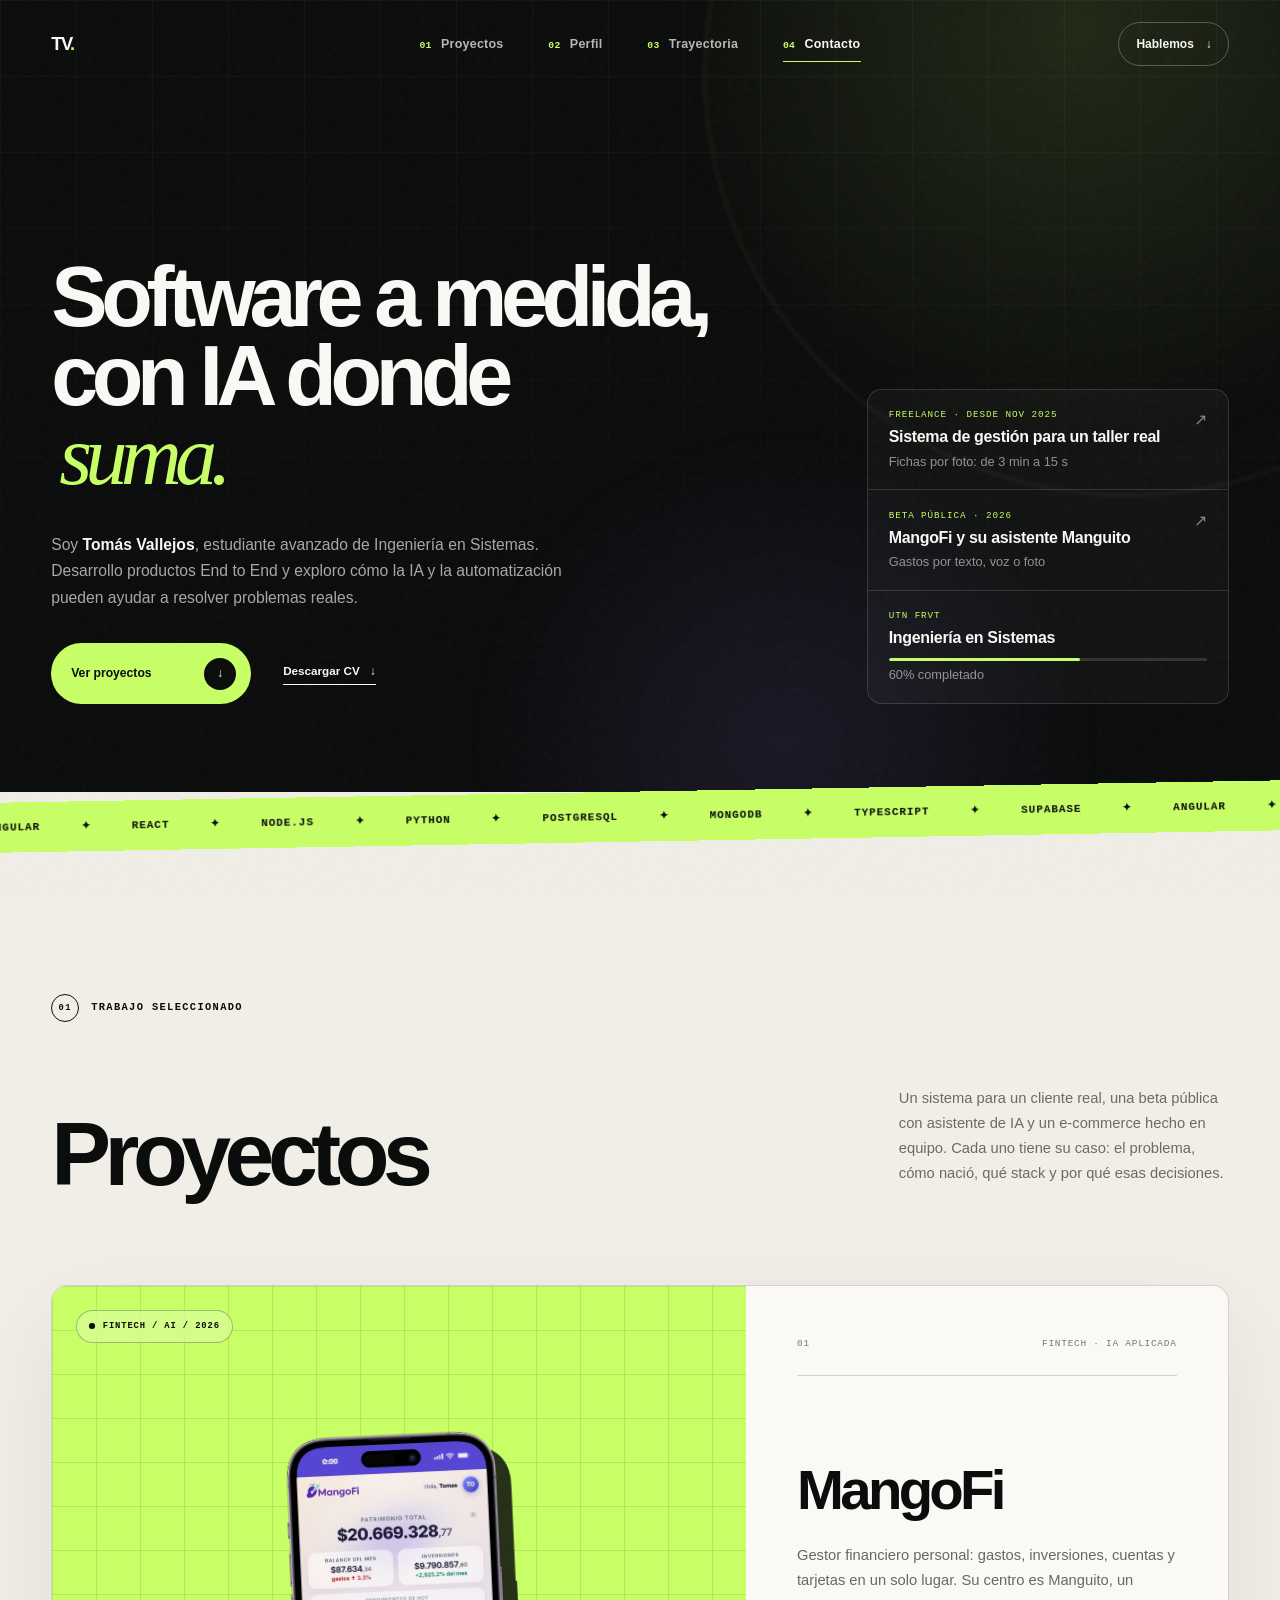
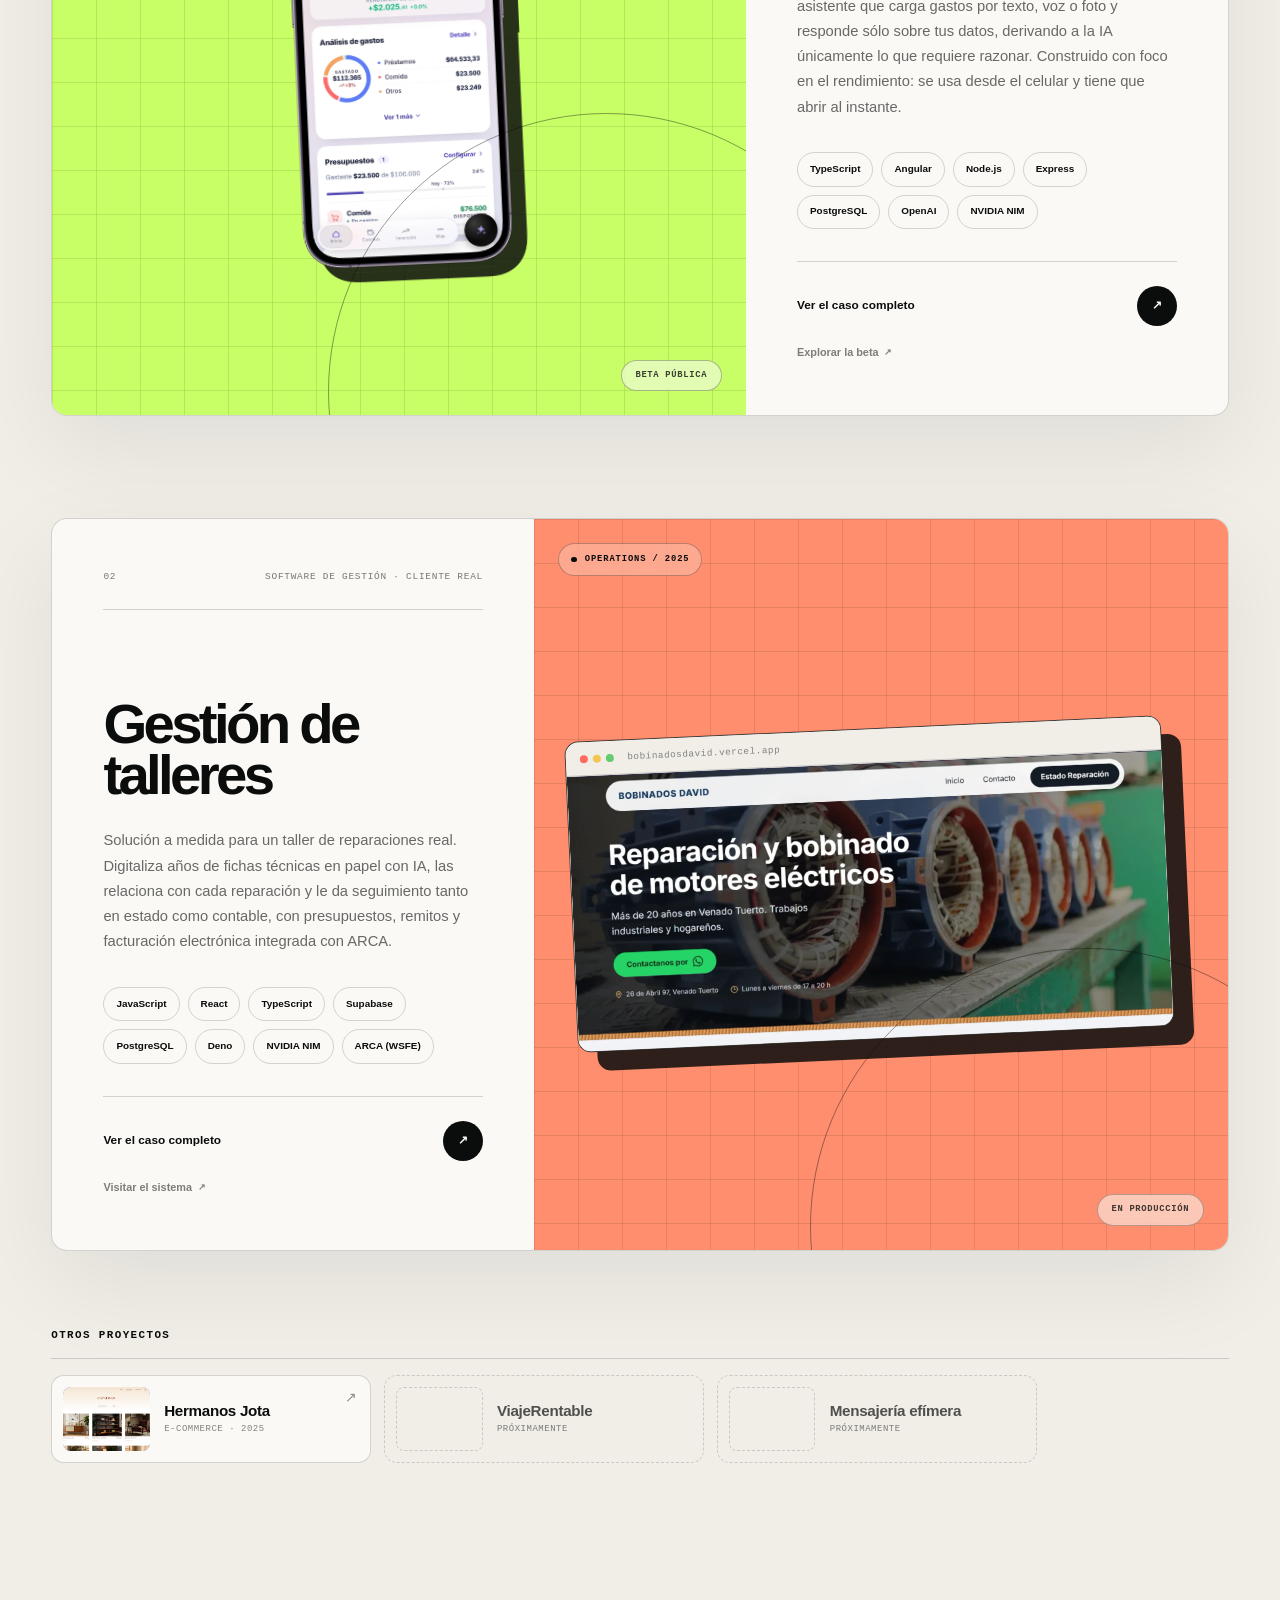
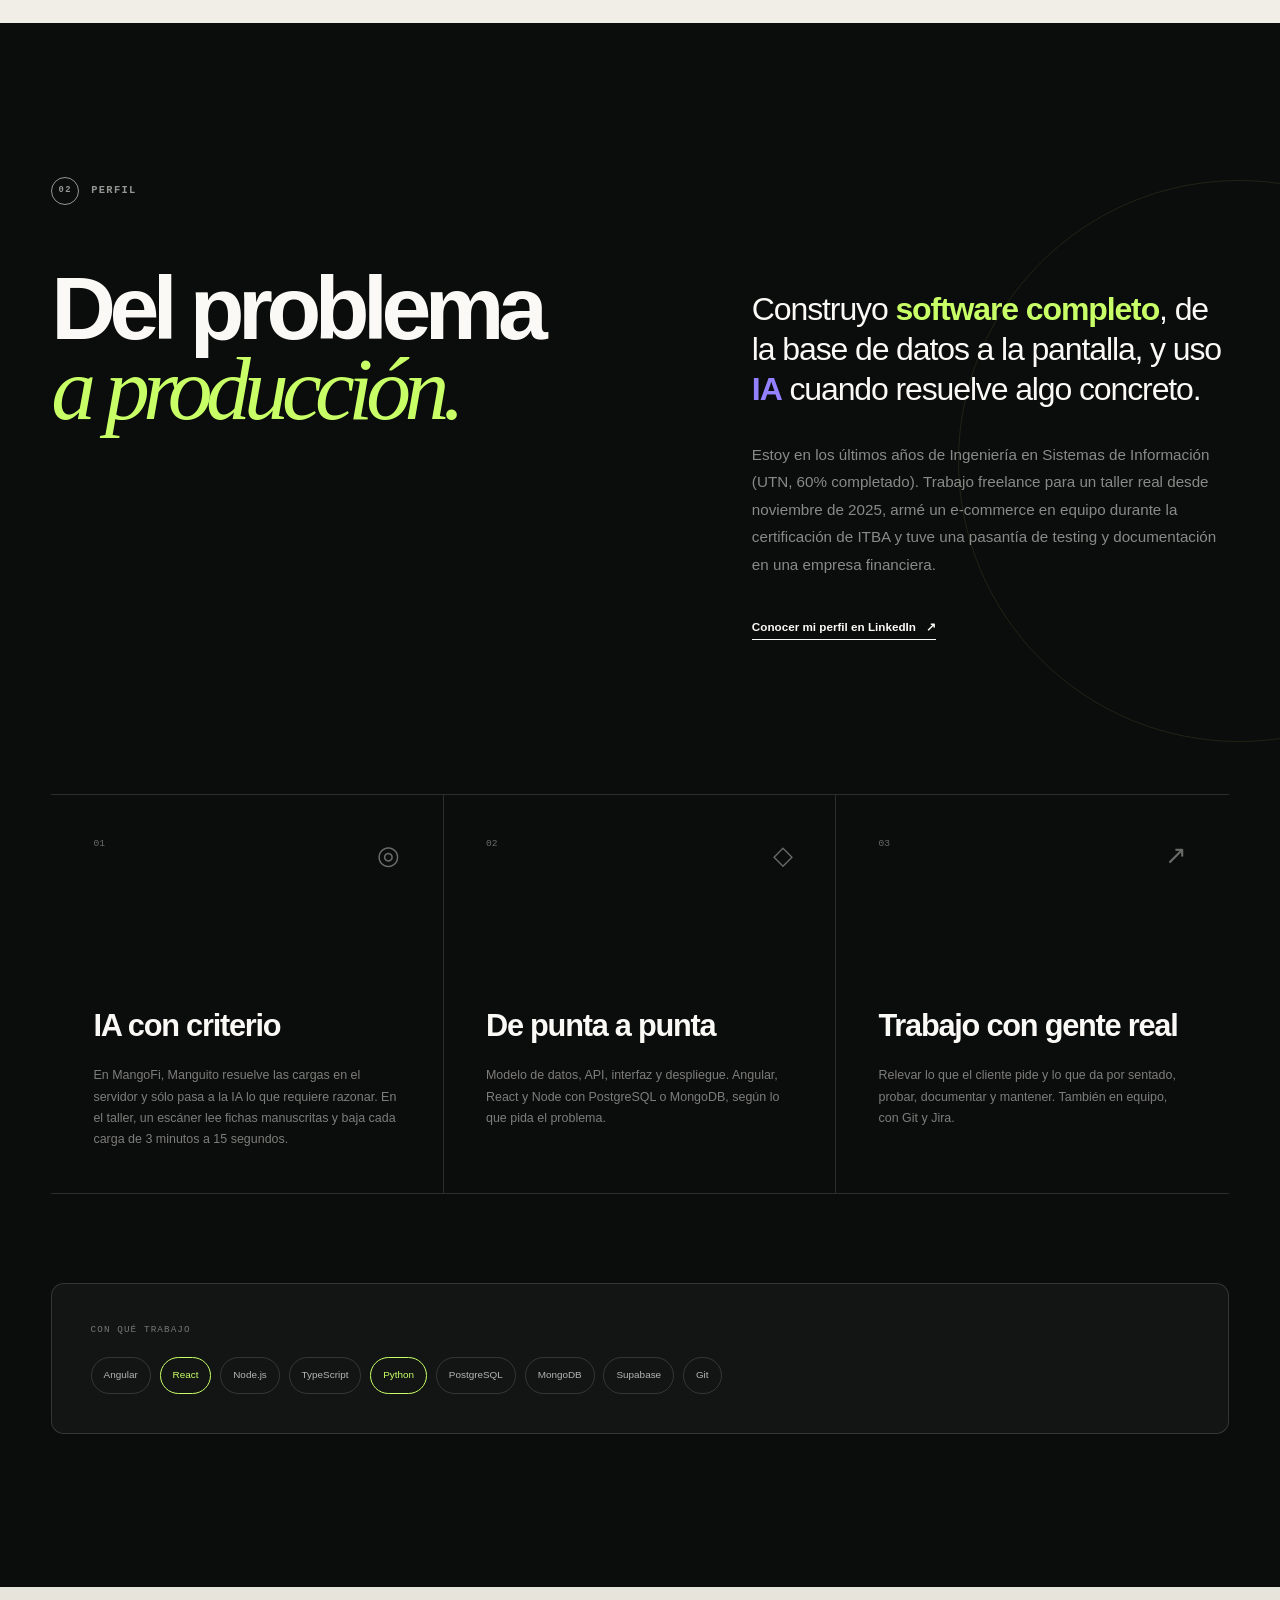
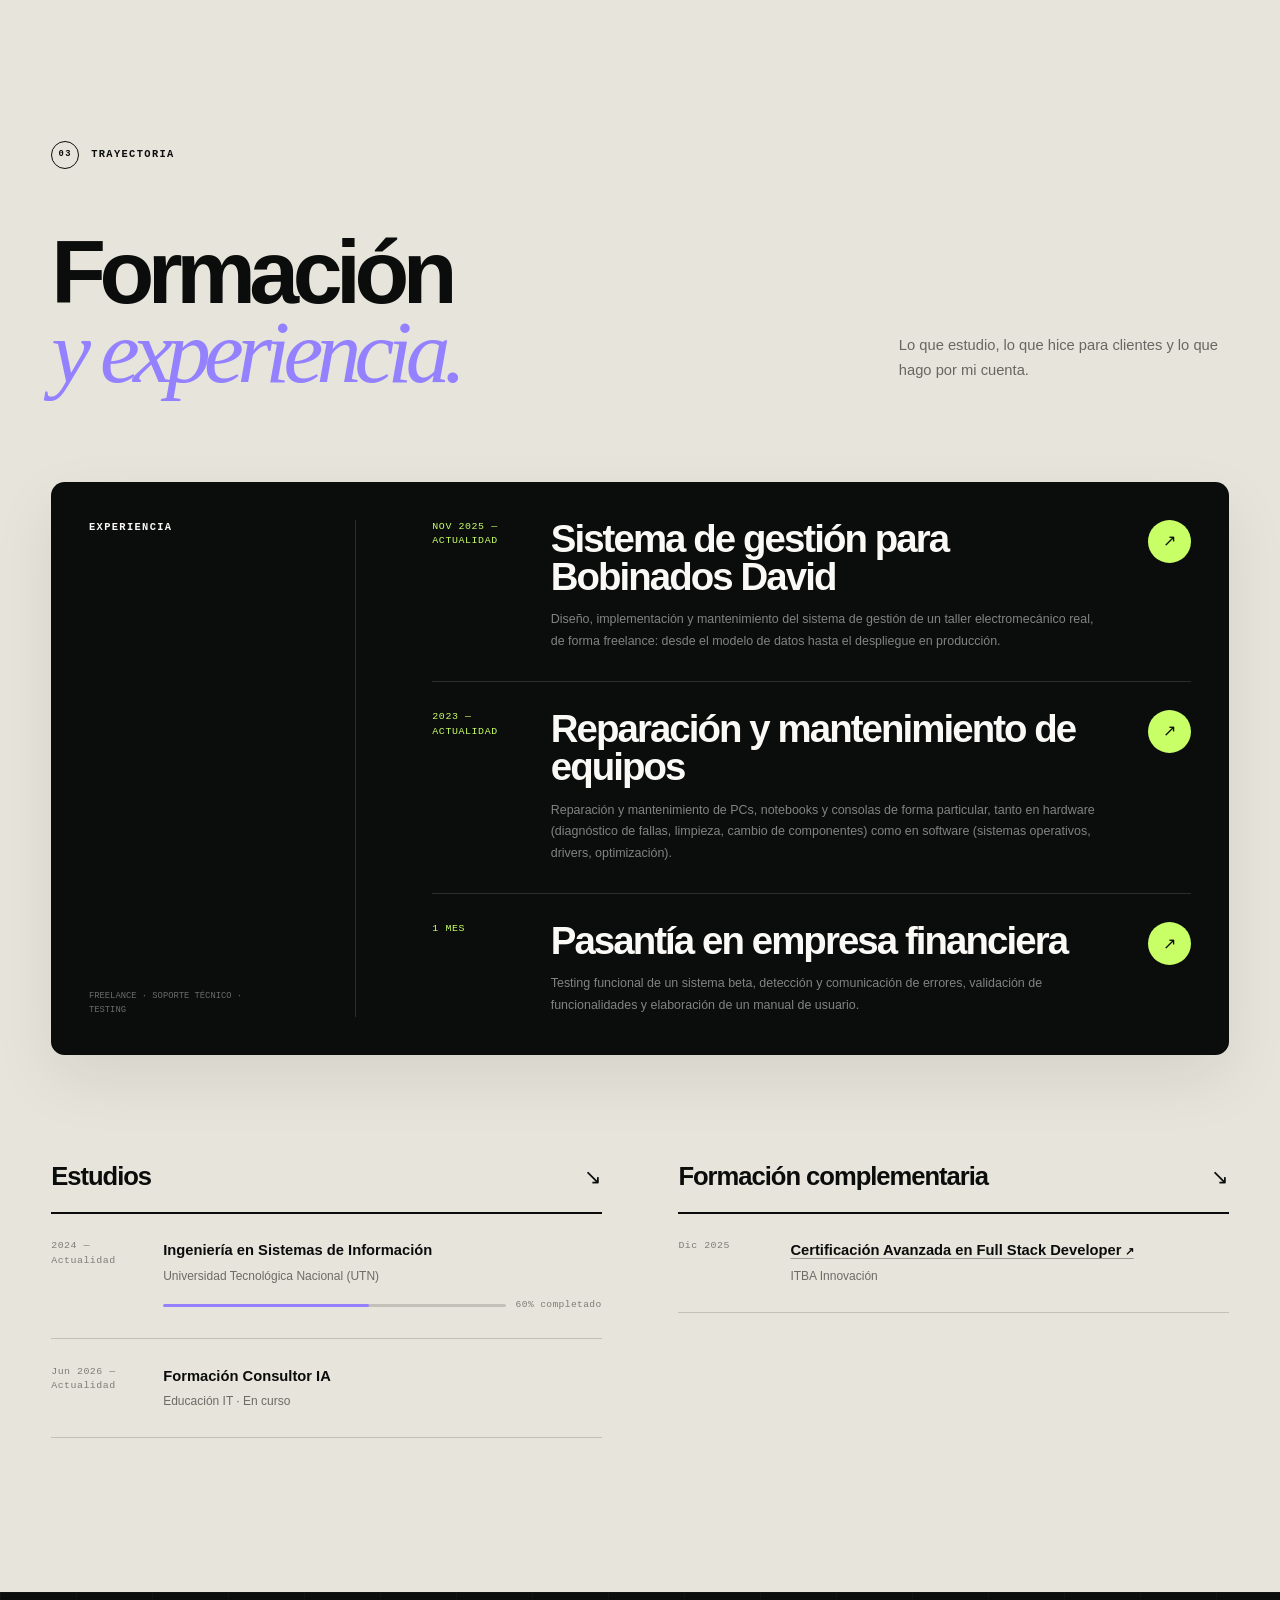
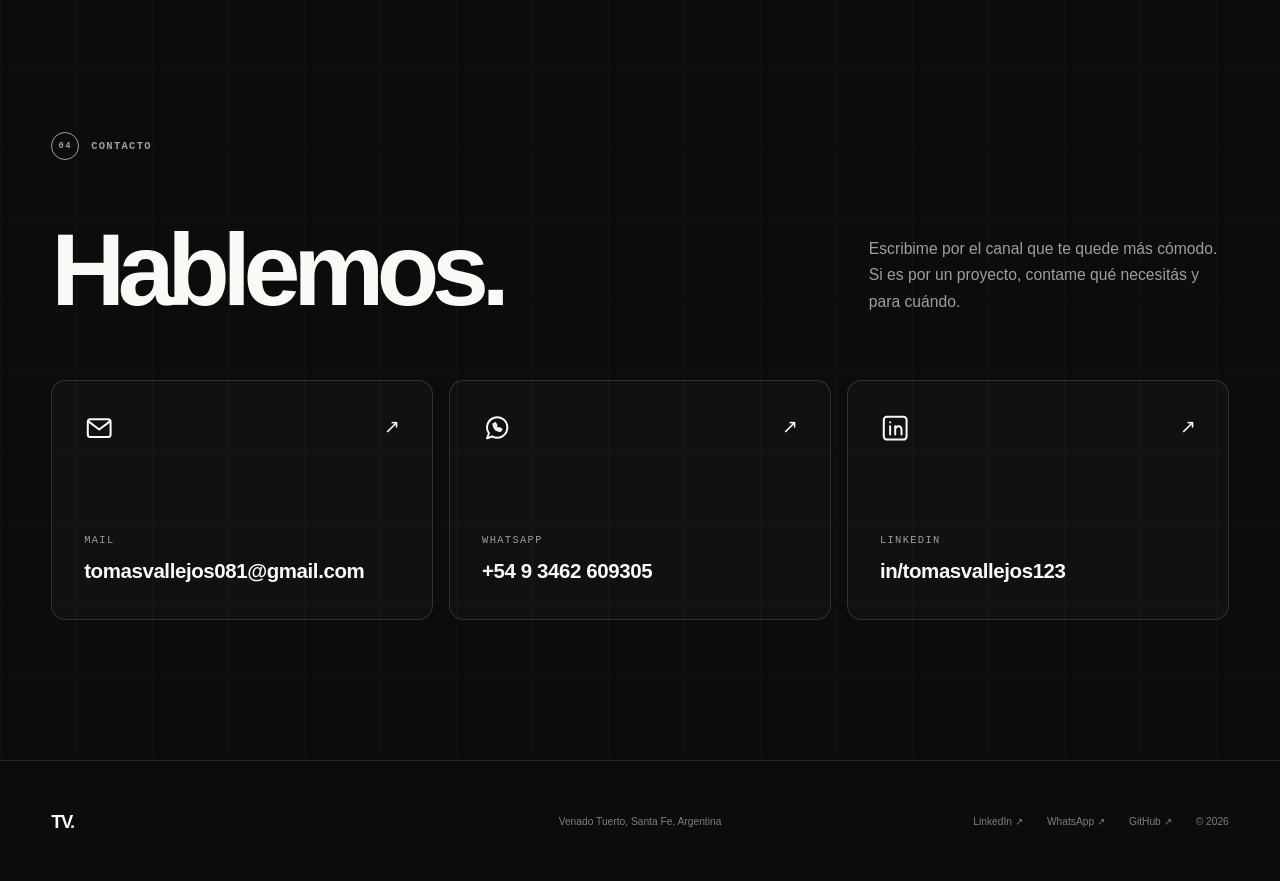
<file: index.html>
<!doctype html>
<html lang="es" class="no-js">
  <head>
    <meta charset="UTF-8" />
    <meta name="viewport" content="width=device-width, initial-scale=1.0" />
    <meta name="theme-color" content="#0b0c0c" />
    <meta
      name="description"
      content="Portfolio de Tomás Vallejos, estudiante de Ingeniería en Sistemas y desarrollador Full Stack. Productos reales con Angular, React, Node.js e IA aplicada, contados como casos de estudio."
    />
    <meta name="author" content="Tomás Vallejos" />
    <meta property="og:type" content="website" />
    <meta property="og:locale" content="es_AR" />
    <meta property="og:title" content="Tomás Vallejos — Desarrollador Full Stack & IA" />
    <meta
      property="og:description"
      content="Tres productos en producción, contados de punta a punta: qué problema resuelven, cómo se construyeron y por qué se tomó cada decisión."
    />
    <meta property="og:image" content="https://tomasvallejos.tech/assets/og-image.png" />
    <meta property="og:url" content="https://tomasvallejos.tech/" />
    <meta name="twitter:card" content="summary_large_image" />
    <meta name="twitter:title" content="Tomás Vallejos — Desarrollador Full Stack & IA" />
    <meta
      name="twitter:description"
      content="Tres productos en producción, contados de punta a punta: qué problema resuelven, cómo se construyeron y por qué se tomó cada decisión."
    />
    <meta name="twitter:image" content="https://tomasvallejos.tech/assets/og-image.png" />
    <title>Tomás Vallejos — Desarrollador de software</title>
    <link rel="canonical" href="https://tomasvallejos.tech/" />
    <link rel="icon" href="assets/favicon.svg" type="image/svg+xml" />
    <link rel="stylesheet" href="styles.css?v=20260943" />
    <script>
      document.documentElement.classList.remove('no-js');
      document.documentElement.classList.add('js');
    </script>
    <script type="application/ld+json">
      {
        "@context": "https://schema.org",
        "@type": "Person",
        "name": "Tomás Vallejos",
        "jobTitle": "Estudiante de Ingeniería en Sistemas y desarrollador Full Stack",
        "email": "mailto:tomasvallejos081@gmail.com",
        "telephone": "+5493462609305",
        "address": {
          "@type": "PostalAddress",
          "addressLocality": "Venado Tuerto",
          "addressRegion": "Santa Fe",
          "addressCountry": "AR"
        },
        "sameAs": [
          "https://www.linkedin.com/in/tomasvallejos123",
          "https://github.com/tomasvallejos1"
        ]
      }
    </script>
  </head>
  <body>
    <a class="skip-link" href="#contenido">Saltar al contenido</a>
    <div class="page-noise" aria-hidden="true"></div>
    <div class="scroll-progress" aria-hidden="true"><span></span></div>
    <div class="pointer-glow" aria-hidden="true"></div>

    <header class="site-header" data-header>
      <div class="header-inner">
        <a class="brand" href="#inicio" aria-label="Tomás Vallejos, volver al inicio">
          <span>TV</span><i>.</i>
        </a>

        <nav class="desktop-nav" aria-label="Navegación principal">
          <a href="#proyectos"><span>01</span> Proyectos</a>
          <a href="#perfil"><span>02</span> Perfil</a>
          <a href="#trayectoria"><span>03</span> Trayectoria</a>
          <a href="#contacto"><span>04</span> Contacto</a>
        </nav>

        <a
          class="header-cta magnetic"
          href="#contacto"
        >
          Hablemos <span aria-hidden="true">↓</span>
        </a>

        <button
          class="menu-toggle"
          type="button"
          aria-expanded="false"
          aria-controls="mobile-menu"
          aria-label="Abrir menú"
        >
          <span></span><span></span>
        </button>
      </div>

      <div class="mobile-menu" id="mobile-menu" aria-hidden="true">
        <nav aria-label="Navegación móvil">
          <a href="#proyectos"><small>01</small> Proyectos</a>
          <a href="#perfil"><small>02</small> Perfil</a>
          <a href="#trayectoria"><small>03</small> Trayectoria</a>
          <a href="#contacto"><small>04</small> Contacto</a>
        </nav>
        <div class="mobile-menu-footer">
          <span>Sistemas · Full Stack · IA</span>
          <span>Venado Tuerto, Santa Fe</span>
        </div>
      </div>
    </header>

    <main id="contenido">
      <section class="hero" id="inicio" aria-labelledby="hero-title">
        <div class="hero-grid-lines" aria-hidden="true"></div>
        <div class="hero-orb hero-orb-one" aria-hidden="true"></div>
        <div class="hero-orb hero-orb-two" aria-hidden="true"></div>

        <div class="container hero-layout">
          <div class="hero-copy">
            <h1 id="hero-title">
              <span class="title-line"><span>Software a medida,</span></span>
              <span class="title-line"><span>con IA donde</span></span>
              <span class="title-line accent-line"><span>suma.</span></span>
            </h1>

            <p class="hero-intro">
              Soy <strong>Tomás Vallejos</strong>, estudiante avanzado de Ingeniería
              en Sistemas. Desarrollo productos End to End y exploro cómo la IA y
              la automatización pueden ayudar a resolver problemas reales.
            </p>

            <div class="hero-actions">
              <a class="button button-primary magnetic" href="#proyectos">
                Ver proyectos
                <span class="button-icon" aria-hidden="true">↓</span>
              </a>
              <a
                class="text-link"
                href="CV_TOMASVALLEJOS.pdf"
                download="CV-Tomas-Vallejos.pdf"
                data-person-link="cv"
              >
                Descargar CV <span aria-hidden="true">↓</span>
              </a>
            </div>
          </div>

          <aside class="hero-now" aria-label="En qué estoy hoy">
            <a class="now-item" href="proyectos/gestor-taller.html">
              <span class="now-meta">Freelance &middot; desde nov 2025</span>
              <strong>Sistema de gestión para un taller real</strong>
              <span class="now-note">Fichas por foto: de 3 min a 15 s</span>
              <i aria-hidden="true">↗</i>
            </a>
            <a class="now-item" href="proyectos/mangofi.html">
              <span class="now-meta">Beta pública &middot; 2026</span>
              <strong>MangoFi y su asistente Manguito</strong>
              <span class="now-note">Gastos por texto, voz o foto</span>
              <i aria-hidden="true">↗</i>
            </a>
            <div class="now-item now-study">
              <span class="now-meta">UTN FRVT</span>
              <strong>Ingeniería en Sistemas</strong>
              <span class="now-progress" role="progressbar" aria-valuenow="60" aria-valuemin="0" aria-valuemax="100" aria-label="60% de la carrera completado"><span style="width: 60%"></span></span>
              <span class="now-note">60% completado</span>
            </div>
          </aside>
        </div>
      </section>

      <div class="ticker" aria-hidden="true">
        <div class="ticker-track">
          <span>ANGULAR</span><i>✦</i><span>REACT</span><i>✦</i><span>NODE.JS</span><i>✦</i>
          <span>PYTHON</span><i>✦</i><span>POSTGRESQL</span><i>✦</i><span>MONGODB</span><i>✦</i>
          <span>TYPESCRIPT</span><i>✦</i><span>SUPABASE</span><i>✦</i>
          <span>ANGULAR</span><i>✦</i><span>REACT</span><i>✦</i><span>NODE.JS</span><i>✦</i>
          <span>PYTHON</span><i>✦</i><span>POSTGRESQL</span><i>✦</i><span>MONGODB</span><i>✦</i>
          <span>TYPESCRIPT</span><i>✦</i><span>SUPABASE</span><i>✦</i>
        </div>
      </div>

      <section class="section work-section" id="proyectos" aria-labelledby="work-title">
        <div class="container">
          <header class="section-header reveal">
            <div class="section-kicker"><span>01</span> Trabajo seleccionado</div>
            <div class="section-heading-row">
              <h2 id="work-title">Proyectos</h2>
              <p>
                Un sistema para un cliente real, una beta pública con asistente de
                IA y un e-commerce hecho en equipo. Cada uno tiene su caso: el
                problema, cómo nació, qué stack y por qué esas decisiones.
              </p>
            </div>
          </header>

          <div class="project-list" id="project-list"></div>

          <div class="more-projects" id="more-projects" hidden>
            <div class="more-head">
              <h3>Otros proyectos</h3>
              <div class="more-arrows">
                <button type="button" class="more-arrow" data-dir="-1" aria-label="Proyectos anteriores">←</button>
                <button type="button" class="more-arrow" data-dir="1" aria-label="Más proyectos">→</button>
              </div>
            </div>
            <div class="more-track" id="more-track" tabindex="0" aria-label="Otros proyectos, deslizá para ver más"></div>
          </div>
        </div>
      </section>

      <section class="section profile-section" id="perfil" aria-labelledby="profile-title">
        <div class="container">
          <div class="profile-intro">
            <div class="profile-sticky reveal">
              <div class="section-kicker light"><span>02</span> Perfil</div>
              <h2 id="profile-title">Del problema<br /><em>a producción.</em></h2>
            </div>

            <div class="profile-copy reveal">
              <p class="profile-lead">
                Construyo <strong>software completo</strong>, de la base de datos a
                la pantalla, y uso <strong>IA</strong> cuando resuelve algo concreto.
              </p>
              <p>
                Estoy en los últimos años de Ingeniería en Sistemas de Información
                (UTN, 60% completado). Trabajo freelance para un taller real desde
                noviembre de 2025, armé un e-commerce en equipo durante la
                certificación de ITBA y tuve una pasantía de testing y
                documentación en una empresa financiera.
              </p>
              <a
                class="line-link"
                href="https://www.linkedin.com/in/tomasvallejos123"
                target="_blank"
                rel="noreferrer"
                data-person-link="linkedin"
              >
                Conocer mi perfil en LinkedIn <span aria-hidden="true">↗</span>
              </a>
            </div>
          </div>

          <div class="principles-grid">
            <article class="principle-card reveal">
              <div class="principle-top"><span>01</span><i aria-hidden="true">◎</i></div>
              <h3>IA con criterio</h3>
              <p>En MangoFi, Manguito resuelve las cargas en el servidor y sólo pasa a la IA lo que requiere razonar. En el taller, un escáner lee fichas manuscritas y baja cada carga de 3 minutos a 15 segundos.</p>
            </article>
            <article class="principle-card reveal">
              <div class="principle-top"><span>02</span><i aria-hidden="true">◇</i></div>
              <h3>De punta a punta</h3>
              <p>Modelo de datos, API, interfaz y despliegue. Angular, React y Node con PostgreSQL o MongoDB, según lo que pida el problema.</p>
            </article>
            <article class="principle-card reveal">
              <div class="principle-top"><span>03</span><i aria-hidden="true">↗</i></div>
              <h3>Trabajo con gente real</h3>
              <p>Relevar lo que el cliente pide y lo que da por sentado, probar, documentar y mantener. También en equipo, con Git y Jira.</p>
            </article>
          </div>

          <div class="craft-grid">
            <article class="craft-card tags-card reveal">
              <span class="card-label">Con qué trabajo</span>
              <div class="tag-cloud">
                <span>Angular</span><span>React</span><span>Node.js</span>
                <span>TypeScript</span><span>Python</span><span>PostgreSQL</span>
                <span>MongoDB</span><span>Supabase</span><span>Git</span>
              </div>
            </article>
          </div>
        </div>
      </section>

      <section class="section journey-section" id="trayectoria" aria-labelledby="journey-title">
        <div class="container">
          <header class="section-header reveal">
            <div class="section-kicker"><span>03</span> Trayectoria</div>
            <div class="section-heading-row journey-heading">
              <h2 id="journey-title">Formación<br /><em>y experiencia.</em></h2>
              <p>
                Lo que estudio, lo que hice para clientes y lo que hago por mi
                cuenta.
              </p>
            </div>
          </header>

          <div class="journey-grid">
            <section class="journey-column reveal" aria-labelledby="education-title">
              <div class="journey-column-title">
                <h3 id="education-title">Estudios</h3><span aria-hidden="true">↘</span>
              </div>
              <div class="journey-list" id="education-list"></div>
            </section>

            <section class="journey-column reveal" aria-labelledby="certifications-title">
              <div class="journey-column-title">
                <h3 id="certifications-title">Formación complementaria</h3><span aria-hidden="true">↘</span>
              </div>
              <div class="journey-list" id="certifications-list"></div>
            </section>
          </div>

          <div class="data-notice reveal" id="data-notice" role="note" hidden>
            <span class="data-notice-icon" aria-hidden="true">i</span>
            <p>
              <strong>Información en actualización.</strong>
              Algunos datos profesionales todavía se están consolidando desde el CV.
            </p>
          </div>
        </div>
      </section>

      <section class="contact-section" id="contacto" aria-labelledby="contact-title">
        <div class="contact-grid" aria-hidden="true"></div>
        <div class="container contact-inner">
          <header class="contact-head reveal">
            <div>
              <div class="section-kicker light"><span>04</span> Contacto</div>
              <h2 id="contact-title">Hablemos.</h2>
            </div>
            <p class="contact-lead">
              Escribime por el canal que te quede más cómodo. Si es por un
              proyecto, contame qué necesitás y para cuándo.
            </p>
          </header>

          <div class="contact-channels">
            <a class="contact-channel reveal" href="mailto:tomasvallejos081@gmail.com" data-person-link="email">
              <span class="channel-top"><svg viewBox="0 0 24 24" fill="none" stroke="currentColor" stroke-width="1.6" stroke-linecap="round" stroke-linejoin="round" aria-hidden="true"><rect x="3" y="5" width="18" height="14" rx="2"/><path d="m4 7 8 6 8-6"/></svg><i aria-hidden="true">↗</i></span>
              <span><span class="channel-name">Mail</span><span class="channel-value">tomasvallejos081@gmail.com</span></span>
            </a>
            <a class="contact-channel reveal" href="https://wa.me/5493462609305" target="_blank" rel="noreferrer" data-person-link="whatsapp">
              <span class="channel-top"><svg viewBox="0 0 24 24" fill="none" stroke="currentColor" stroke-width="1.6" stroke-linecap="round" stroke-linejoin="round" aria-hidden="true"><path d="M20 11.5a8 8 0 0 1-11.9 7L4 20l1.5-4A8 8 0 1 1 20 11.5Z"/><path d="M9 8.8c.3 2.9 2.4 5 5.3 5.4l1.1-1.3-1.8-1-.8.6a4 4 0 0 1-1.9-1.9l.6-.8-1-1.8L9 8.8Z"/></svg><i aria-hidden="true">↗</i></span>
              <span><span class="channel-name">WhatsApp</span><span class="channel-value">+54 9 3462 609305</span></span>
            </a>
            <a class="contact-channel reveal" href="https://www.linkedin.com/in/tomasvallejos123" target="_blank" rel="noreferrer" data-person-link="linkedin">
              <span class="channel-top"><svg viewBox="0 0 24 24" fill="none" stroke="currentColor" stroke-width="1.6" stroke-linecap="round" stroke-linejoin="round" aria-hidden="true"><rect x="3" y="3" width="18" height="18" rx="2.5"/><path d="M8 10.5V17M8 7.3v.1M12 17v-6.5m0 3c0-2 1.3-3 2.8-3S17 11.6 17 13.5V17"/></svg><i aria-hidden="true">↗</i></span>
              <span><span class="channel-name">LinkedIn</span><span class="channel-value">in/tomasvallejos123</span></span>
            </a>
          </div>
        </div>
      </section>
    </main>

    <footer class="site-footer">
      <div class="container footer-inner">
        <a class="brand footer-brand" href="#inicio" aria-label="Volver al inicio"><span>TV</span><i>.</i></a>
        <p data-person-text="location">Venado Tuerto, Santa Fe, Argentina</p>
        <div>
          <a
            href="https://www.linkedin.com/in/tomasvallejos123"
            target="_blank"
            rel="noreferrer"
            data-person-link="linkedin"
          >LinkedIn ↗</a>
          <a
            href="https://wa.me/5493462609305"
            target="_blank"
            rel="noreferrer"
            data-person-link="whatsapp"
          >WhatsApp ↗</a>
          <a
            href="https://github.com/tomasvallejos1"
            target="_blank"
            rel="noreferrer"
            data-person-link="github"
          >GitHub ↗</a>
          <span>© <span id="current-year">2026</span></span>
        </div>
      </div>
    </footer>

    <noscript>
      <div class="noscript-message">Activá JavaScript para ver los proyectos y las interacciones del portfolio.</div>
    </noscript>

    <script src="content.js?v=20260943" defer></script>
    <script src="script.js?v=20260943" defer></script>
    <script src="ui.js?v=20260943" defer></script>
  </body>
</html>
</file>
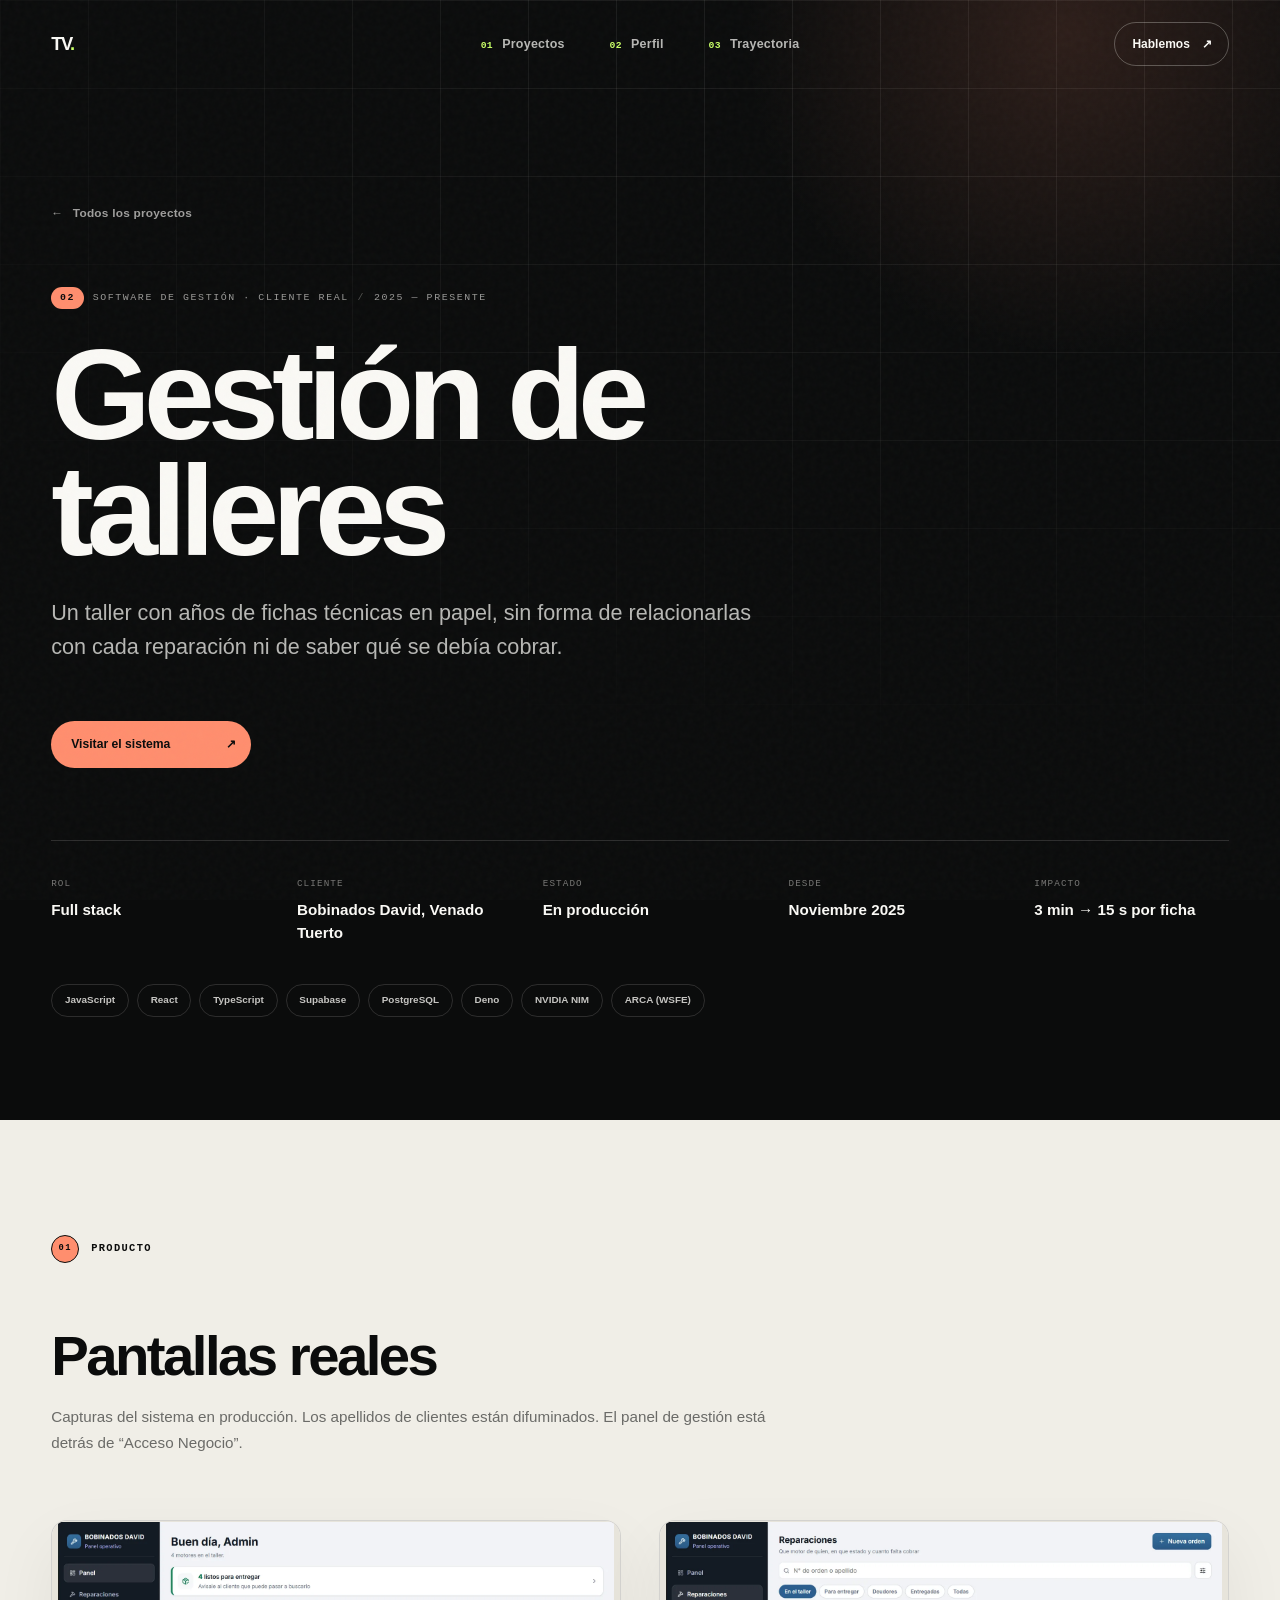
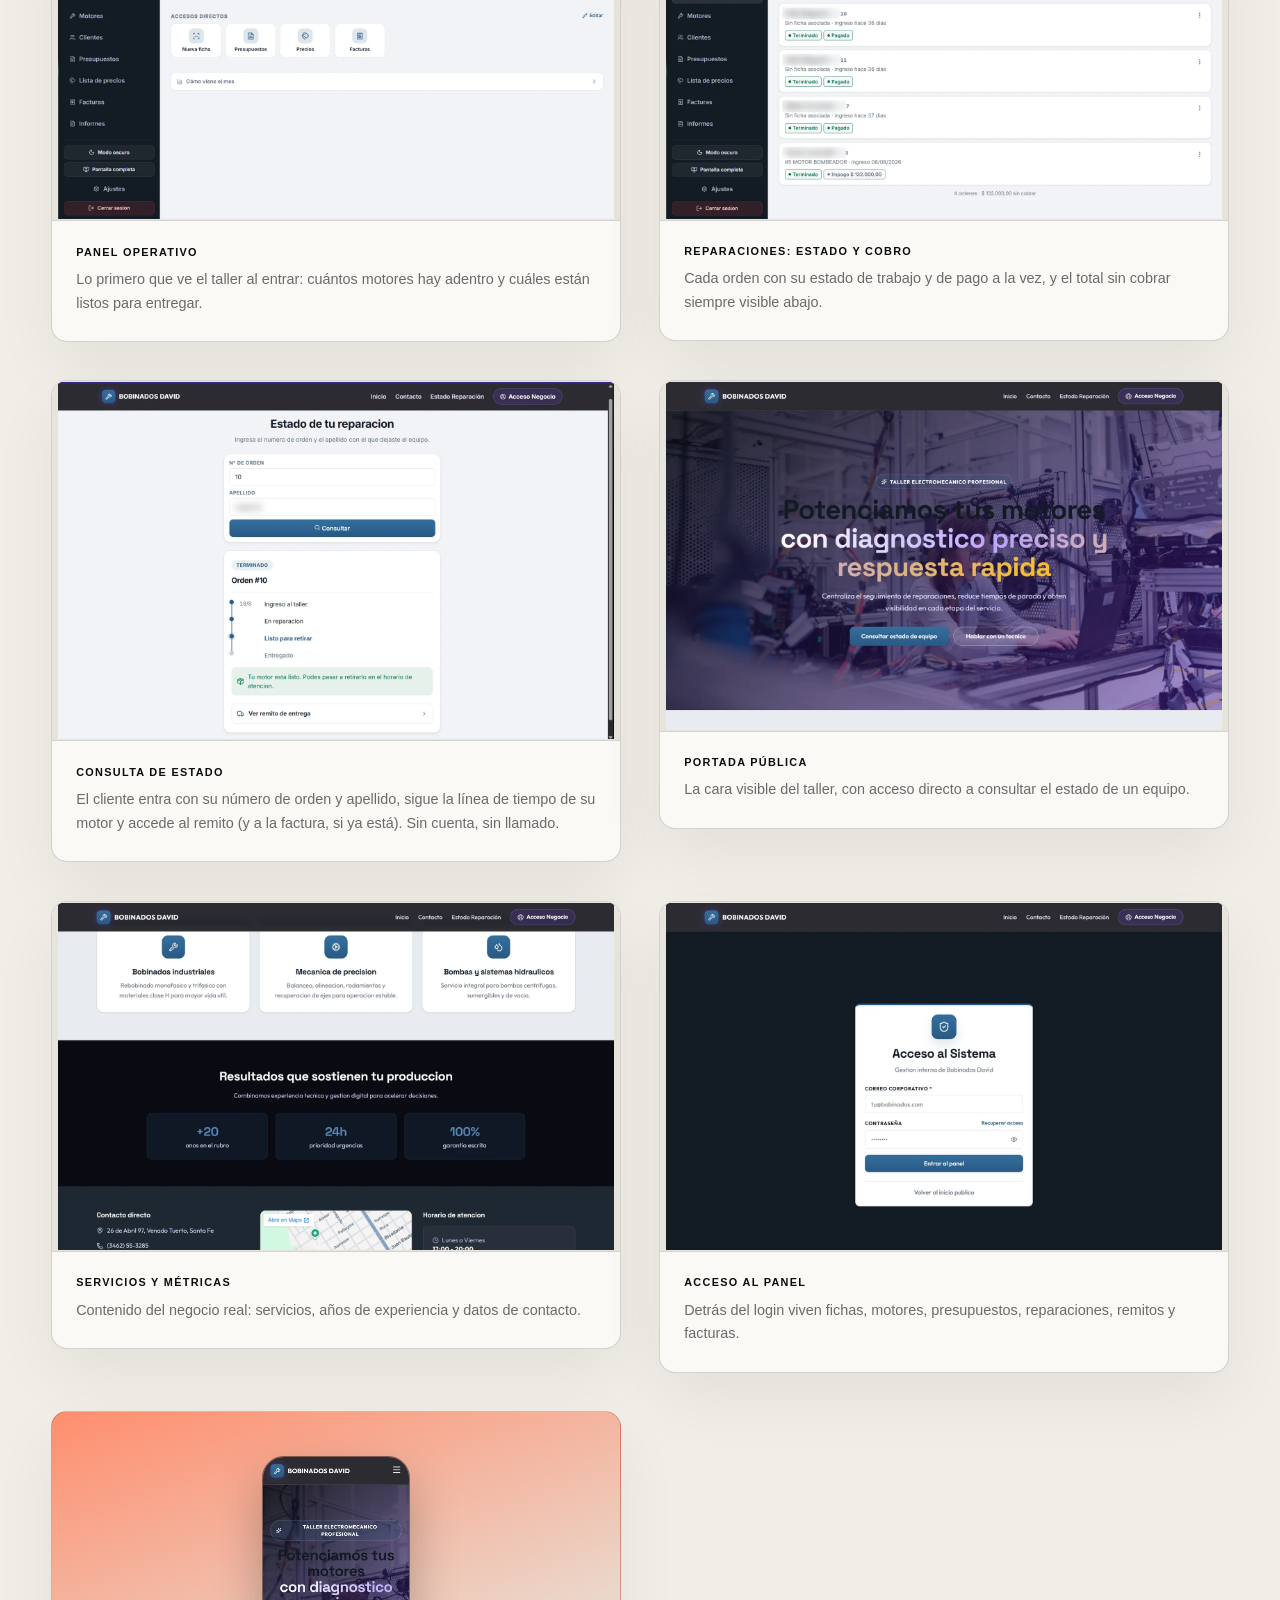
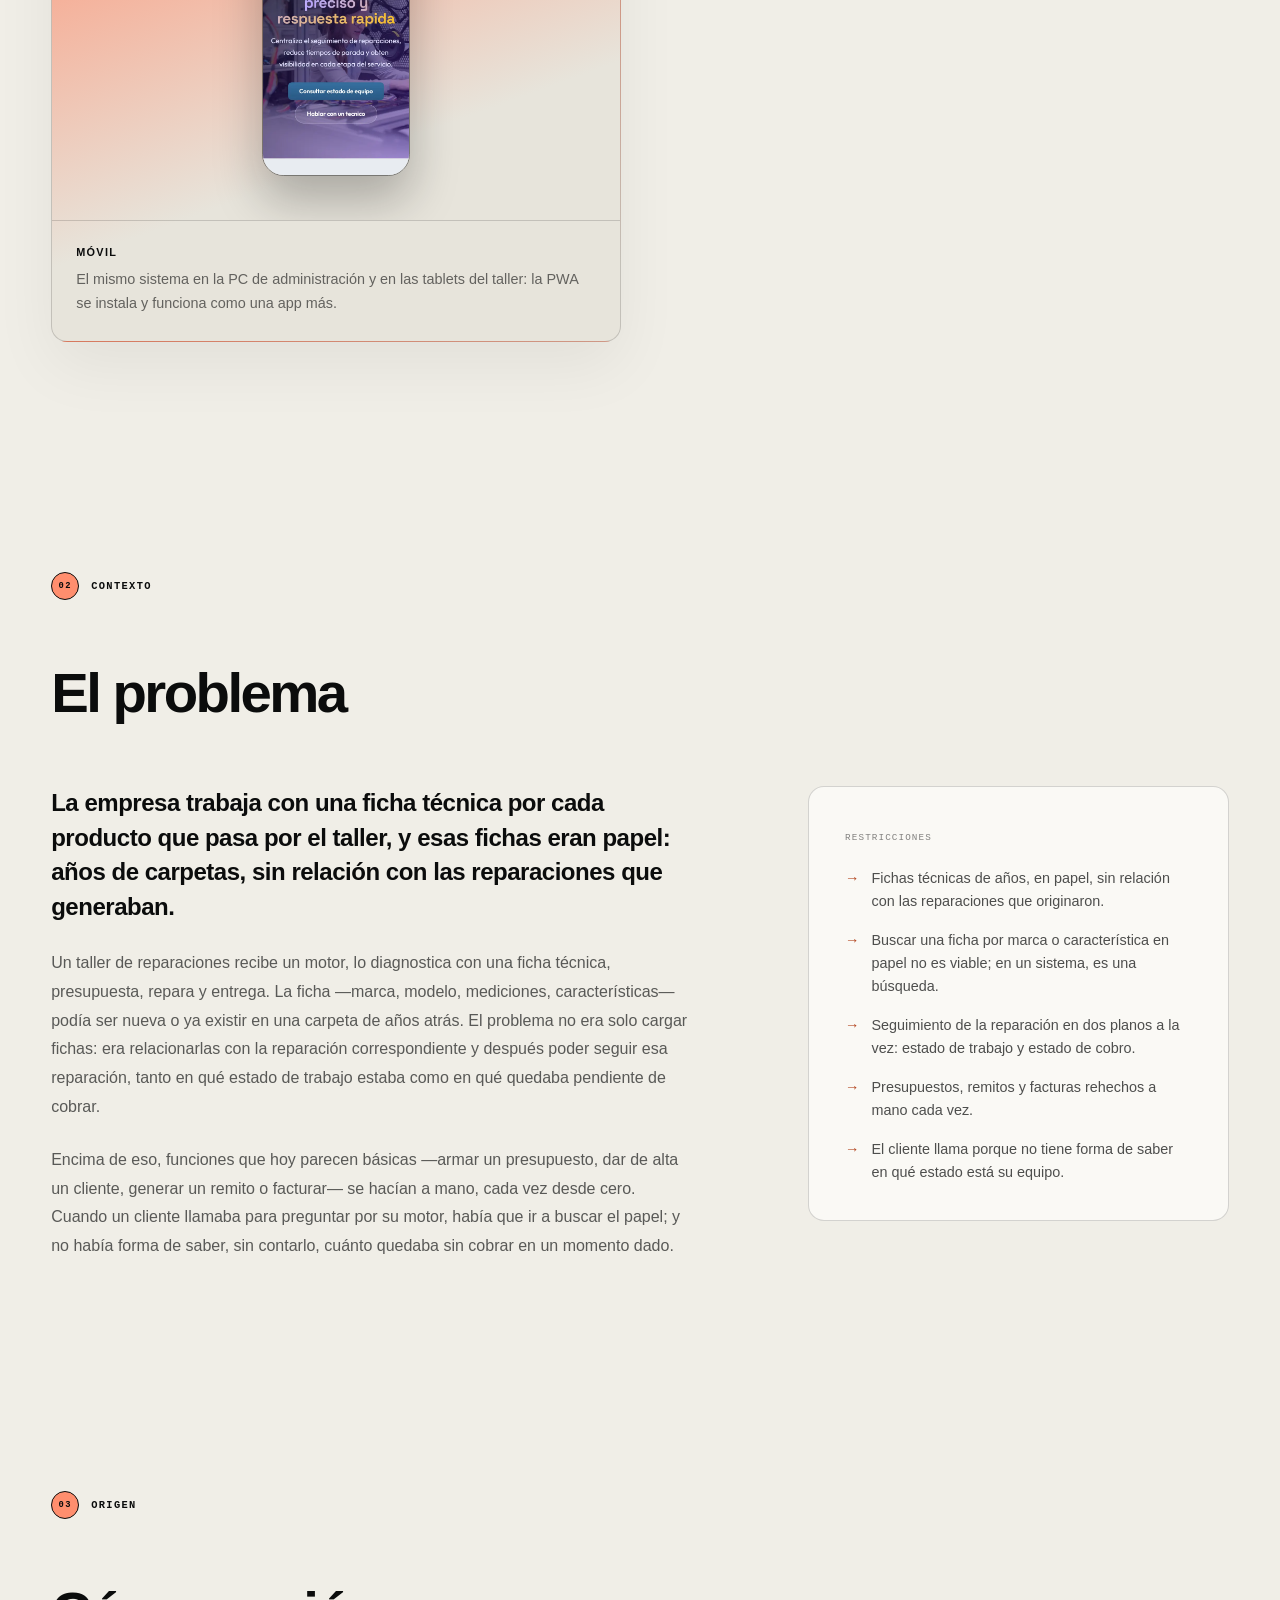
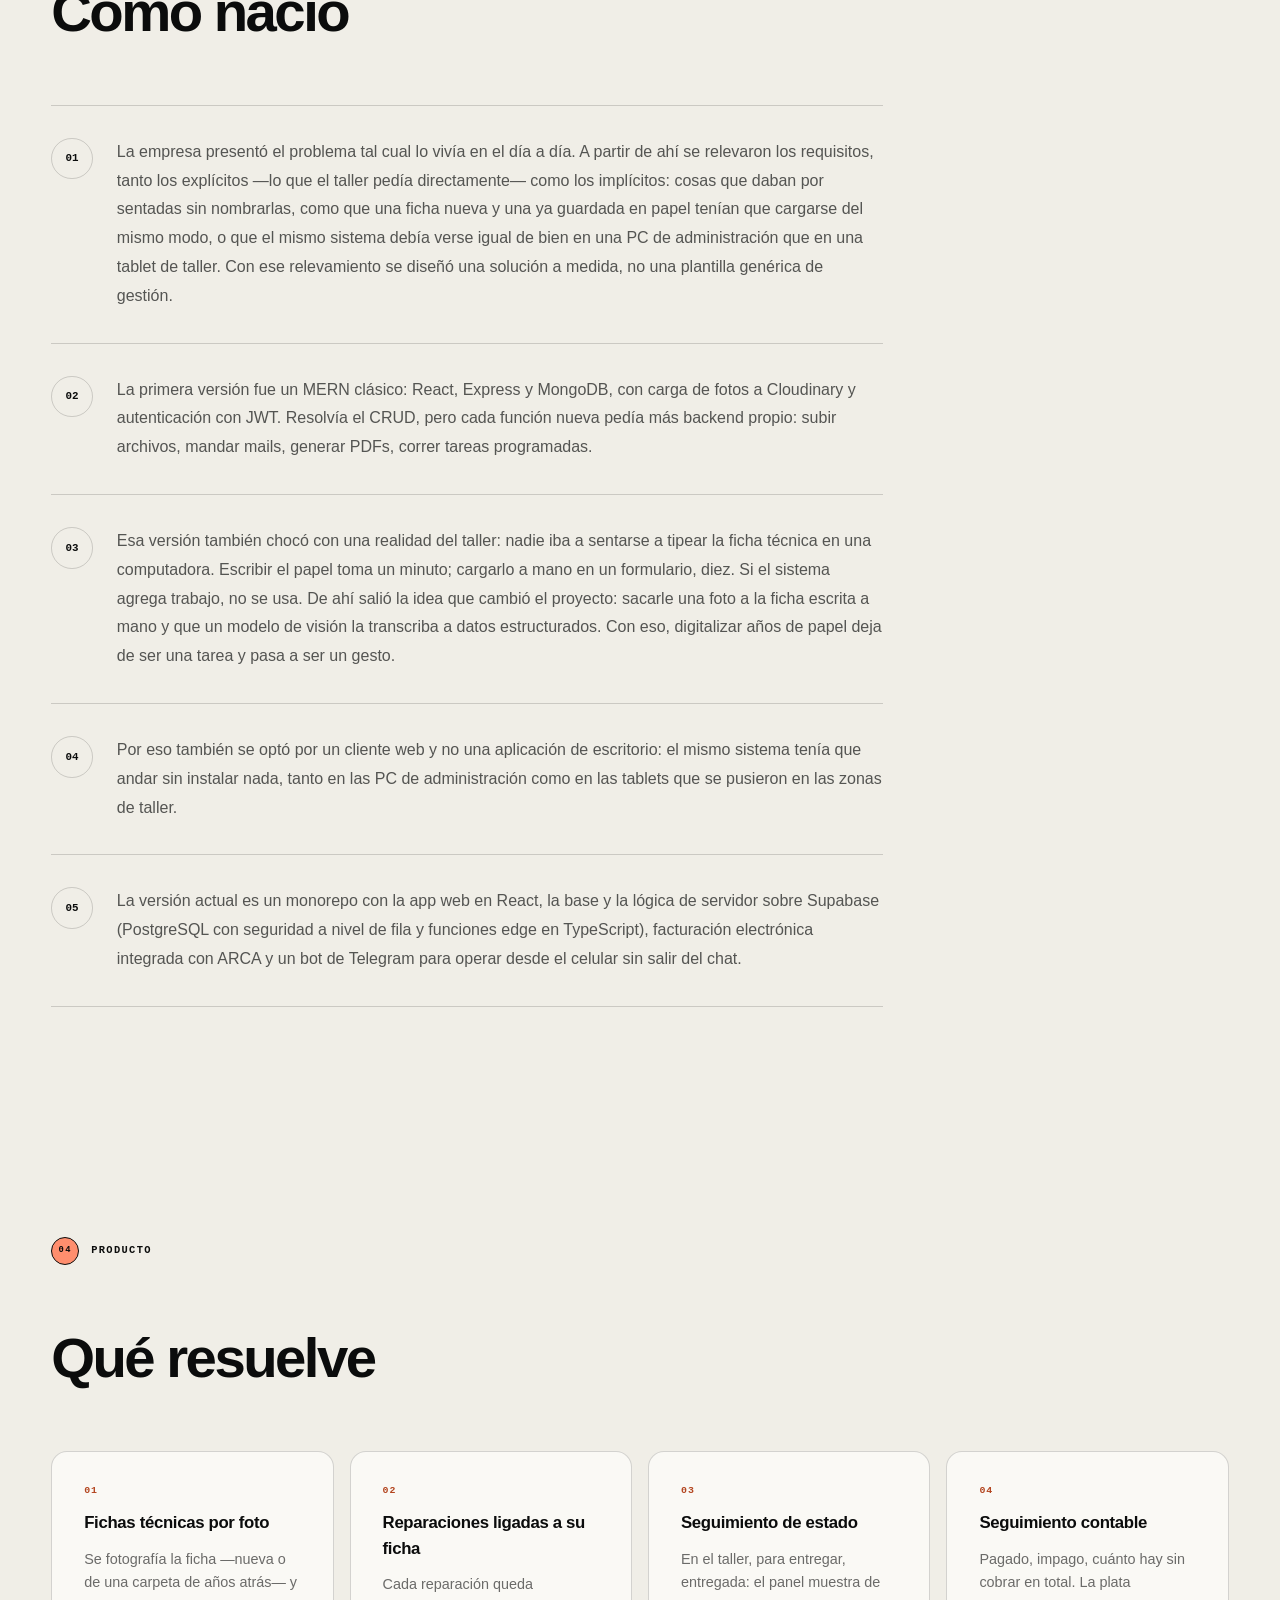
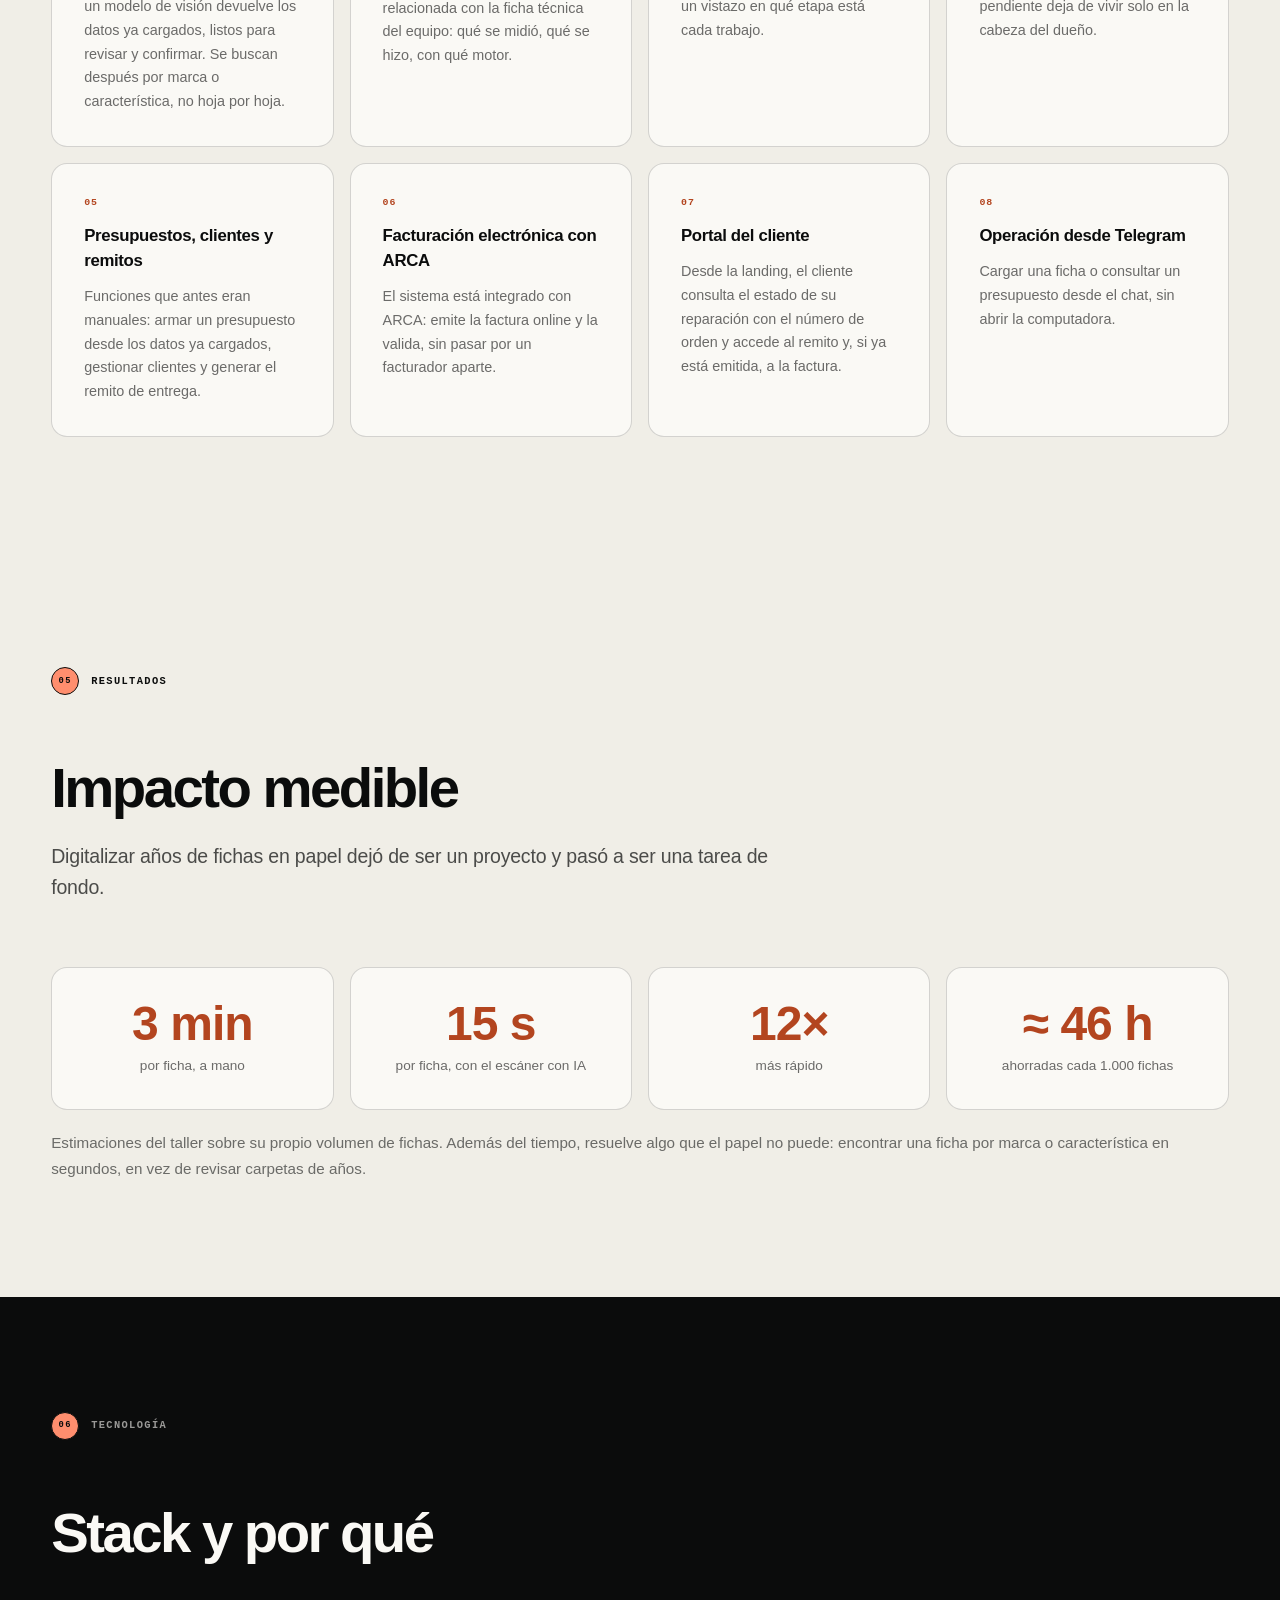
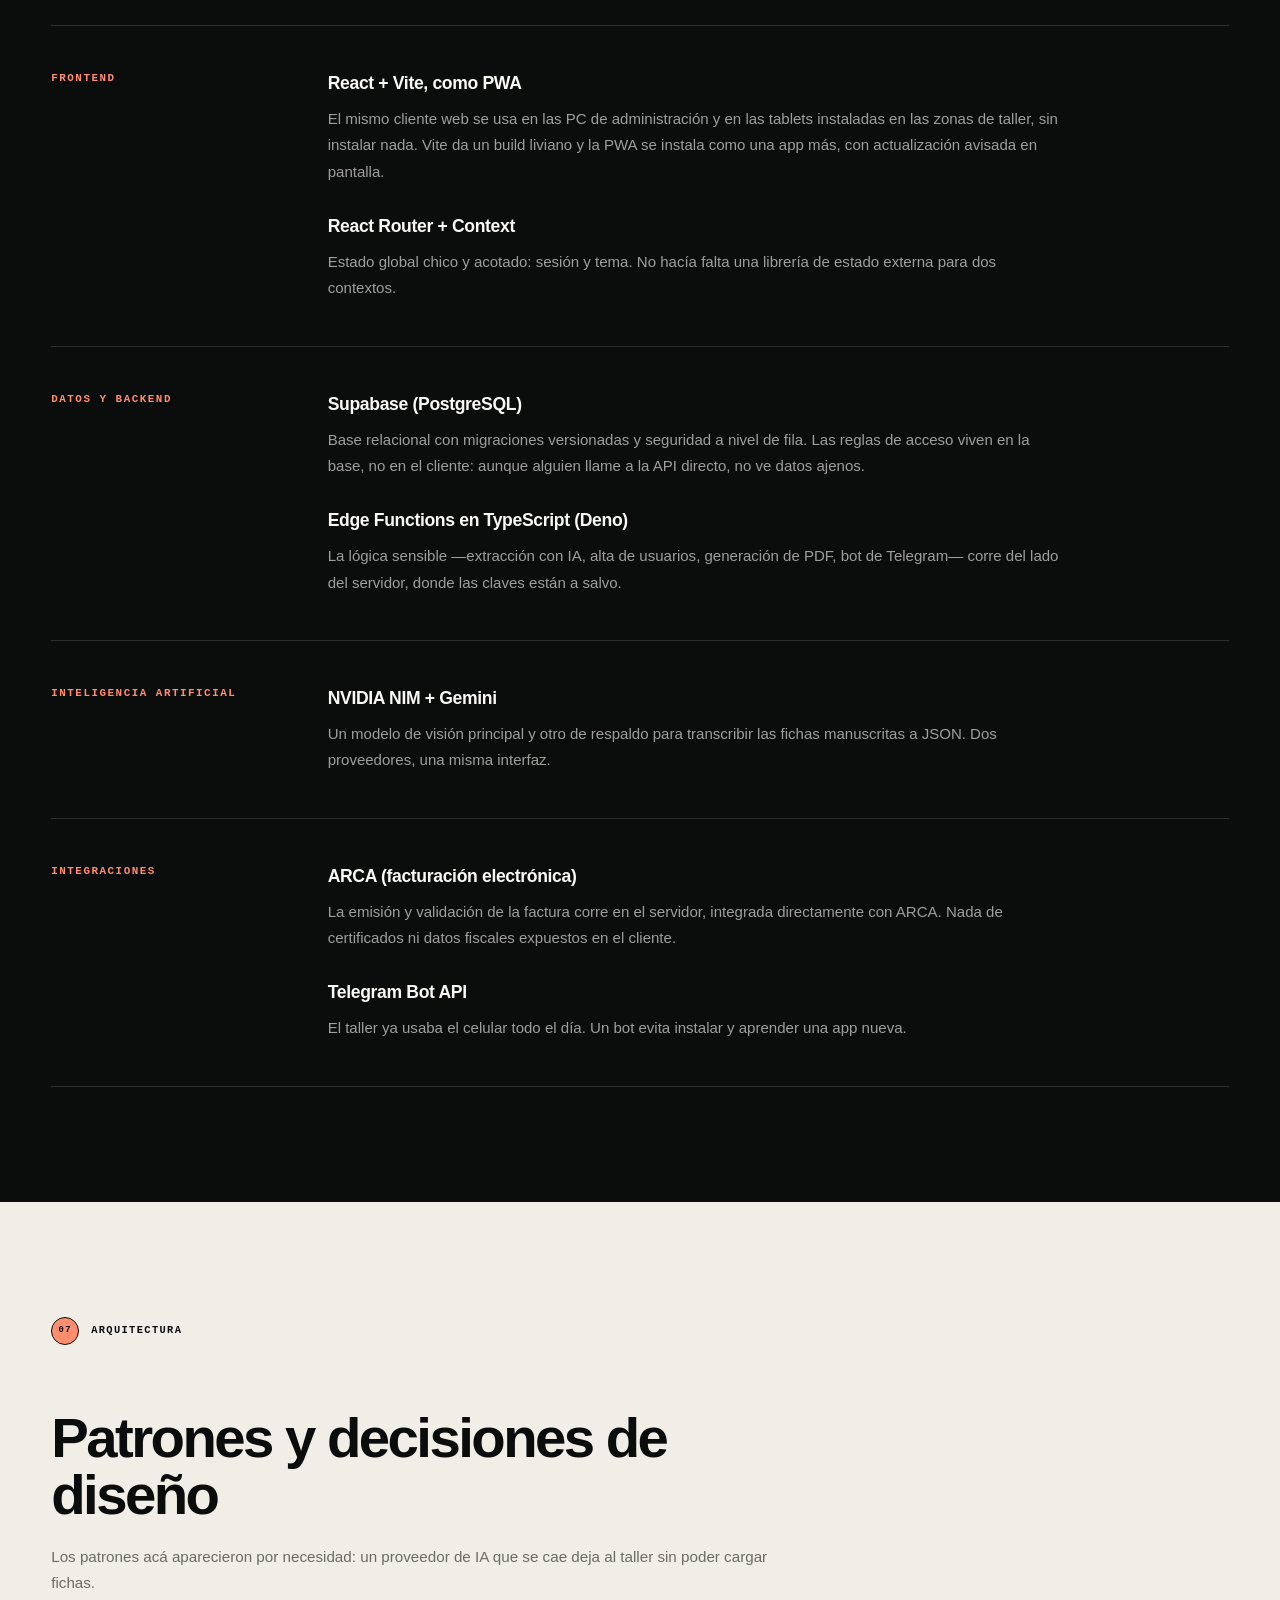
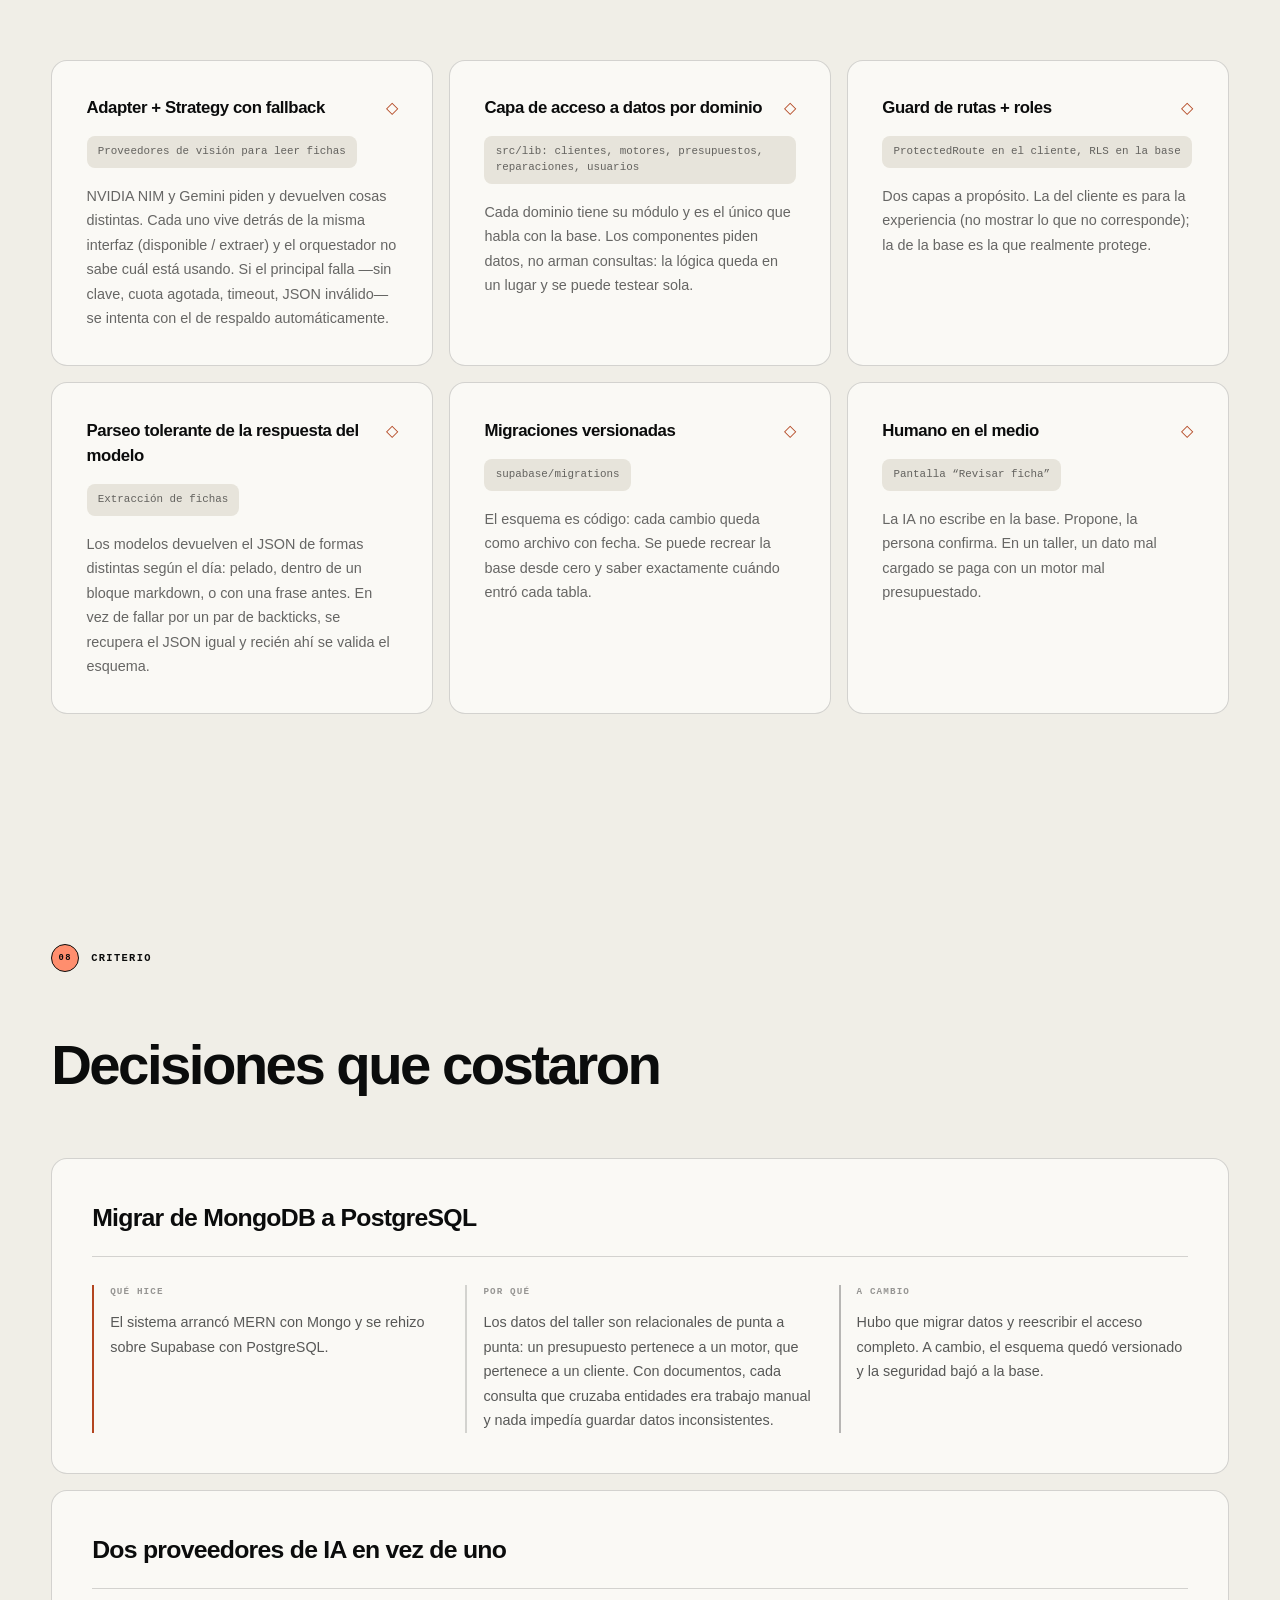
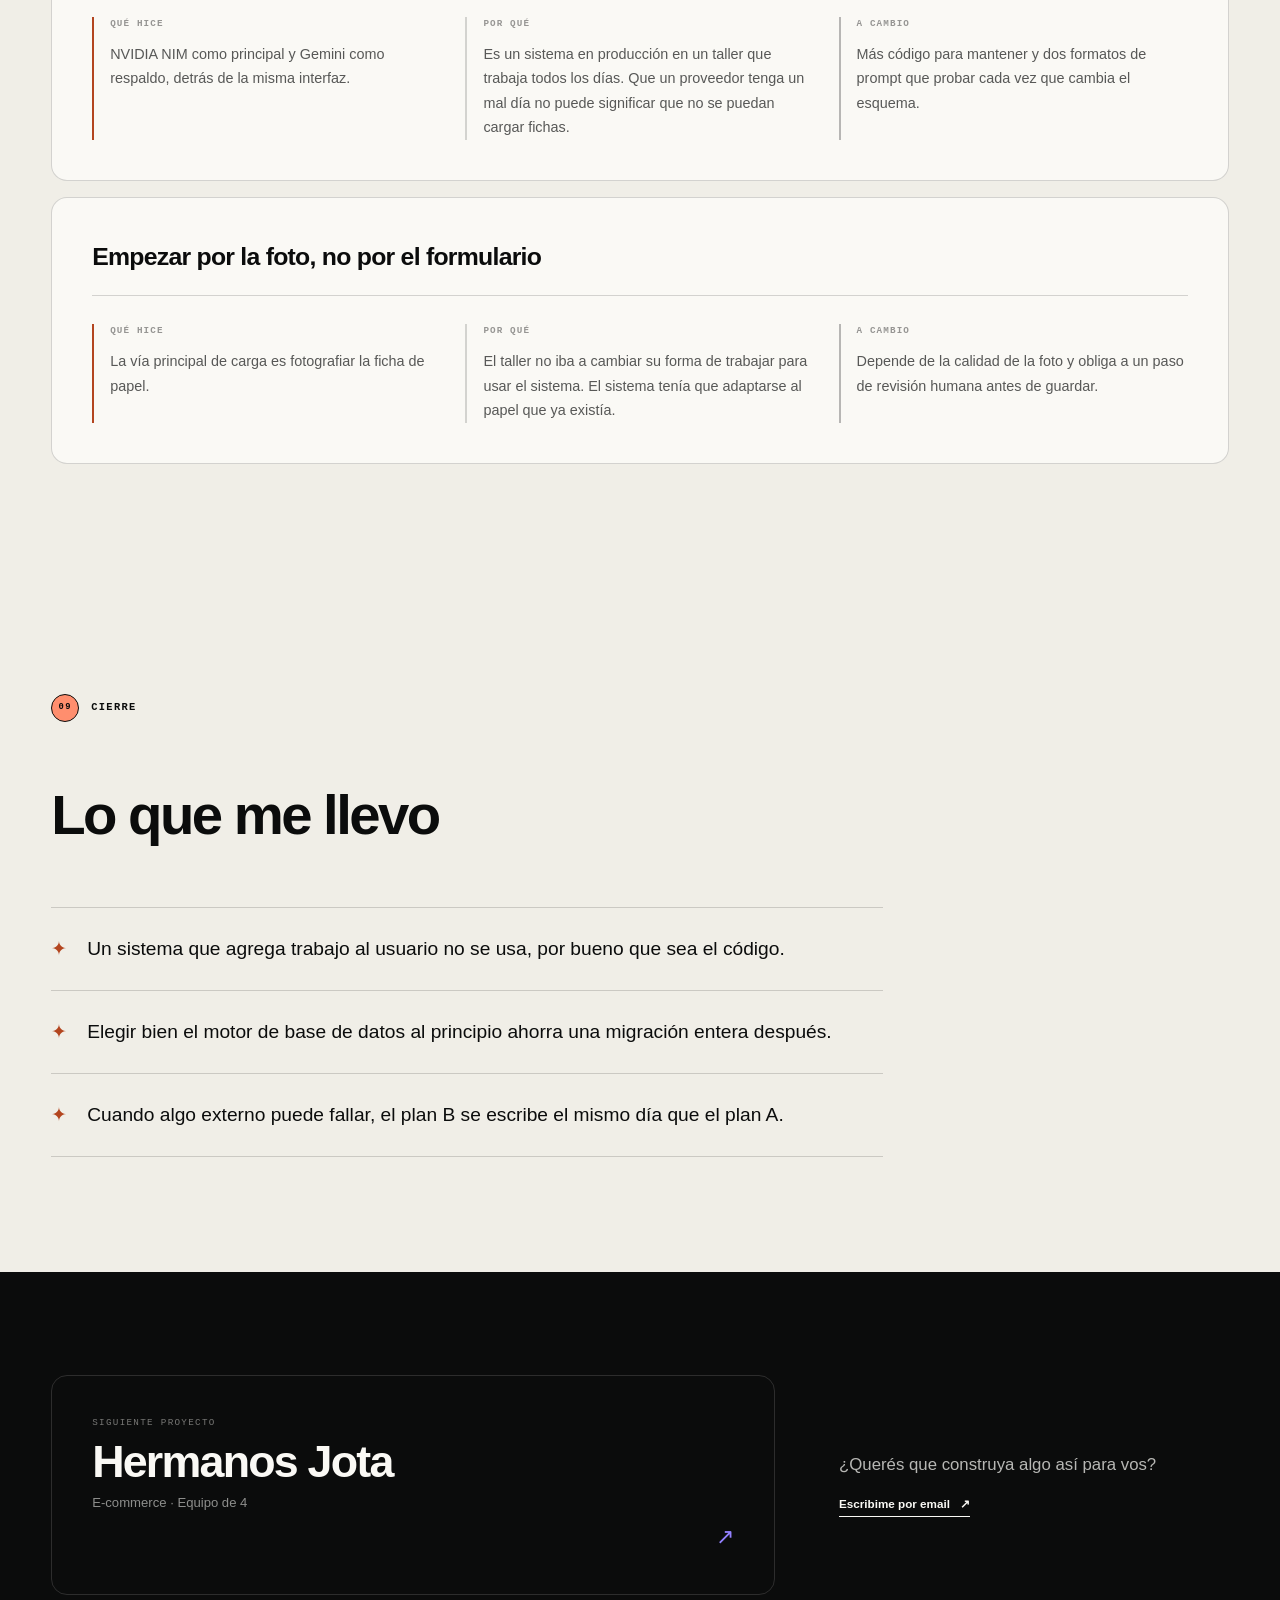
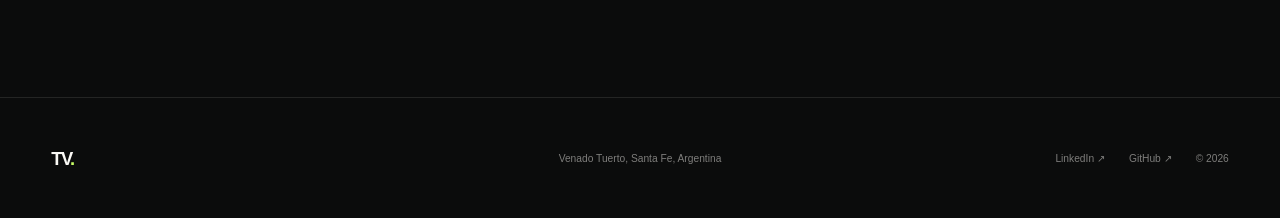
<file: proyectos/gestor-taller.html>
<!doctype html>
<html lang="es" class="no-js">
  <head>
    <meta charset="UTF-8" />
    <meta name="viewport" content="width=device-width, initial-scale=1.0" />
    <meta name="theme-color" content="#0b0c0c" />
    <meta name="description" content="Cómo construí el sistema de gestión de un taller de reparaciones real: fichas técnicas digitalizadas por foto con IA, reparaciones con seguimiento de estado y contable, presupuestos y facturación electrónica integrada con ARCA. Stack, patrones y decisiones." />
    <meta name="author" content="Tomás Vallejos" />
    <meta property="og:type" content="article" />
    <meta property="og:locale" content="es_AR" />
    <meta property="og:title" content="Gestión de talleres — Proyecto de Tomás Vallejos" />
    <meta property="og:description" content="Cómo construí el sistema de gestión de un taller de reparaciones real: fichas técnicas digitalizadas por foto con IA, reparaciones con seguimiento de estado y contable, presupuestos y facturación electrónica integrada con ARCA. Stack, patrones y decisiones." />
    <meta property="og:image" content="https://tomasvallejos.tech/assets/proyectos/gestor-taller/panel.webp" />
    <meta property="og:url" content="https://tomasvallejos.tech/proyectos/gestor-taller.html" />
    <meta name="twitter:card" content="summary_large_image" />
    <meta name="twitter:title" content="Gestión de talleres — Proyecto de Tomás Vallejos" />
    <meta name="twitter:description" content="Cómo construí el sistema de gestión de un taller de reparaciones real: fichas técnicas digitalizadas por foto con IA, reparaciones con seguimiento de estado y contable, presupuestos y facturación electrónica integrada con ARCA. Stack, patrones y decisiones." />
    <meta name="twitter:image" content="https://tomasvallejos.tech/assets/proyectos/gestor-taller/panel.webp" />
    <title>Gestión de talleres — Caso de estudio · Tomás Vallejos</title>
    <link rel="canonical" href="https://tomasvallejos.tech/proyectos/gestor-taller.html" />
    <link rel="icon" href="../assets/favicon.svg" type="image/svg+xml" />
    <link rel="stylesheet" href="../styles.css?v=20260943" />
    <link rel="stylesheet" href="../proyecto.css?v=20260943" />
    <script>
      document.documentElement.classList.remove('no-js');
      document.documentElement.classList.add('js');
    </script>
    <script type="application/ld+json">
      {
        "@context": "https://schema.org",
        "@type": "SoftwareApplication",
        "name": "Gestión de talleres — Bobinados David",
        "applicationCategory": "BusinessApplication",
        "url": "https://bobinadosdavid.vercel.app/",
        "description": "Cómo construí el sistema de gestión de un taller de reparaciones real: fichas técnicas digitalizadas por foto con IA, reparaciones con seguimiento de estado y contable, presupuestos y facturación electrónica integrada con ARCA.",
        "operatingSystem": "Web",
        "author": {
          "@type": "Person",
          "name": "Tomás Vallejos",
          "url": "https://www.linkedin.com/in/tomasvallejos123"
        }
      }
    </script>
  </head>
  <body data-project="gestor-taller">
    <a class="skip-link" href="#contenido">Saltar al contenido</a>
    <div class="page-noise" aria-hidden="true"></div>
    <div class="scroll-progress" aria-hidden="true"><span></span></div>
    <div class="pointer-glow" aria-hidden="true"></div>

    <header class="site-header" data-header>
      <div class="header-inner">
        <a class="brand" href="../index.html" aria-label="Tomás Vallejos, volver al inicio">
          <span>TV</span><i>.</i>
        </a>

        <nav class="desktop-nav" aria-label="Navegación principal">
          <a href="../index.html#proyectos"><span>01</span> Proyectos</a>
          <a href="../index.html#perfil"><span>02</span> Perfil</a>
          <a href="../index.html#trayectoria"><span>03</span> Trayectoria</a>
        </nav>

        <a class="header-cta magnetic" href="../index.html#contacto">
          Hablemos <span aria-hidden="true">↗</span>
        </a>

        <button
          class="menu-toggle"
          type="button"
          aria-expanded="false"
          aria-controls="mobile-menu"
          aria-label="Abrir menú"
        >
          <span></span><span></span>
        </button>
      </div>

      <div class="mobile-menu" id="mobile-menu" aria-hidden="true">
        <nav aria-label="Navegación móvil">
          <a href="../index.html#proyectos"><small>01</small> Proyectos</a>
          <a href="../index.html#perfil"><small>02</small> Perfil</a>
          <a href="../index.html#trayectoria"><small>03</small> Trayectoria</a>
          <a href="../index.html#contacto"><small>04</small> Contacto</a>
        </nav>
        <div class="mobile-menu-footer">
          <span>Sistemas · Full Stack · IA</span>
          <span>Portfolio / 2026</span>
        </div>
      </div>
    </header>

    <main id="contenido">
      <article id="case-root"></article>
    </main>

    <nav class="case-nav" id="case-nav" aria-label="Secciones de este caso"></nav>

    <footer class="site-footer">
      <div class="container footer-inner">
        <a class="brand footer-brand" href="../index.html" aria-label="Volver al inicio"><span>TV</span><i>.</i></a>
        <p data-person-text="location">Venado Tuerto, Santa Fe, Argentina</p>
        <div>
          <a href="https://www.linkedin.com/in/tomasvallejos123" target="_blank" rel="noreferrer" data-person-link="linkedin">LinkedIn ↗</a>
          <a href="https://github.com/tomasvallejos1" target="_blank" rel="noreferrer" data-person-link="github">GitHub ↗</a>
          <span>© <span id="current-year">2026</span></span>
        </div>
      </div>
    </footer>

    <noscript>
      <div class="noscript-message">
        Este caso de estudio se arma con JavaScript. Activalo para leerlo, o
        <a href="https://bobinadosdavid.vercel.app/">visitá Gestión de talleres directamente</a>.
      </div>
    </noscript>

    <script src="../content.js?v=20260943" defer></script>
    <script src="../proyecto.js?v=20260943" defer></script>
    <script src="../ui.js?v=20260943" defer></script>
  </body>
</html>
</file>
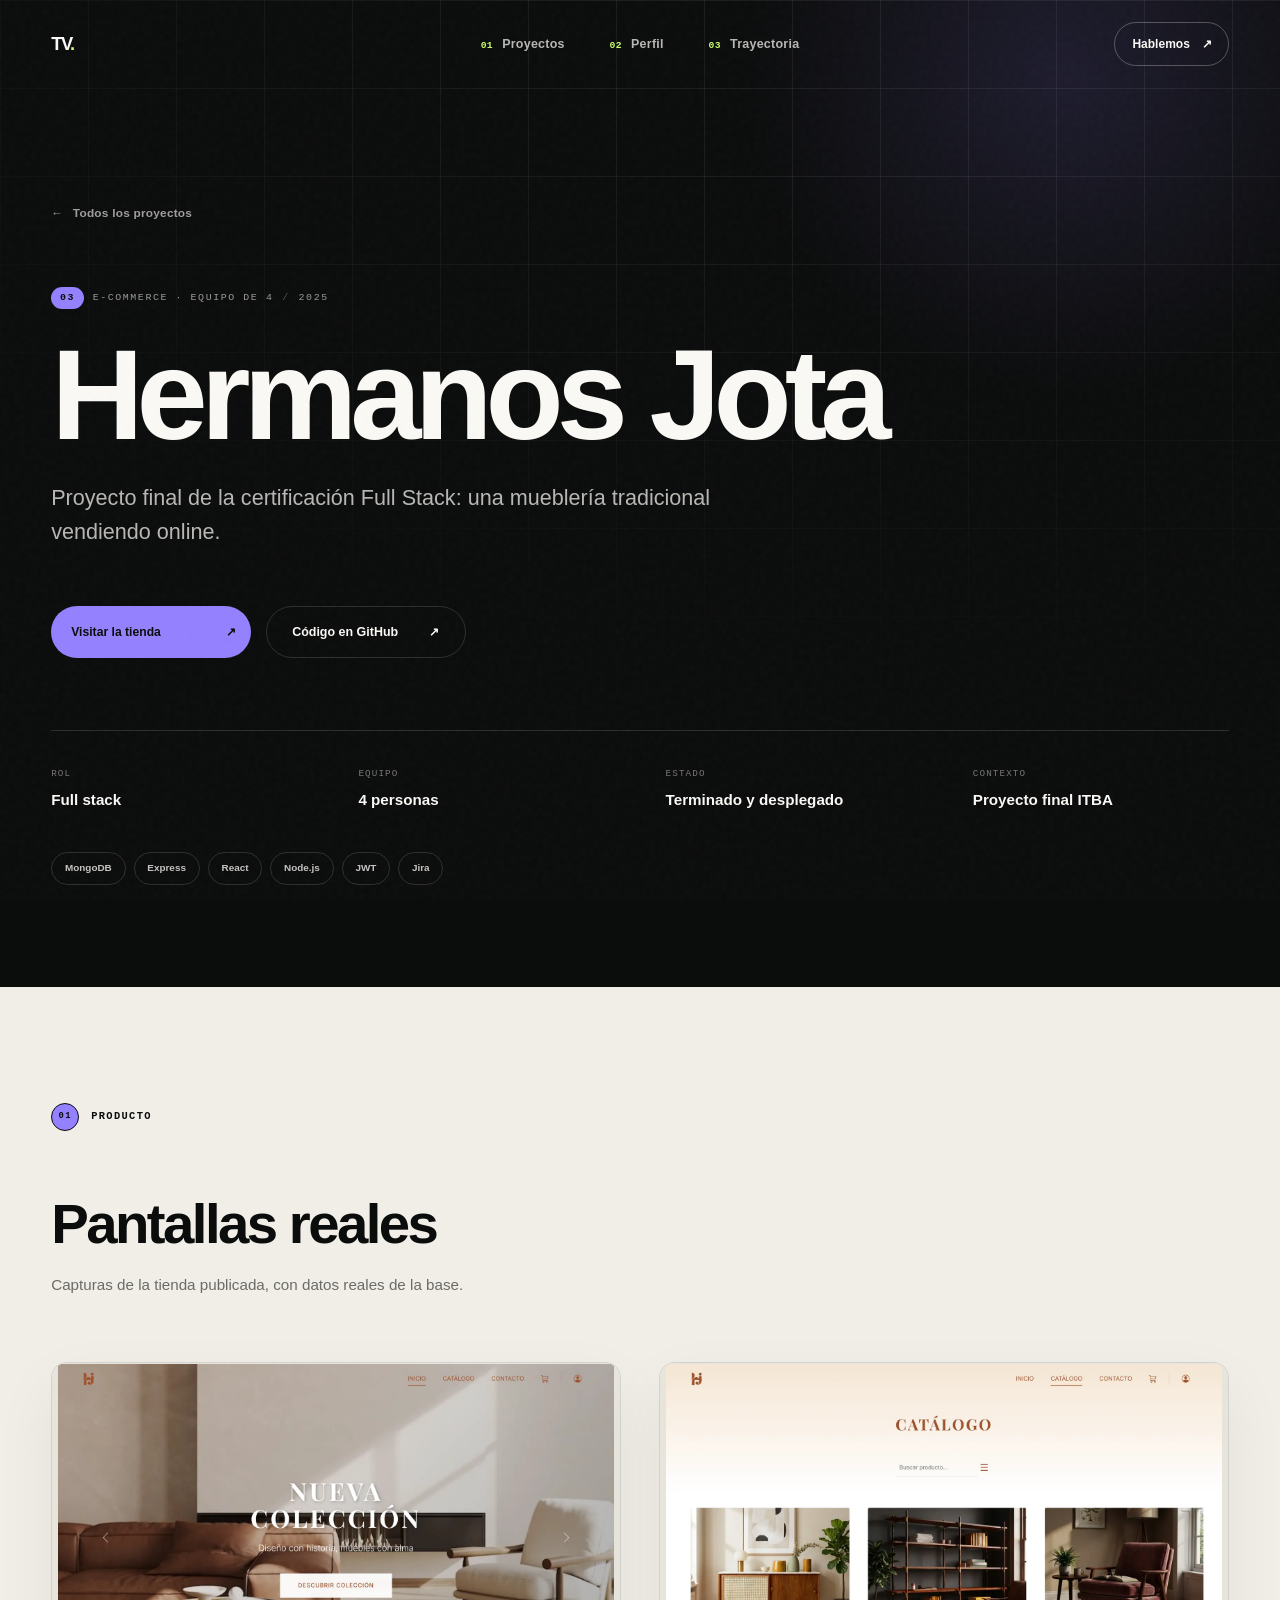
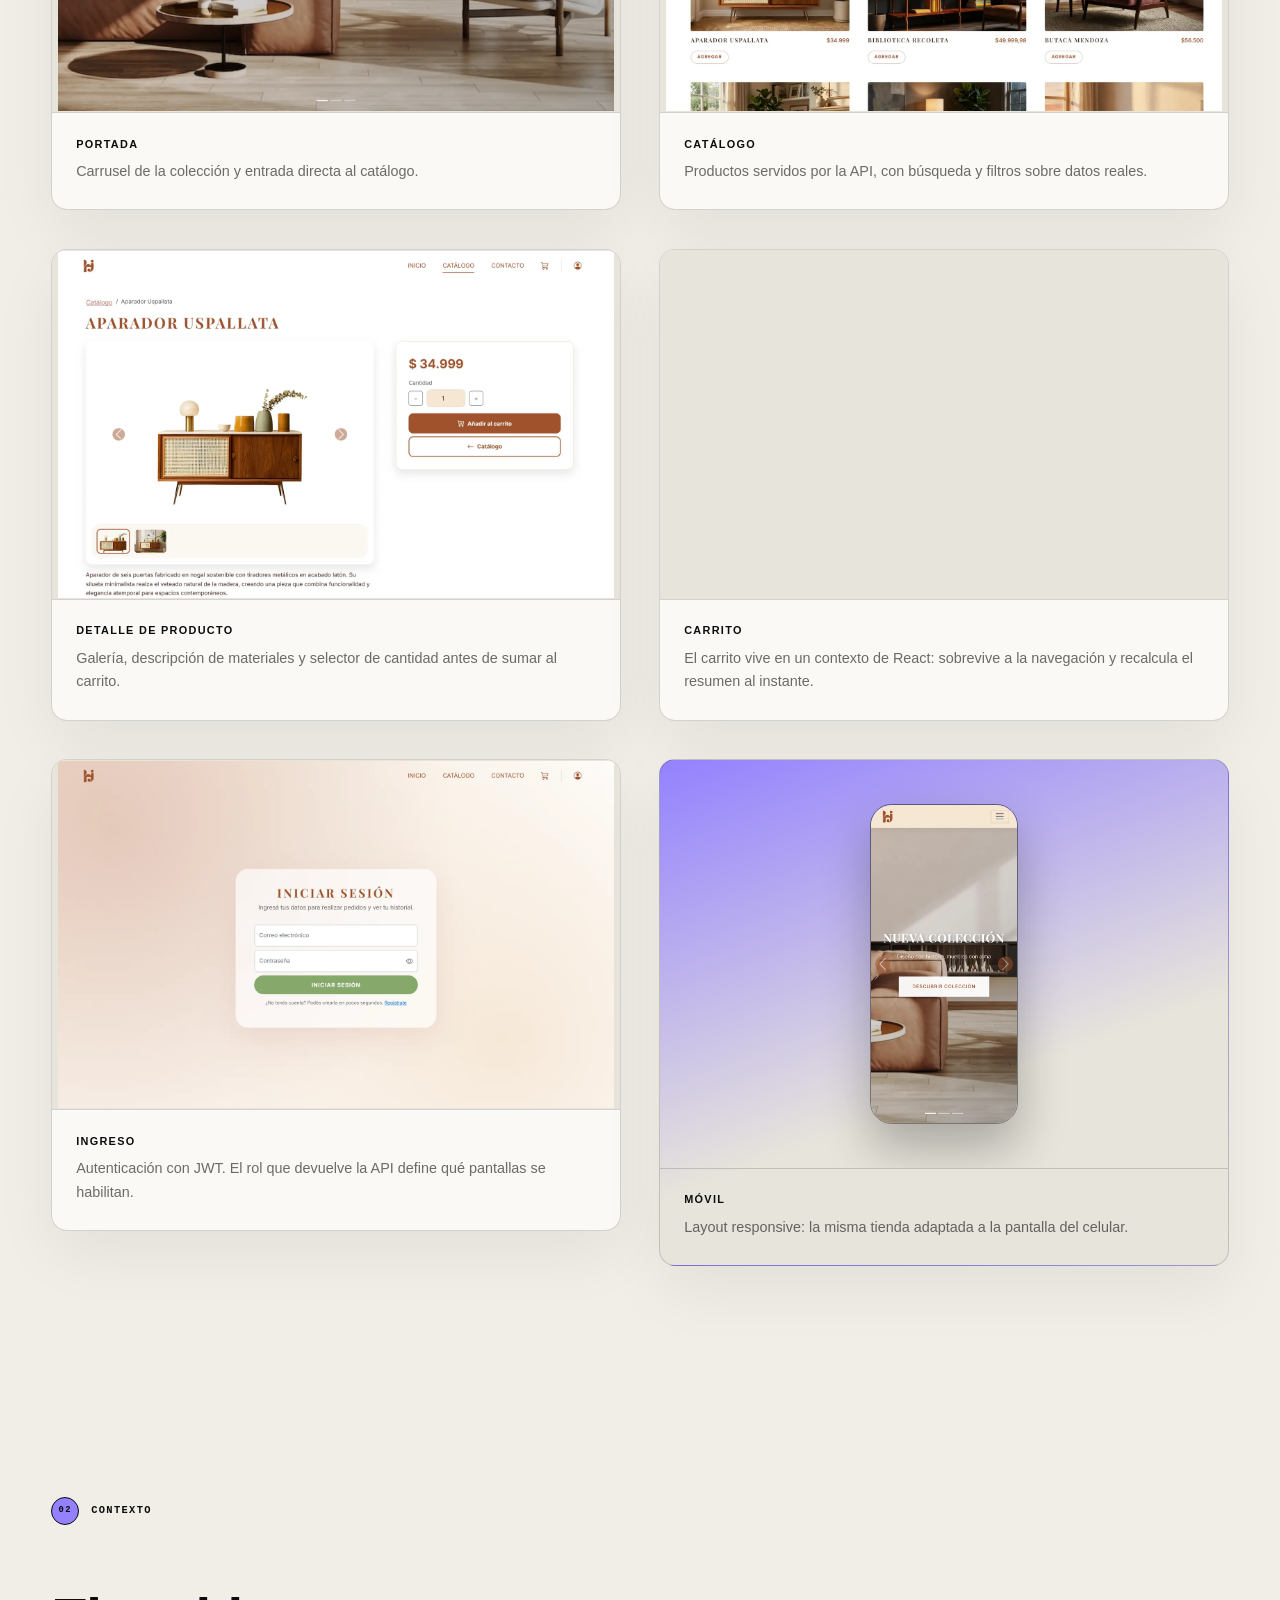
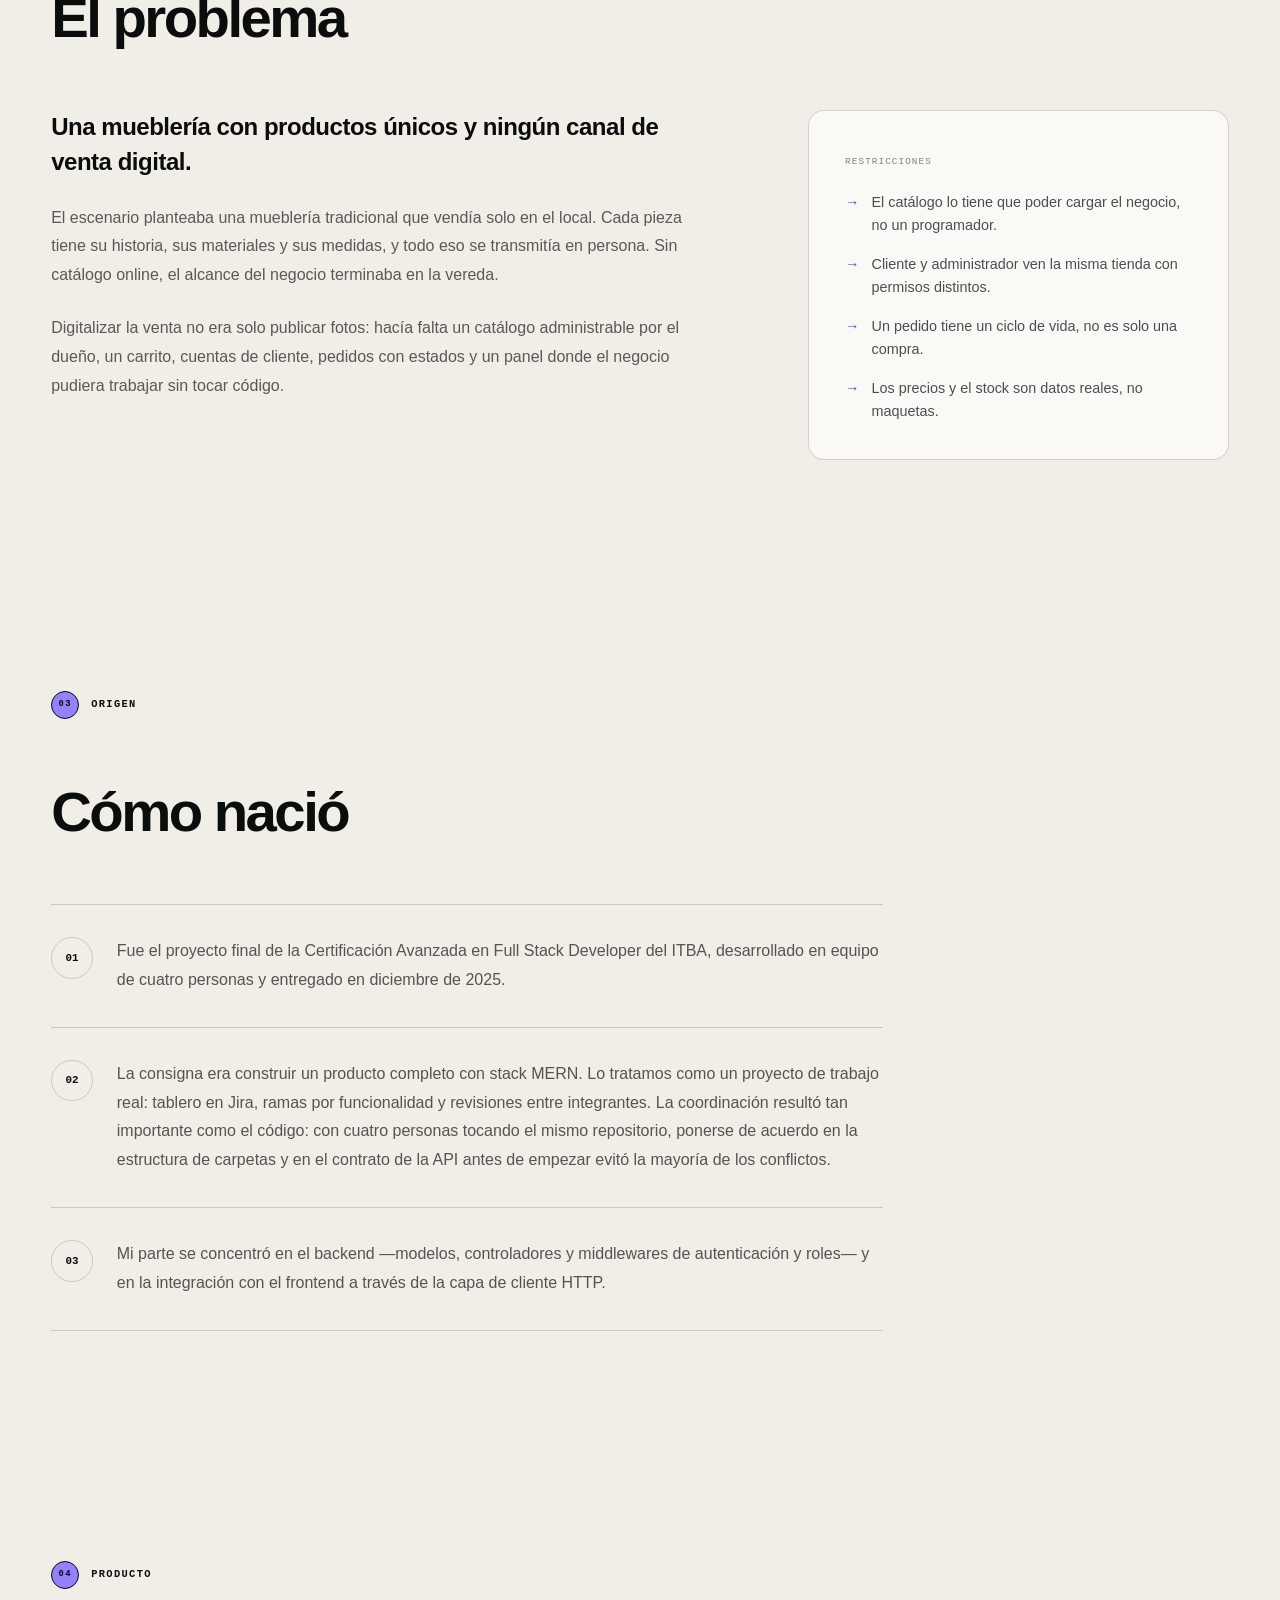
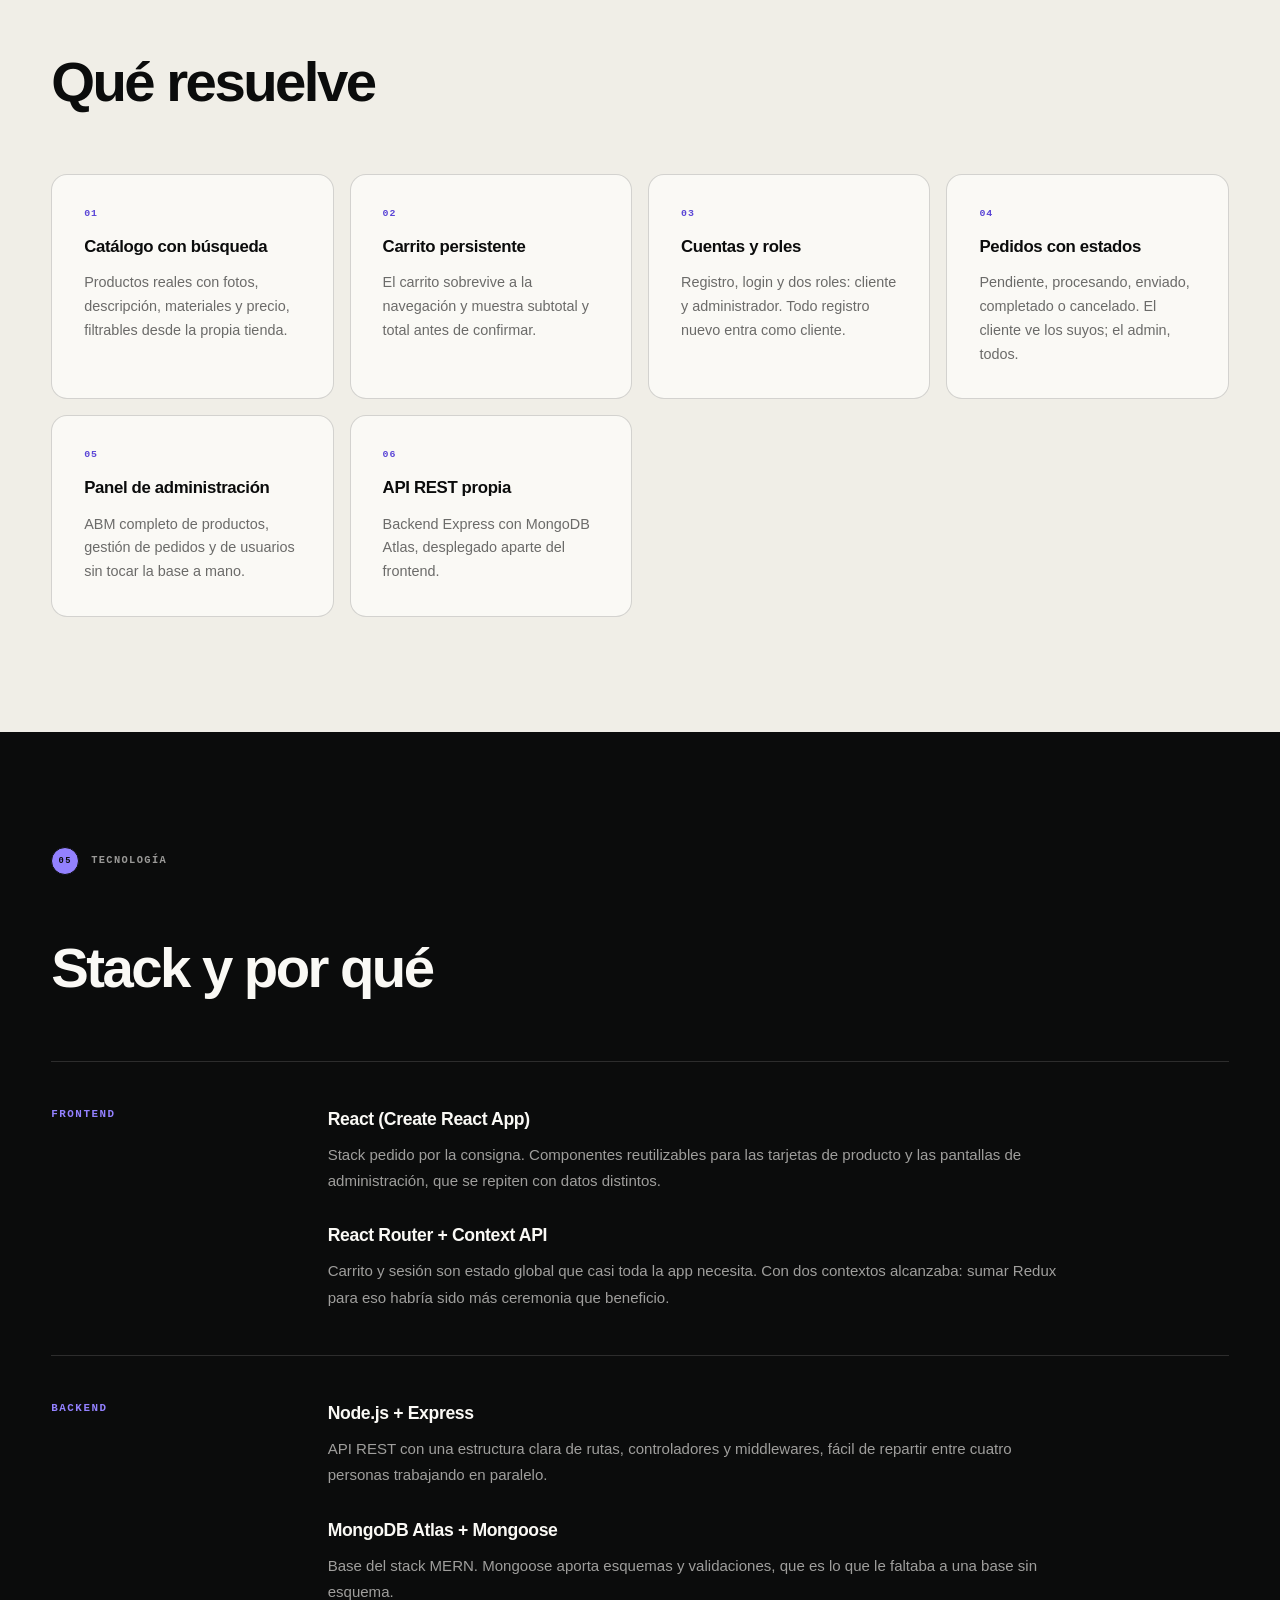
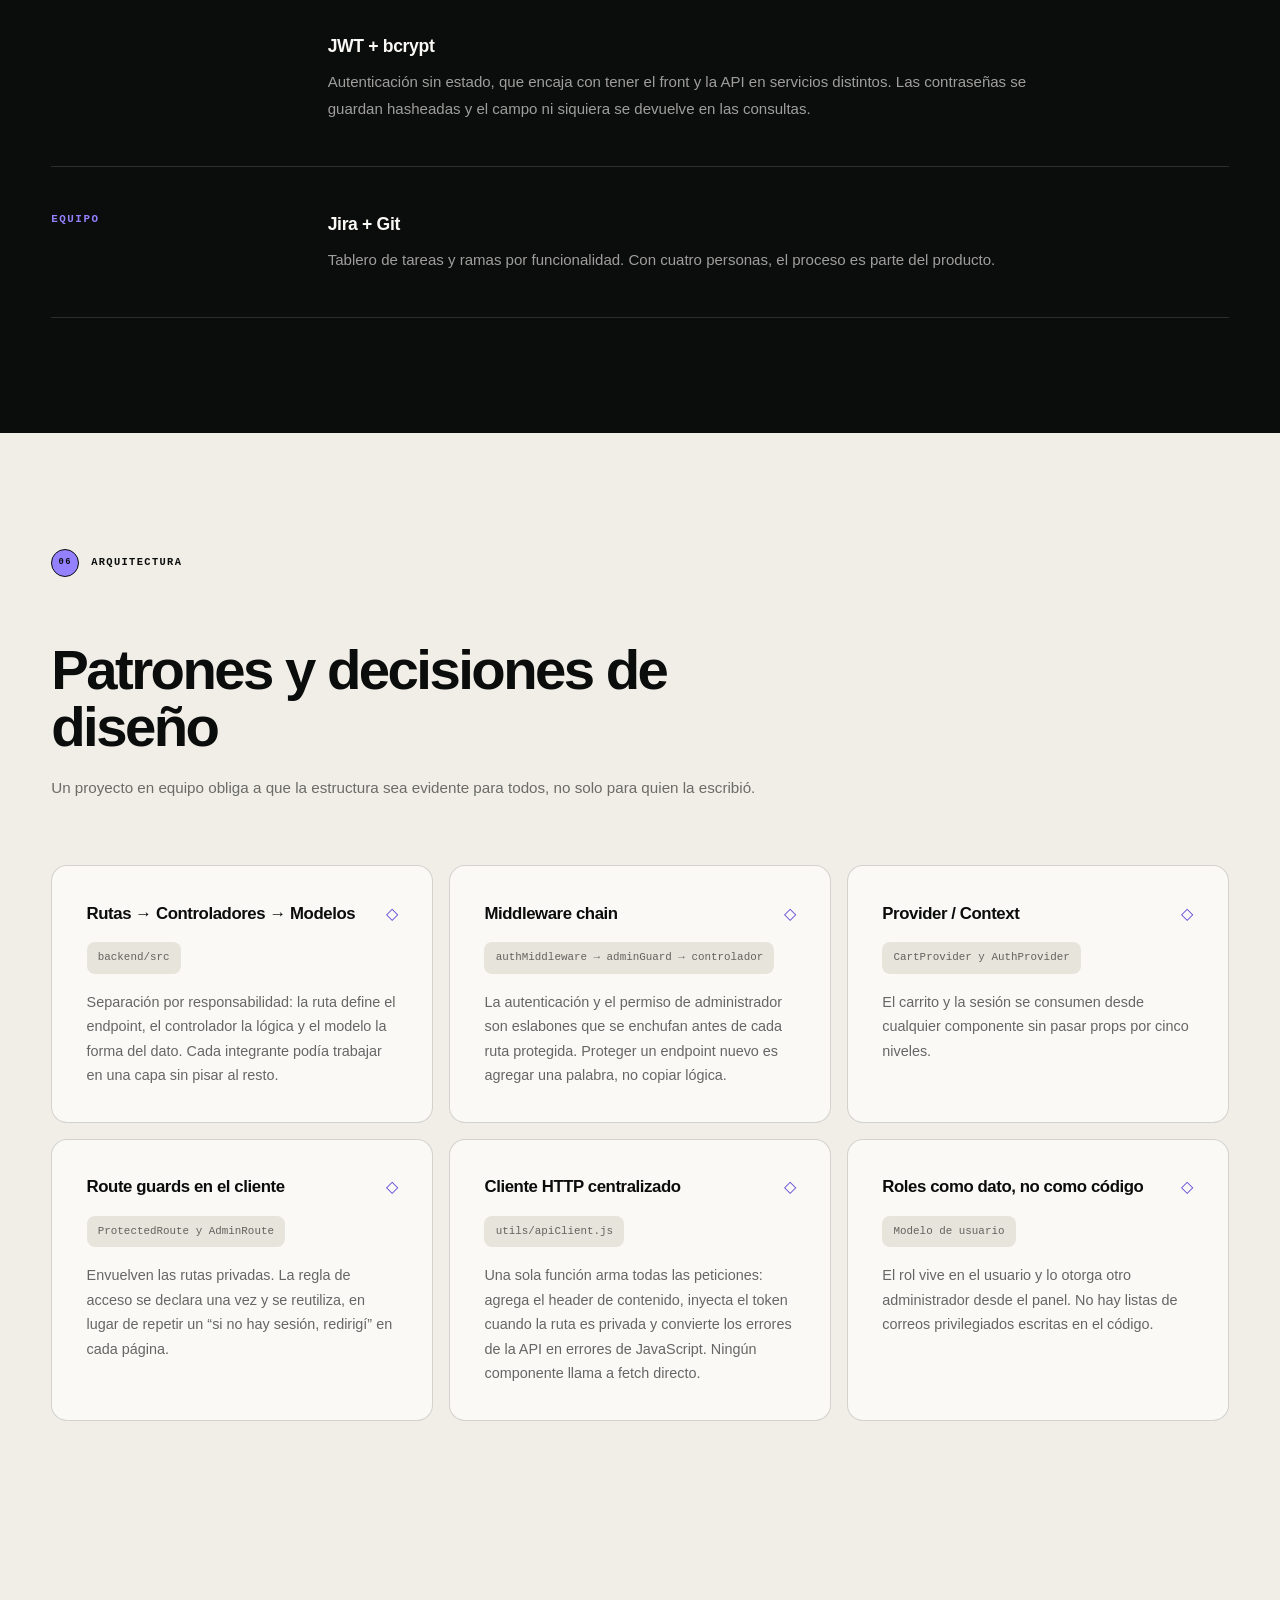
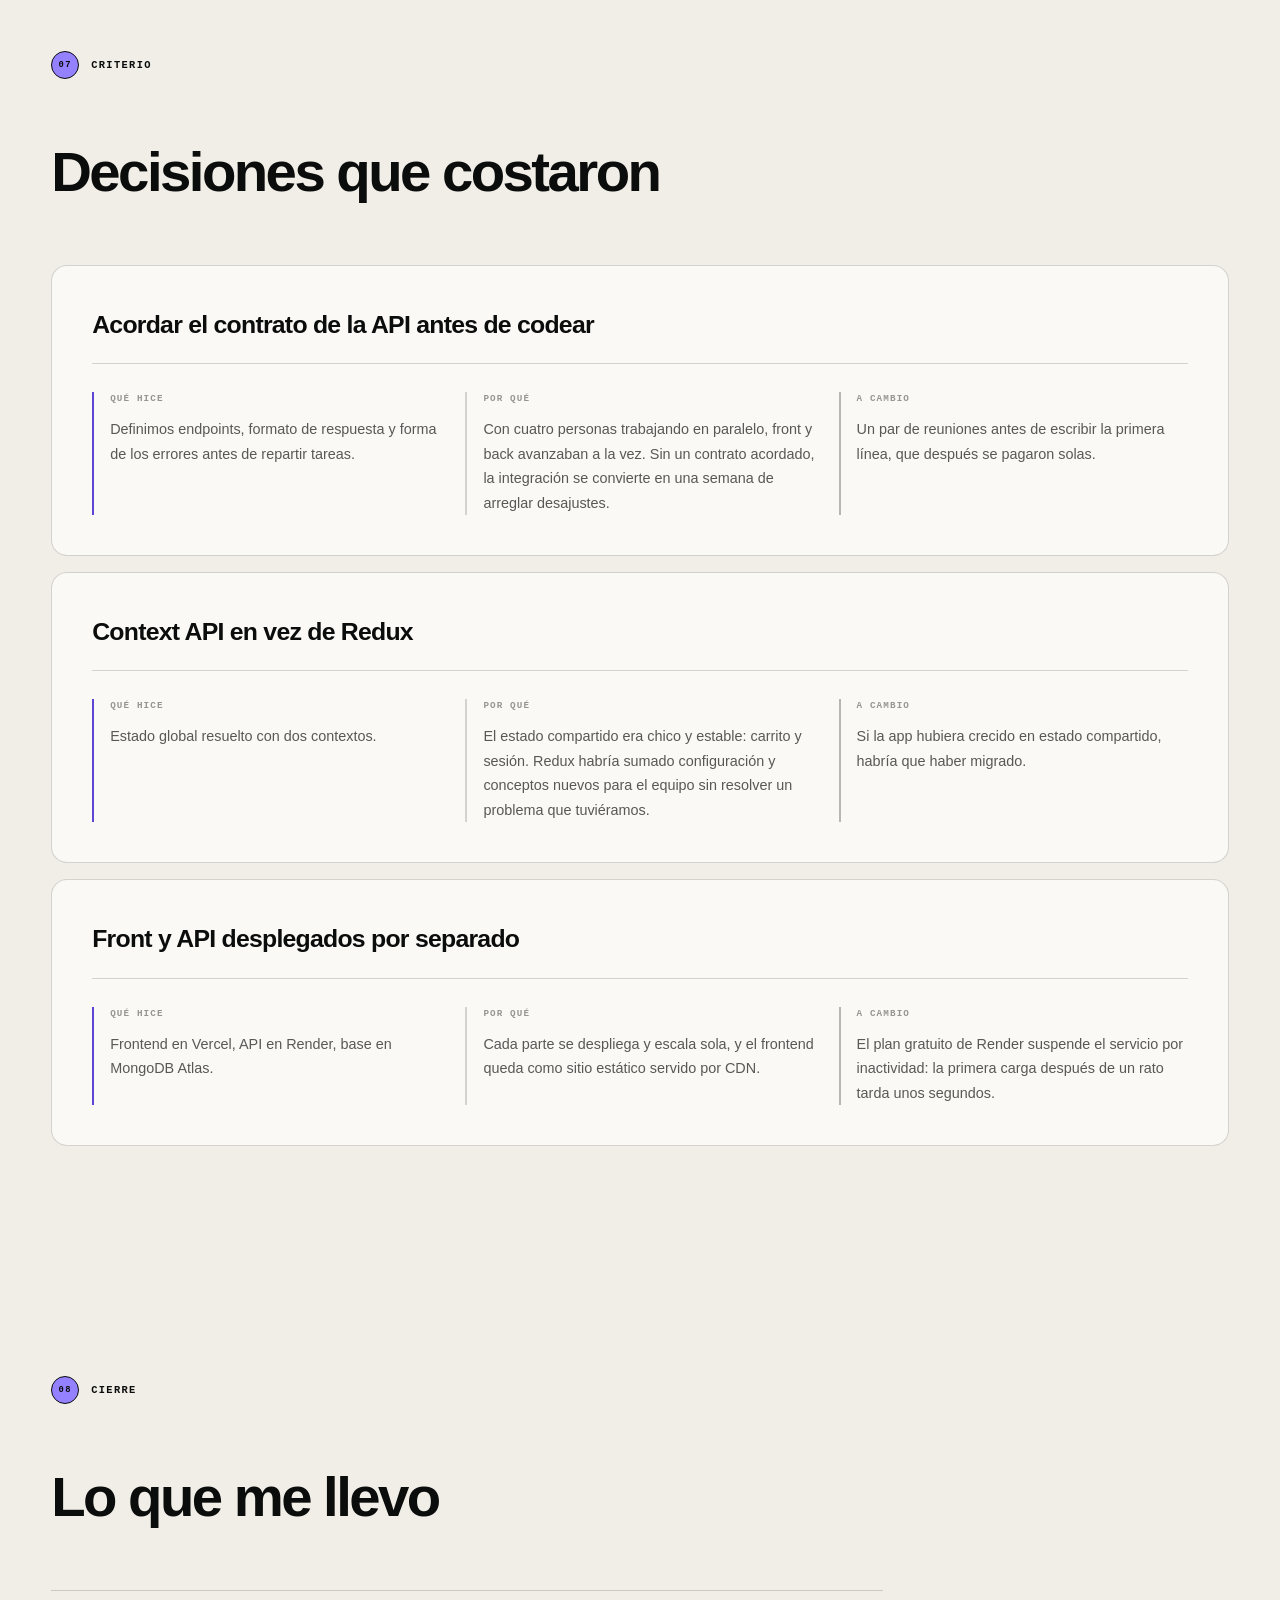
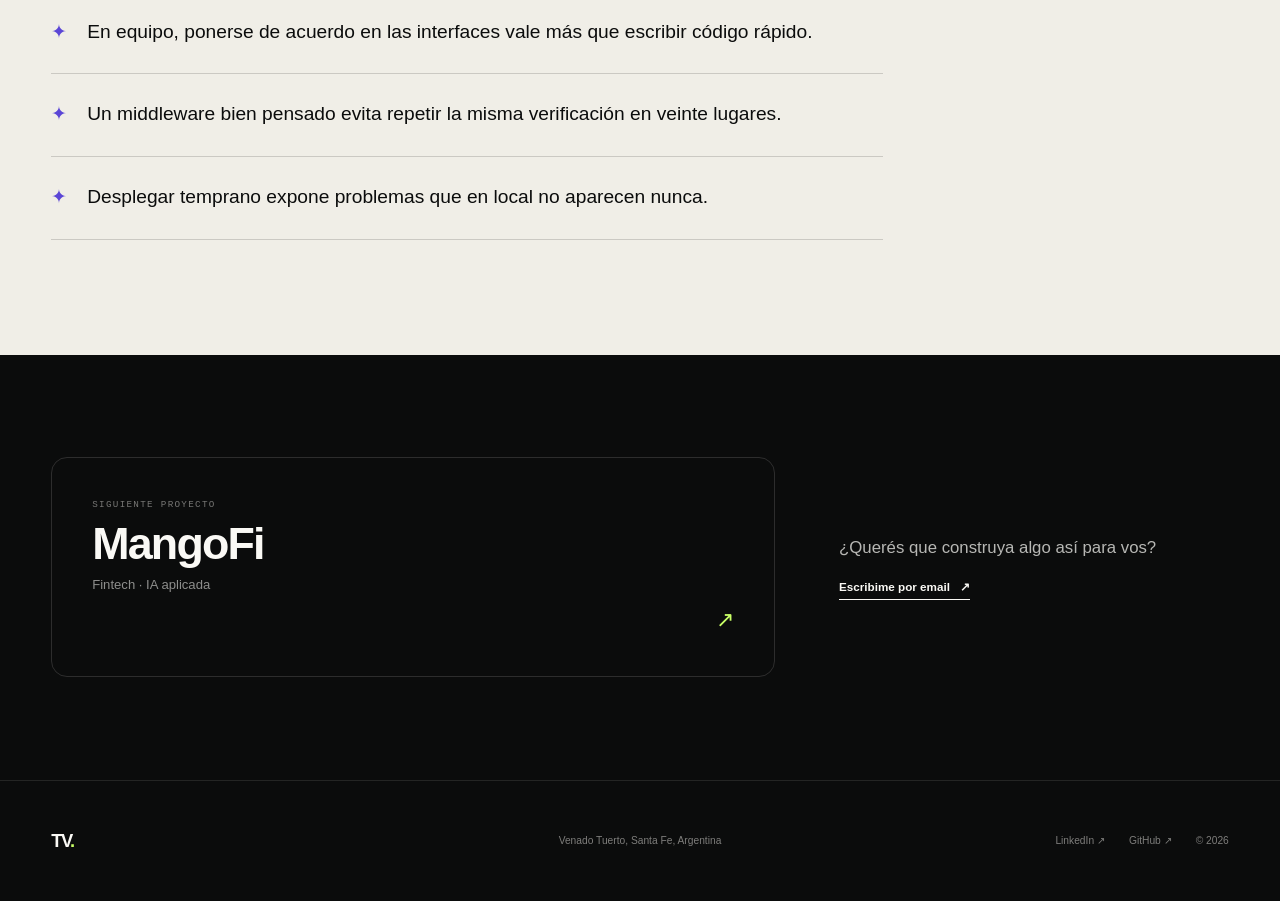
<file: proyectos/hermanos-jota.html>
<!doctype html>
<html lang="es" class="no-js">
  <head>
    <meta charset="UTF-8" />
    <meta name="viewport" content="width=device-width, initial-scale=1.0" />
    <meta name="theme-color" content="#0b0c0c" />
    <meta name="description" content="Cómo construimos el e-commerce de una mueblería con stack MERN: catálogo, carrito, pedidos con estados, roles y panel de administración. Stack, patrones y decisiones." />
    <meta name="author" content="Tomás Vallejos" />
    <meta property="og:type" content="article" />
    <meta property="og:locale" content="es_AR" />
    <meta property="og:title" content="Hermanos Jota — Proyecto de Tomás Vallejos" />
    <meta property="og:description" content="Cómo construimos el e-commerce de una mueblería con stack MERN: catálogo, carrito, pedidos con estados, roles y panel de administración. Stack, patrones y decisiones." />
    <meta property="og:image" content="https://tomasvallejos.tech/assets/proyectos/hermanos-jota/catalogo.webp" />
    <meta property="og:url" content="https://tomasvallejos.tech/proyectos/hermanos-jota.html" />
    <meta name="twitter:card" content="summary_large_image" />
    <meta name="twitter:title" content="Hermanos Jota — Proyecto de Tomás Vallejos" />
    <meta name="twitter:description" content="Cómo construimos el e-commerce de una mueblería con stack MERN: catálogo, carrito, pedidos con estados, roles y panel de administración. Stack, patrones y decisiones." />
    <meta name="twitter:image" content="https://tomasvallejos.tech/assets/proyectos/hermanos-jota/catalogo.webp" />
    <title>Hermanos Jota — Caso de estudio · Tomás Vallejos</title>
    <link rel="canonical" href="https://tomasvallejos.tech/proyectos/hermanos-jota.html" />
    <link rel="icon" href="../assets/favicon.svg" type="image/svg+xml" />
    <link rel="stylesheet" href="../styles.css?v=20260943" />
    <link rel="stylesheet" href="../proyecto.css?v=20260943" />
    <script>
      document.documentElement.classList.remove('no-js');
      document.documentElement.classList.add('js');
    </script>
    <script type="application/ld+json">
      {
        "@context": "https://schema.org",
        "@type": "SoftwareApplication",
        "name": "Hermanos Jota",
        "applicationCategory": "ShoppingApplication",
        "url": "https://hermanos-jota.vercel.app/",
        "description": "Cómo construimos el e-commerce de una mueblería con stack MERN: catálogo, carrito, pedidos con estados, roles y panel de administración. Stack, patrones y decisiones.",
        "operatingSystem": "Web",
        "author": {
          "@type": "Person",
          "name": "Tomás Vallejos",
          "url": "https://www.linkedin.com/in/tomasvallejos123"
        }
      }
    </script>
  </head>
  <body data-project="hermanos-jota">
    <a class="skip-link" href="#contenido">Saltar al contenido</a>
    <div class="page-noise" aria-hidden="true"></div>
    <div class="scroll-progress" aria-hidden="true"><span></span></div>
    <div class="pointer-glow" aria-hidden="true"></div>

    <header class="site-header" data-header>
      <div class="header-inner">
        <a class="brand" href="../index.html" aria-label="Tomás Vallejos, volver al inicio">
          <span>TV</span><i>.</i>
        </a>

        <nav class="desktop-nav" aria-label="Navegación principal">
          <a href="../index.html#proyectos"><span>01</span> Proyectos</a>
          <a href="../index.html#perfil"><span>02</span> Perfil</a>
          <a href="../index.html#trayectoria"><span>03</span> Trayectoria</a>
        </nav>

        <a class="header-cta magnetic" href="../index.html#contacto">
          Hablemos <span aria-hidden="true">↗</span>
        </a>

        <button
          class="menu-toggle"
          type="button"
          aria-expanded="false"
          aria-controls="mobile-menu"
          aria-label="Abrir menú"
        >
          <span></span><span></span>
        </button>
      </div>

      <div class="mobile-menu" id="mobile-menu" aria-hidden="true">
        <nav aria-label="Navegación móvil">
          <a href="../index.html#proyectos"><small>01</small> Proyectos</a>
          <a href="../index.html#perfil"><small>02</small> Perfil</a>
          <a href="../index.html#trayectoria"><small>03</small> Trayectoria</a>
          <a href="../index.html#contacto"><small>04</small> Contacto</a>
        </nav>
        <div class="mobile-menu-footer">
          <span>Sistemas · Full Stack · IA</span>
          <span>Portfolio / 2026</span>
        </div>
      </div>
    </header>

    <main id="contenido">
      <article id="case-root"></article>
    </main>

    <nav class="case-nav" id="case-nav" aria-label="Secciones de este caso"></nav>

    <footer class="site-footer">
      <div class="container footer-inner">
        <a class="brand footer-brand" href="../index.html" aria-label="Volver al inicio"><span>TV</span><i>.</i></a>
        <p data-person-text="location">Venado Tuerto, Santa Fe, Argentina</p>
        <div>
          <a href="https://www.linkedin.com/in/tomasvallejos123" target="_blank" rel="noreferrer" data-person-link="linkedin">LinkedIn ↗</a>
          <a href="https://github.com/tomasvallejos1" target="_blank" rel="noreferrer" data-person-link="github">GitHub ↗</a>
          <span>© <span id="current-year">2026</span></span>
        </div>
      </div>
    </footer>

    <noscript>
      <div class="noscript-message">
        Este caso de estudio se arma con JavaScript. Activalo para leerlo, o
        <a href="https://hermanos-jota.vercel.app/">visitá Hermanos Jota directamente</a>.
      </div>
    </noscript>

    <script src="../content.js?v=20260943" defer></script>
    <script src="../proyecto.js?v=20260943" defer></script>
    <script src="../ui.js?v=20260943" defer></script>
  </body>
</html>
</file>
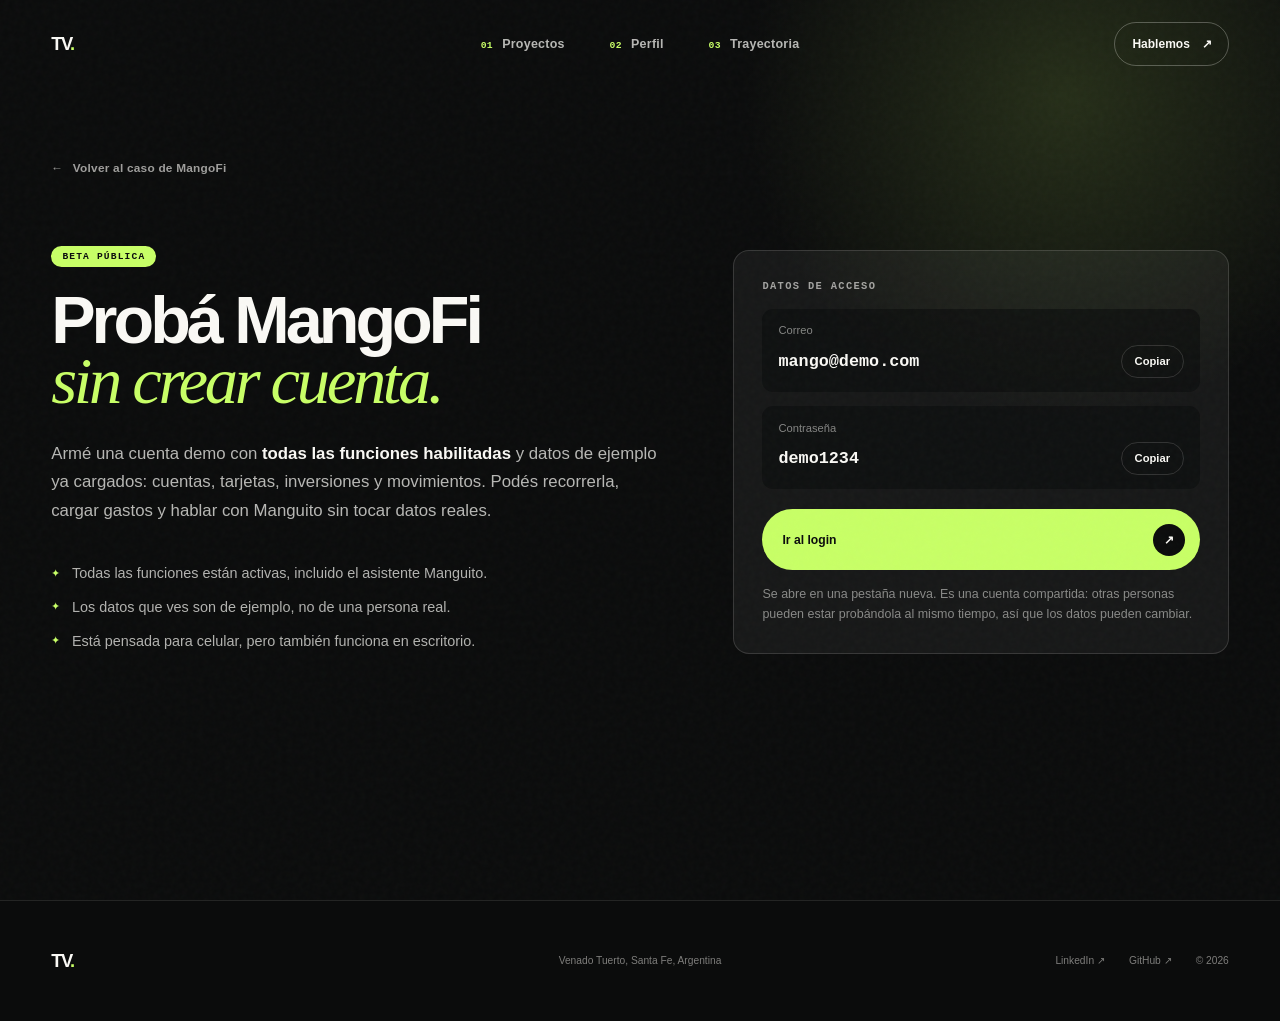
<file: proyectos/mangofi-demo.html>
<!doctype html>
<html lang="es" class="no-js">
  <head>
    <meta charset="UTF-8" />
    <meta name="viewport" content="width=device-width, initial-scale=1.0" />
    <meta name="theme-color" content="#0b0c0c" />
    <meta name="description" content="Probá la beta de MangoFi con una cuenta demo: todas las funciones habilitadas y datos de ejemplo cargados." />
    <meta name="author" content="Tomás Vallejos" />
    <meta property="og:type" content="website" />
    <meta property="og:locale" content="es_AR" />
    <meta property="og:title" content="Probá MangoFi con la cuenta demo" />
    <meta property="og:description" content="Cuenta demo con todas las funciones y datos de ejemplo para probar la beta." />
    <meta property="og:image" content="https://tomasvallejos.tech/assets/proyectos/mangofi/og.png" />
    <meta property="og:url" content="https://tomasvallejos.tech/proyectos/mangofi-demo.html" />
    <meta name="twitter:card" content="summary_large_image" />
    <meta name="twitter:title" content="Probá MangoFi con la cuenta demo" />
    <meta name="twitter:description" content="Cuenta demo con todas las funciones y datos de ejemplo para probar la beta." />
    <meta name="twitter:image" content="https://tomasvallejos.tech/assets/proyectos/mangofi/og.png" />
    <title>Probá la beta de MangoFi · Tomás Vallejos</title>
    <link rel="canonical" href="https://tomasvallejos.tech/proyectos/mangofi-demo.html" />
    <meta name="robots" content="noindex" />
    <link rel="icon" href="../assets/favicon.svg" type="image/svg+xml" />
    <link rel="stylesheet" href="../styles.css?v=20260943" />
    <link rel="stylesheet" href="../proyecto.css?v=20260943" />
    <script>
      document.documentElement.classList.remove('no-js');
      document.documentElement.classList.add('js');
    </script>
  </head>
  <body class="demo-page">
    <a class="skip-link" href="#contenido">Saltar al contenido</a>
    <div class="page-noise" aria-hidden="true"></div>
    <div class="scroll-progress" aria-hidden="true"><span></span></div>
    <div class="pointer-glow" aria-hidden="true"></div>

    <header class="site-header" data-header>
      <div class="header-inner">
        <a class="brand" href="../index.html" aria-label="Tomás Vallejos, volver al inicio">
          <span>TV</span><i>.</i>
        </a>

        <nav class="desktop-nav" aria-label="Navegación principal">
          <a href="../index.html#proyectos"><span>01</span> Proyectos</a>
          <a href="../index.html#perfil"><span>02</span> Perfil</a>
          <a href="../index.html#trayectoria"><span>03</span> Trayectoria</a>
        </nav>

        <a class="header-cta magnetic" href="../index.html#contacto">
          Hablemos <span aria-hidden="true">↗</span>
        </a>

        <button
          class="menu-toggle"
          type="button"
          aria-expanded="false"
          aria-controls="mobile-menu"
          aria-label="Abrir menú"
        >
          <span></span><span></span>
        </button>
      </div>

      <div class="mobile-menu" id="mobile-menu" aria-hidden="true">
        <nav aria-label="Navegación móvil">
          <a href="../index.html#proyectos"><small>01</small> Proyectos</a>
          <a href="../index.html#perfil"><small>02</small> Perfil</a>
          <a href="../index.html#trayectoria"><small>03</small> Trayectoria</a>
          <a href="../index.html#contacto"><small>04</small> Contacto</a>
        </nav>
        <div class="mobile-menu-footer">
          <span>Sistemas · Full Stack · IA</span>
          <span>Portfolio / 2026</span>
        </div>
      </div>
    </header>

    <main id="contenido">
      <section class="demo-hero">
        <div class="container demo-inner">
          <a class="case-back" href="mangofi.html">
            <i>←</i><span>Volver al caso de MangoFi</span>
          </a>

          <p class="demo-kicker"><span>Beta pública</span></p>
          <h1>Probá MangoFi<br /><em>sin crear cuenta.</em></h1>
          <p class="demo-lead">
            Armé una cuenta demo con <strong>todas las funciones habilitadas</strong>
            y datos de ejemplo ya cargados: cuentas, tarjetas, inversiones y
            movimientos. Podés recorrerla, cargar gastos y hablar con Manguito
            sin tocar datos reales.
          </p>

          <div class="demo-card" role="group" aria-labelledby="demo-title">
            <h2 id="demo-title">Datos de acceso</h2>

            <div class="demo-field">
              <span class="demo-label">Correo</span>
              <code id="demo-email">mango@demo.com</code>
              <button type="button" class="demo-copy" data-copy="mango@demo.com" aria-label="Copiar correo">Copiar</button>
            </div>

            <div class="demo-field">
              <span class="demo-label">Contraseña</span>
              <code id="demo-pass">demo1234</code>
              <button type="button" class="demo-copy" data-copy="demo1234" aria-label="Copiar contraseña">Copiar</button>
            </div>

            <a class="button button-primary demo-go" id="demo-go" href="https://mangofi.pages.dev/login" target="_blank" rel="noreferrer">
              Ir al login
              <span class="button-icon" aria-hidden="true">↗</span>
            </a>
            <p class="demo-note">
              Se abre en una pestaña nueva. Es una cuenta compartida: otras
              personas pueden estar probándola al mismo tiempo, así que los datos
              pueden cambiar.
            </p>
          </div>

          <ul class="demo-list">
            <li>Todas las funciones están activas, incluido el asistente Manguito.</li>
            <li>Los datos que ves son de ejemplo, no de una persona real.</li>
            <li>Está pensada para celular, pero también funciona en escritorio.</li>
          </ul>
        </div>
      </section>
    </main>

    <footer class="site-footer">
      <div class="container footer-inner">
        <a class="brand footer-brand" href="../index.html" aria-label="Volver al inicio"><span>TV</span><i>.</i></a>
        <p data-person-text="location">Venado Tuerto, Santa Fe, Argentina</p>
        <div>
          <a href="https://www.linkedin.com/in/tomasvallejos123" target="_blank" rel="noreferrer" data-person-link="linkedin">LinkedIn ↗</a>
          <a href="https://github.com/tomasvallejos1" target="_blank" rel="noreferrer" data-person-link="github">GitHub ↗</a>
          <span>© <span id="current-year">2026</span></span>
        </div>
      </div>
    </footer>

    <noscript>
      <div class="noscript-message">
        Podés entrar directo a la beta:
        <a href="https://mangofi.pages.dev/login">ir a MangoFi</a>.
      </div>
    </noscript>

    <script src="../content.js?v=20260943" defer></script>
    <script src="../ui.js?v=20260943" defer></script>
    <script src="../demo.js?v=20260943" defer></script>
  </body>
</html>
</file>
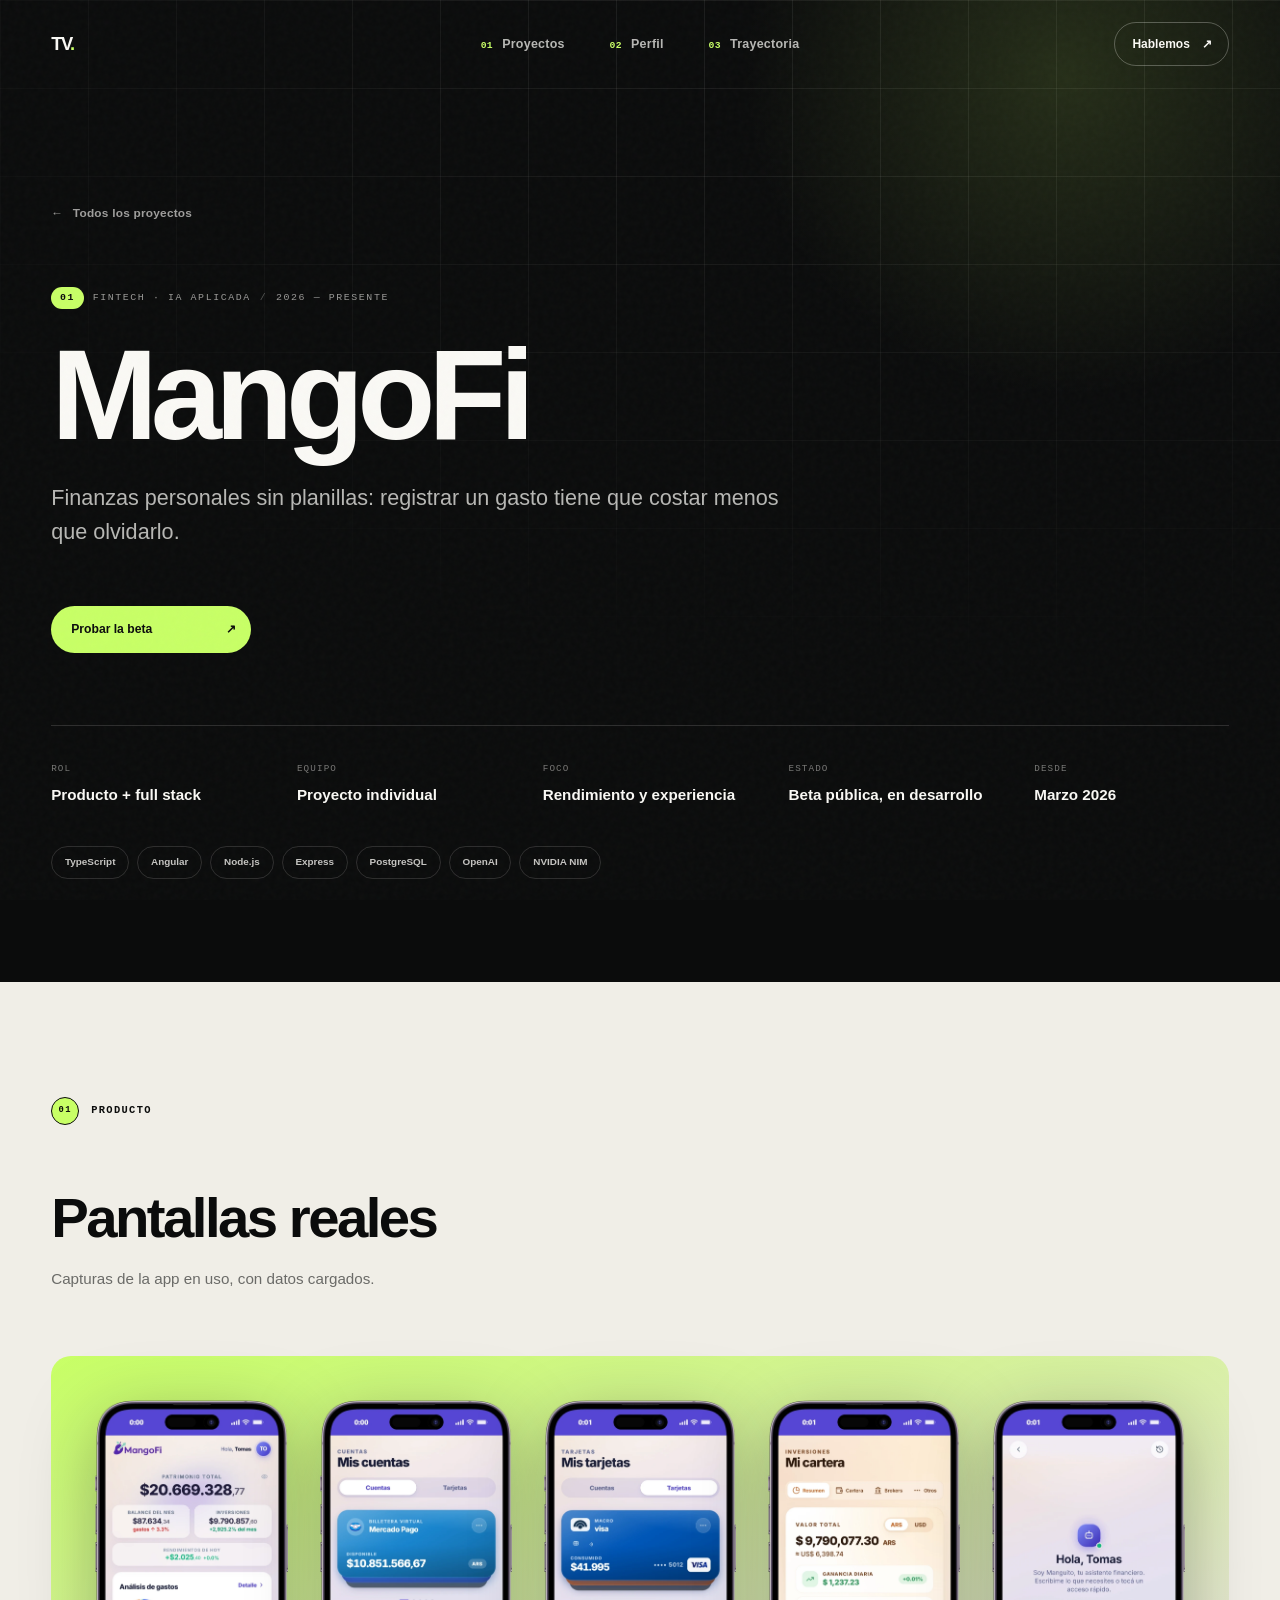
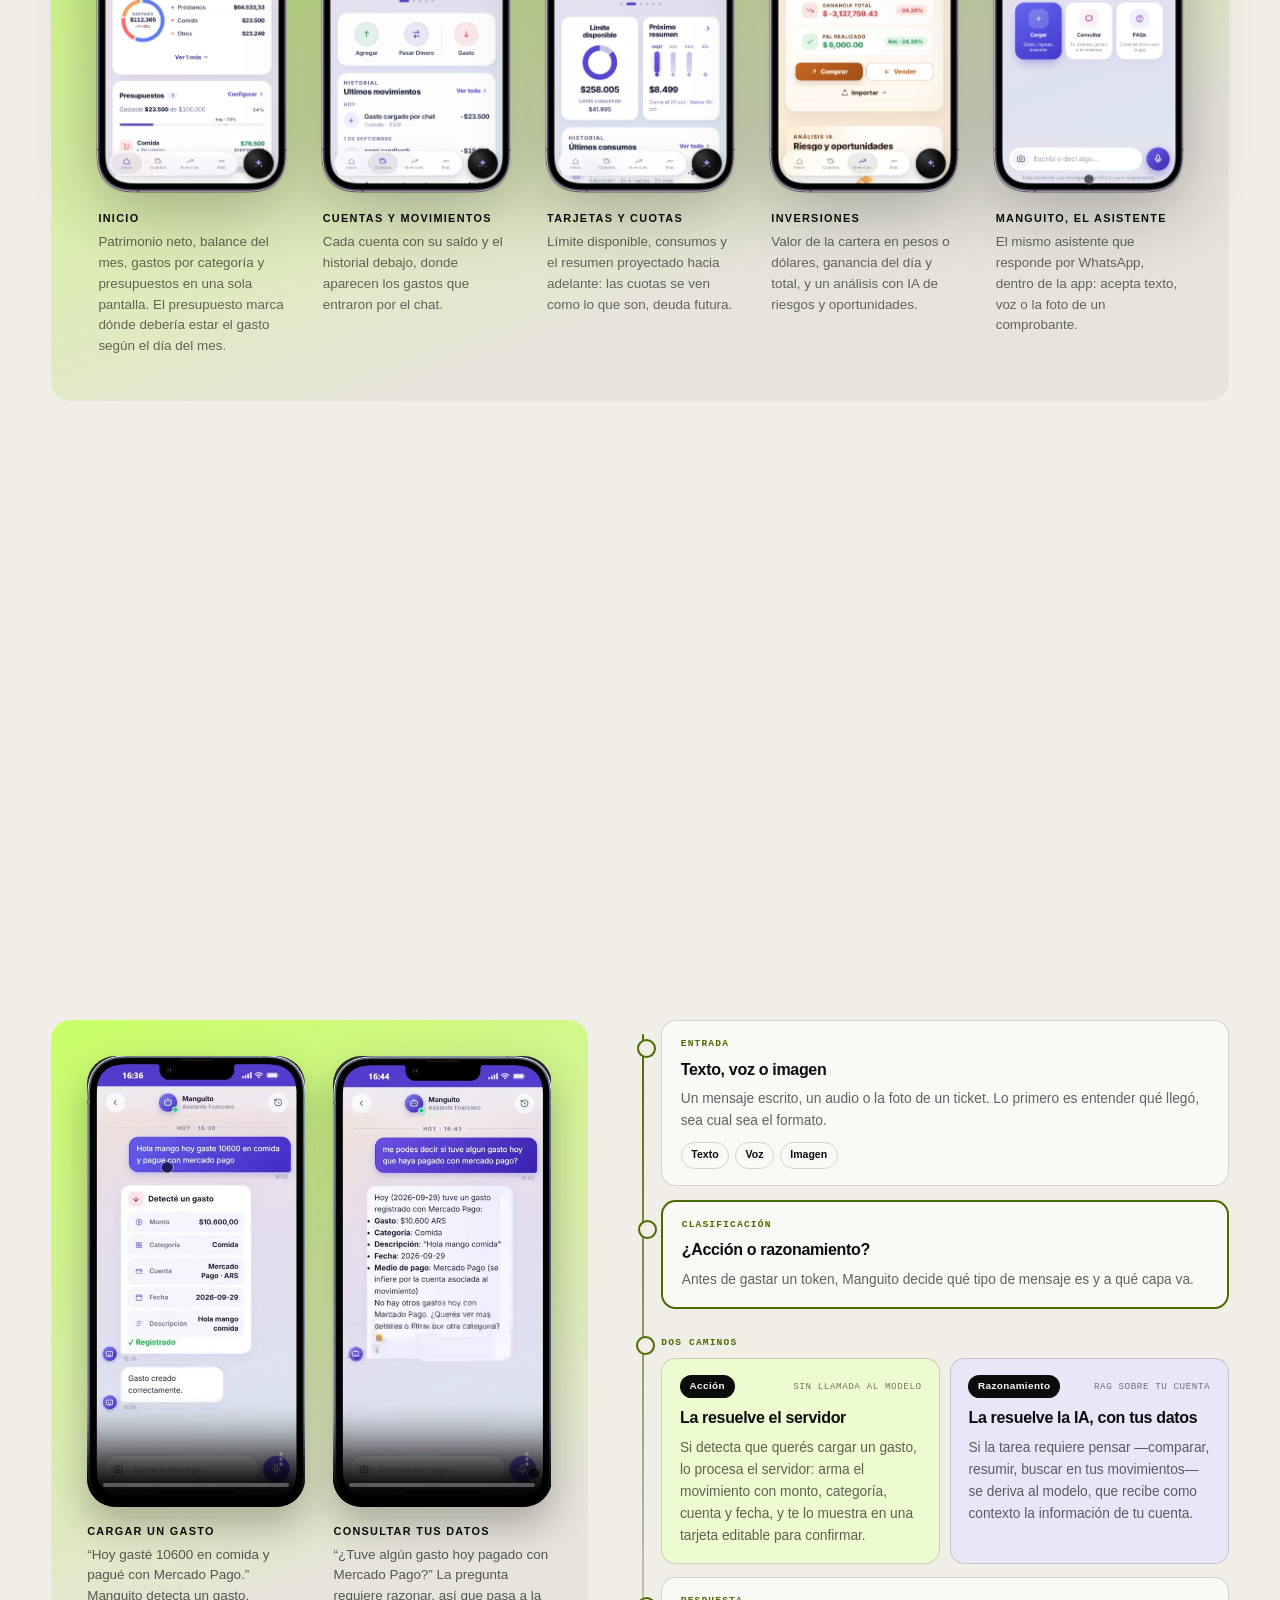
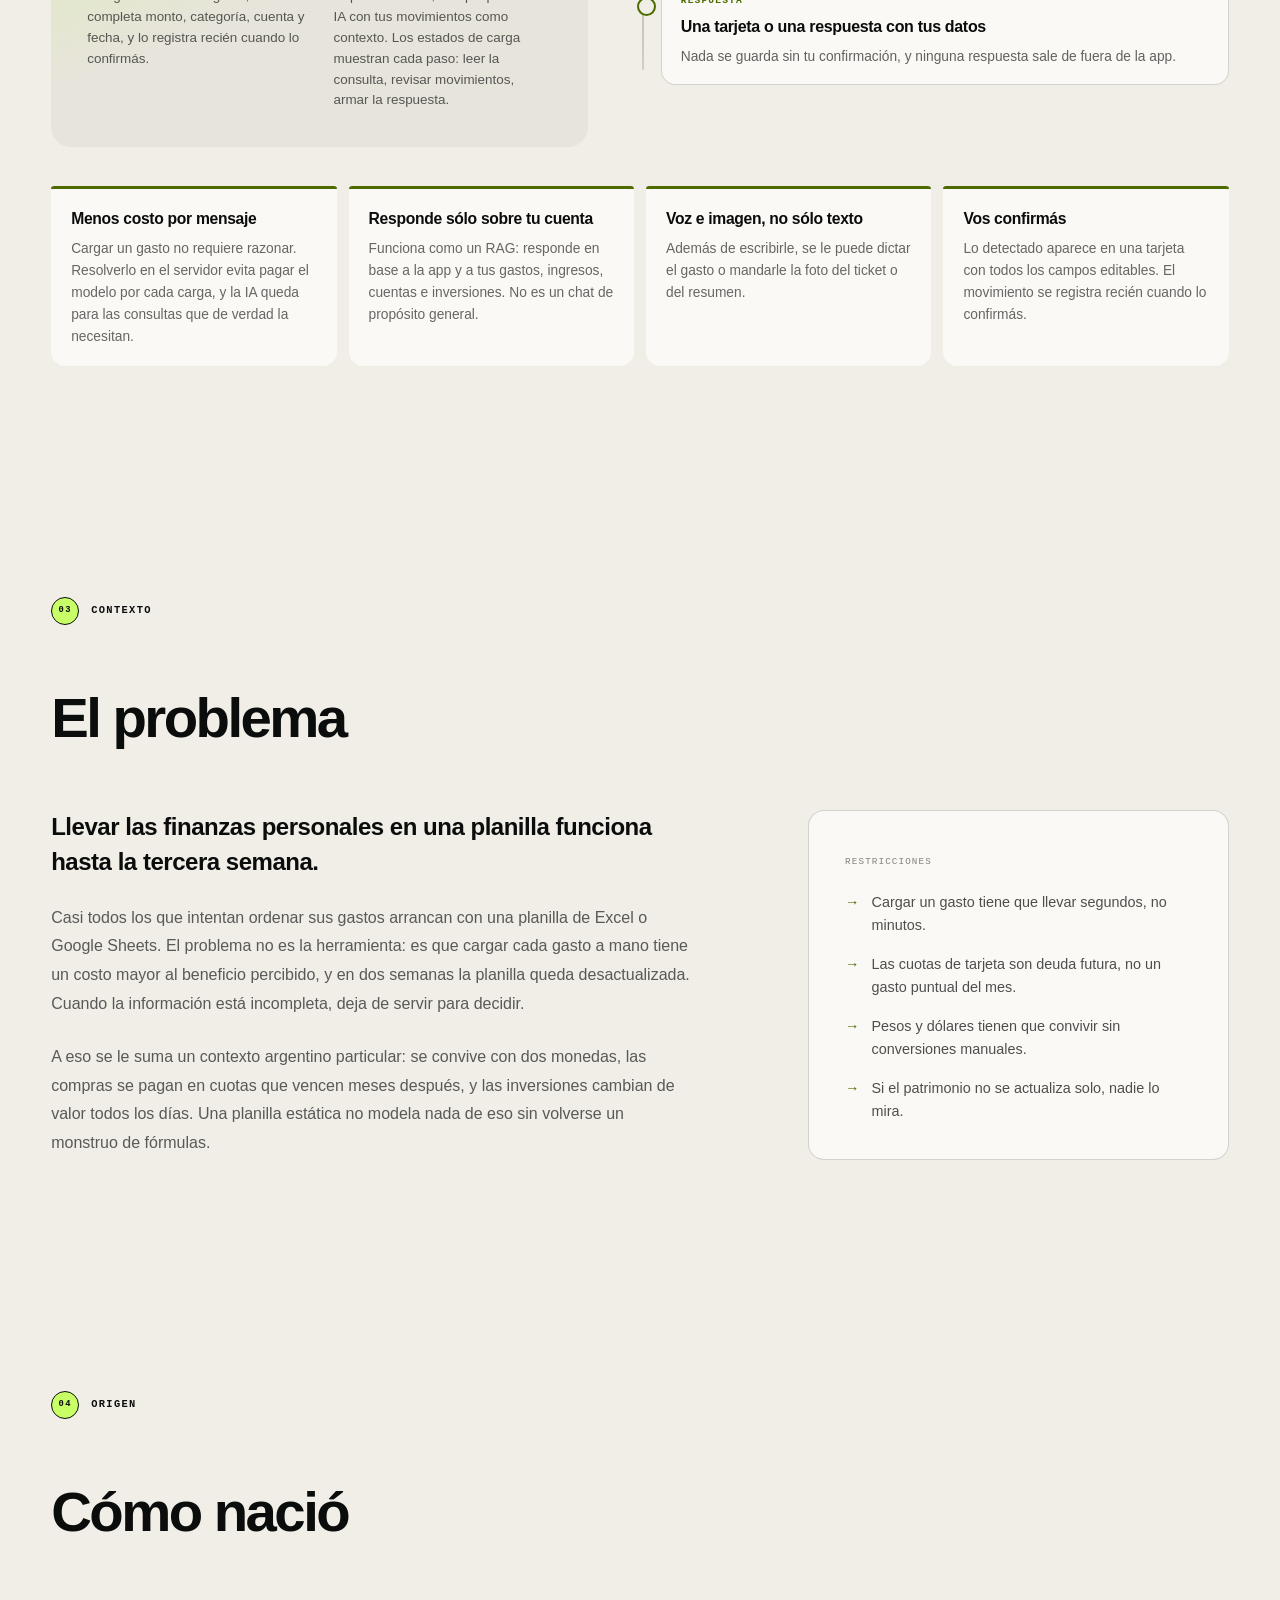
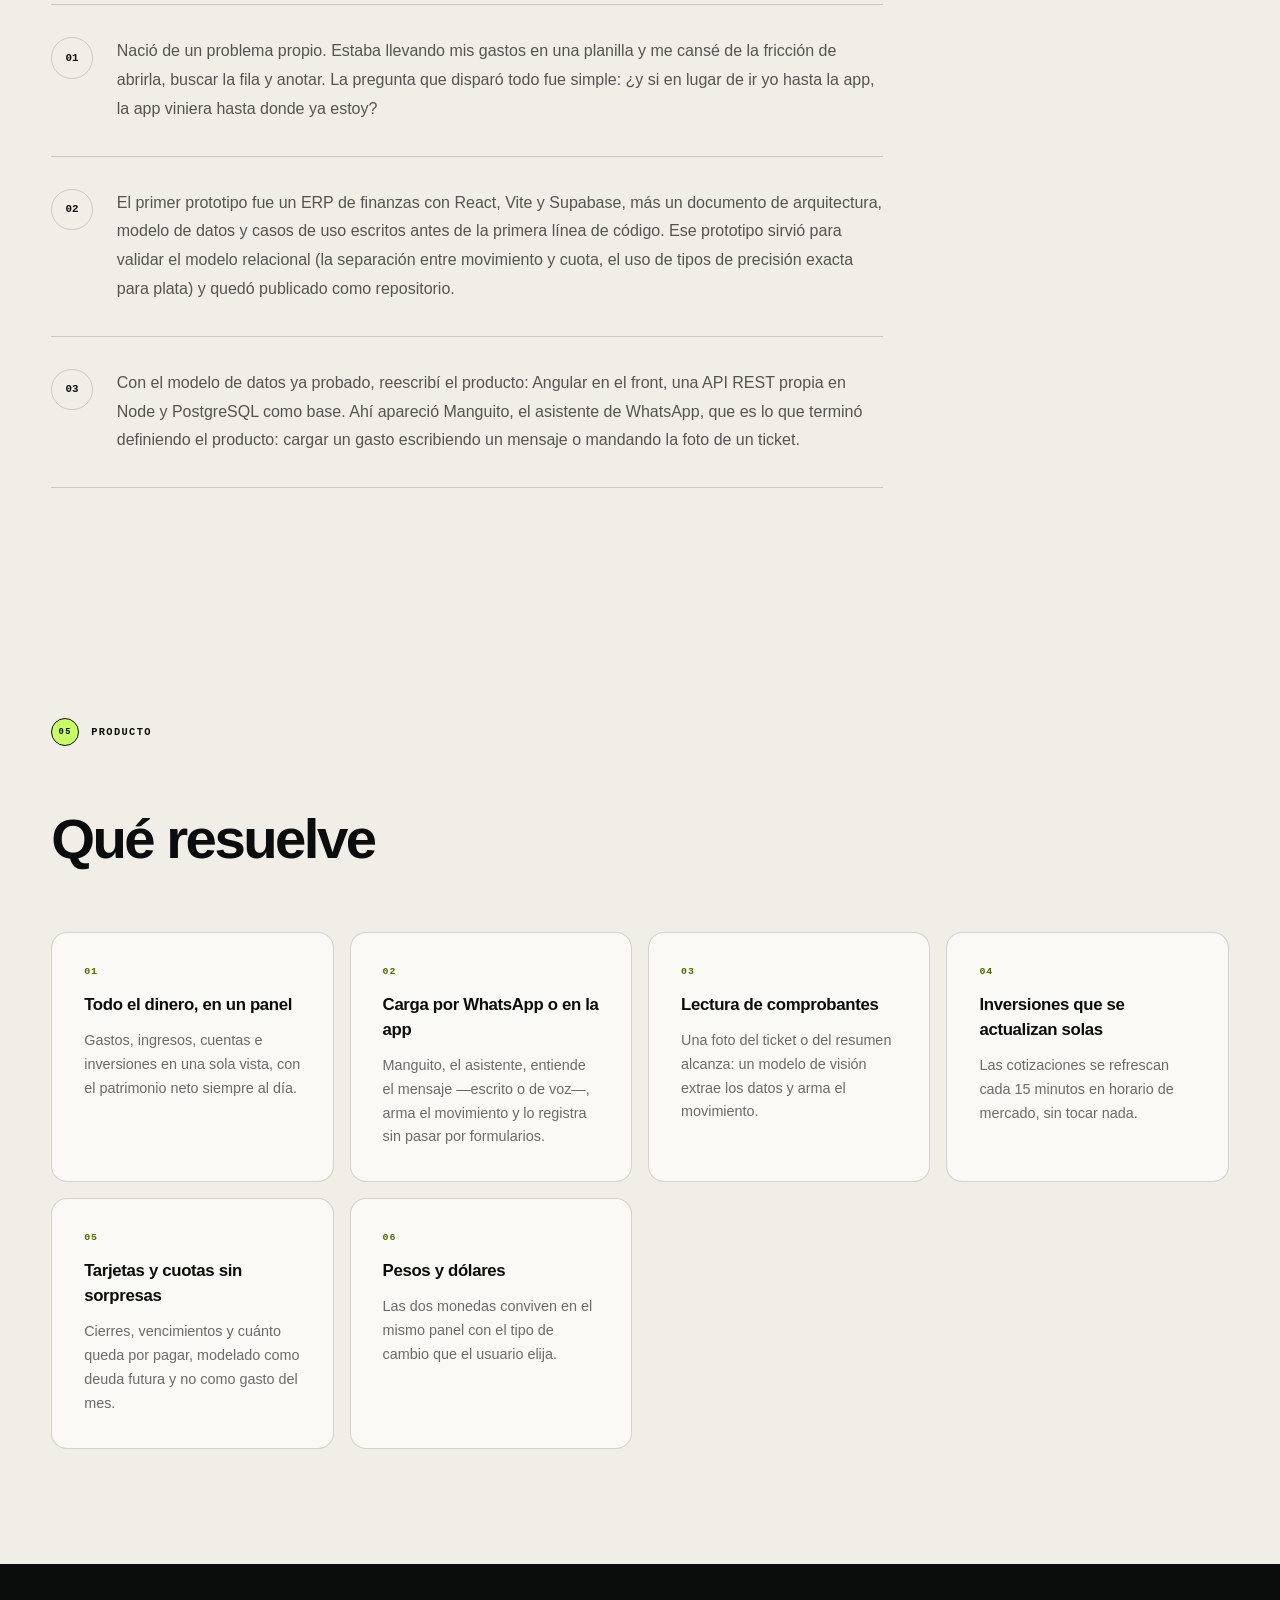
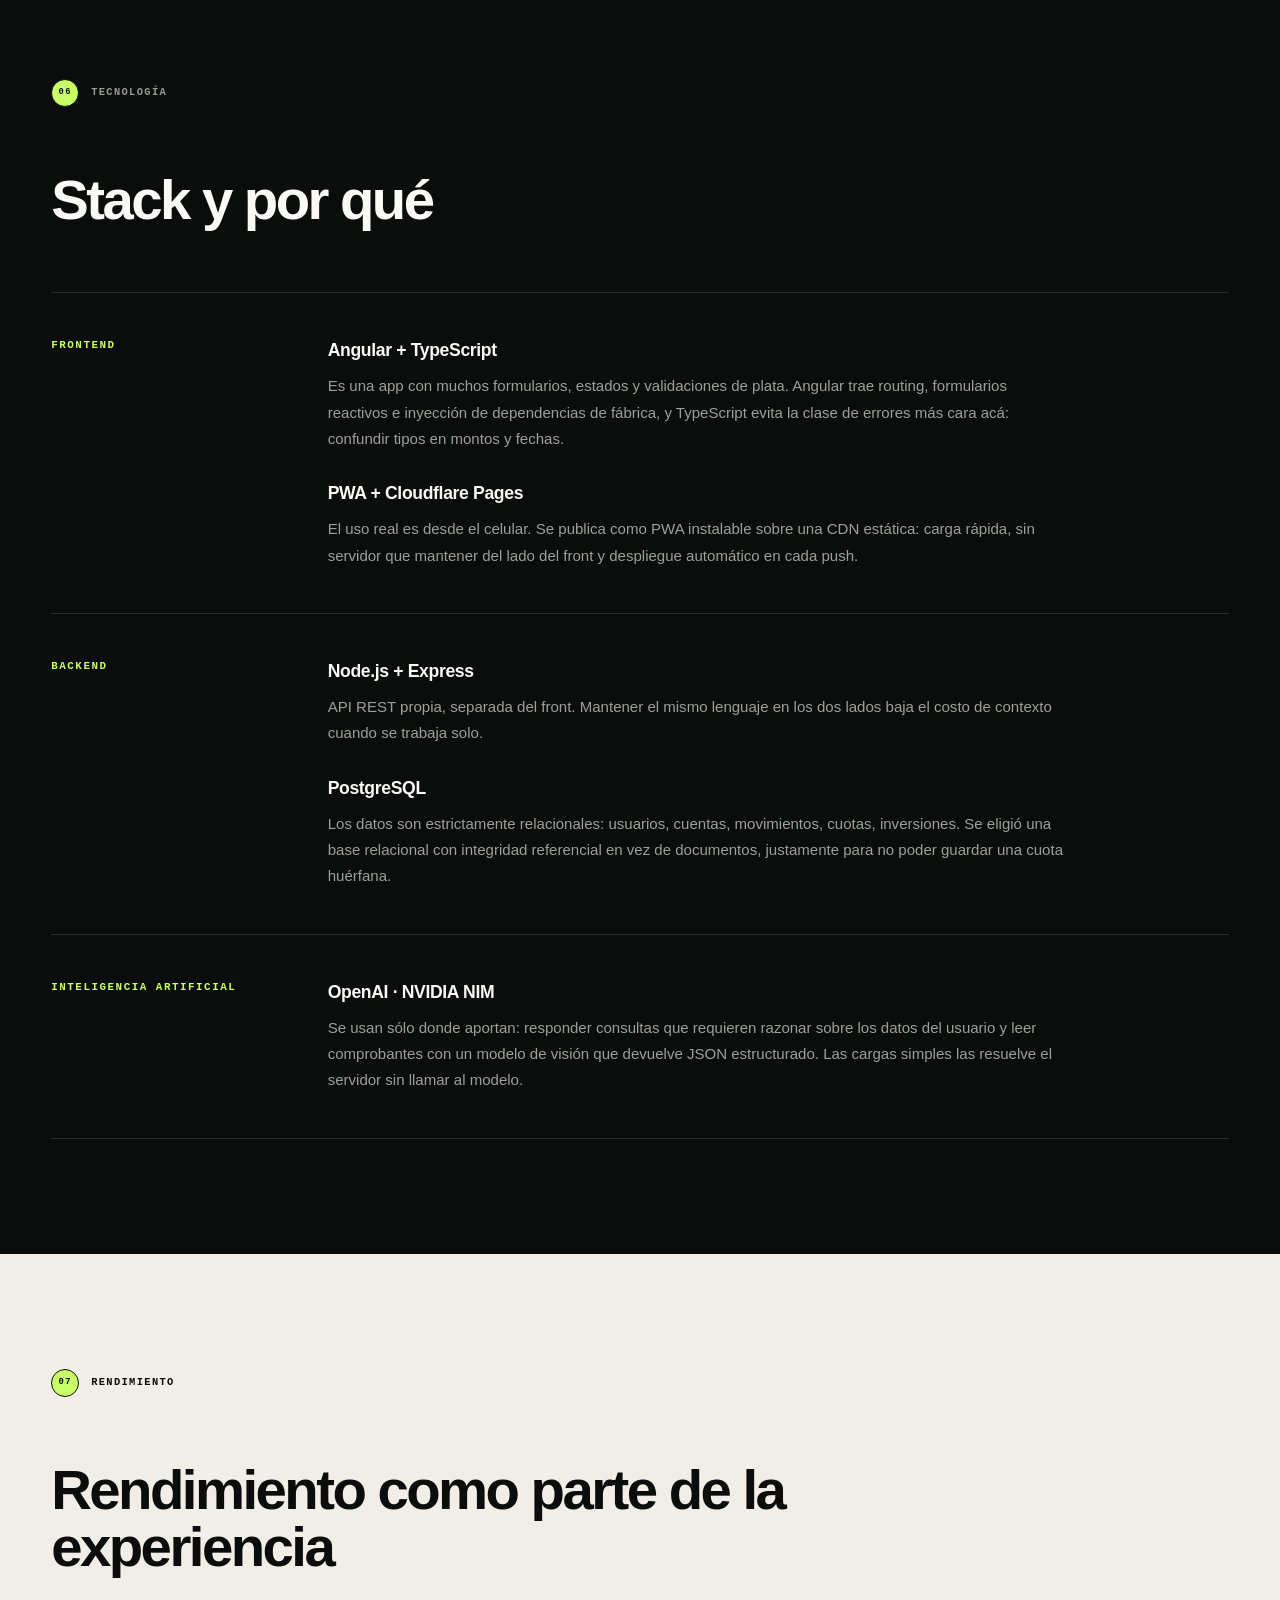
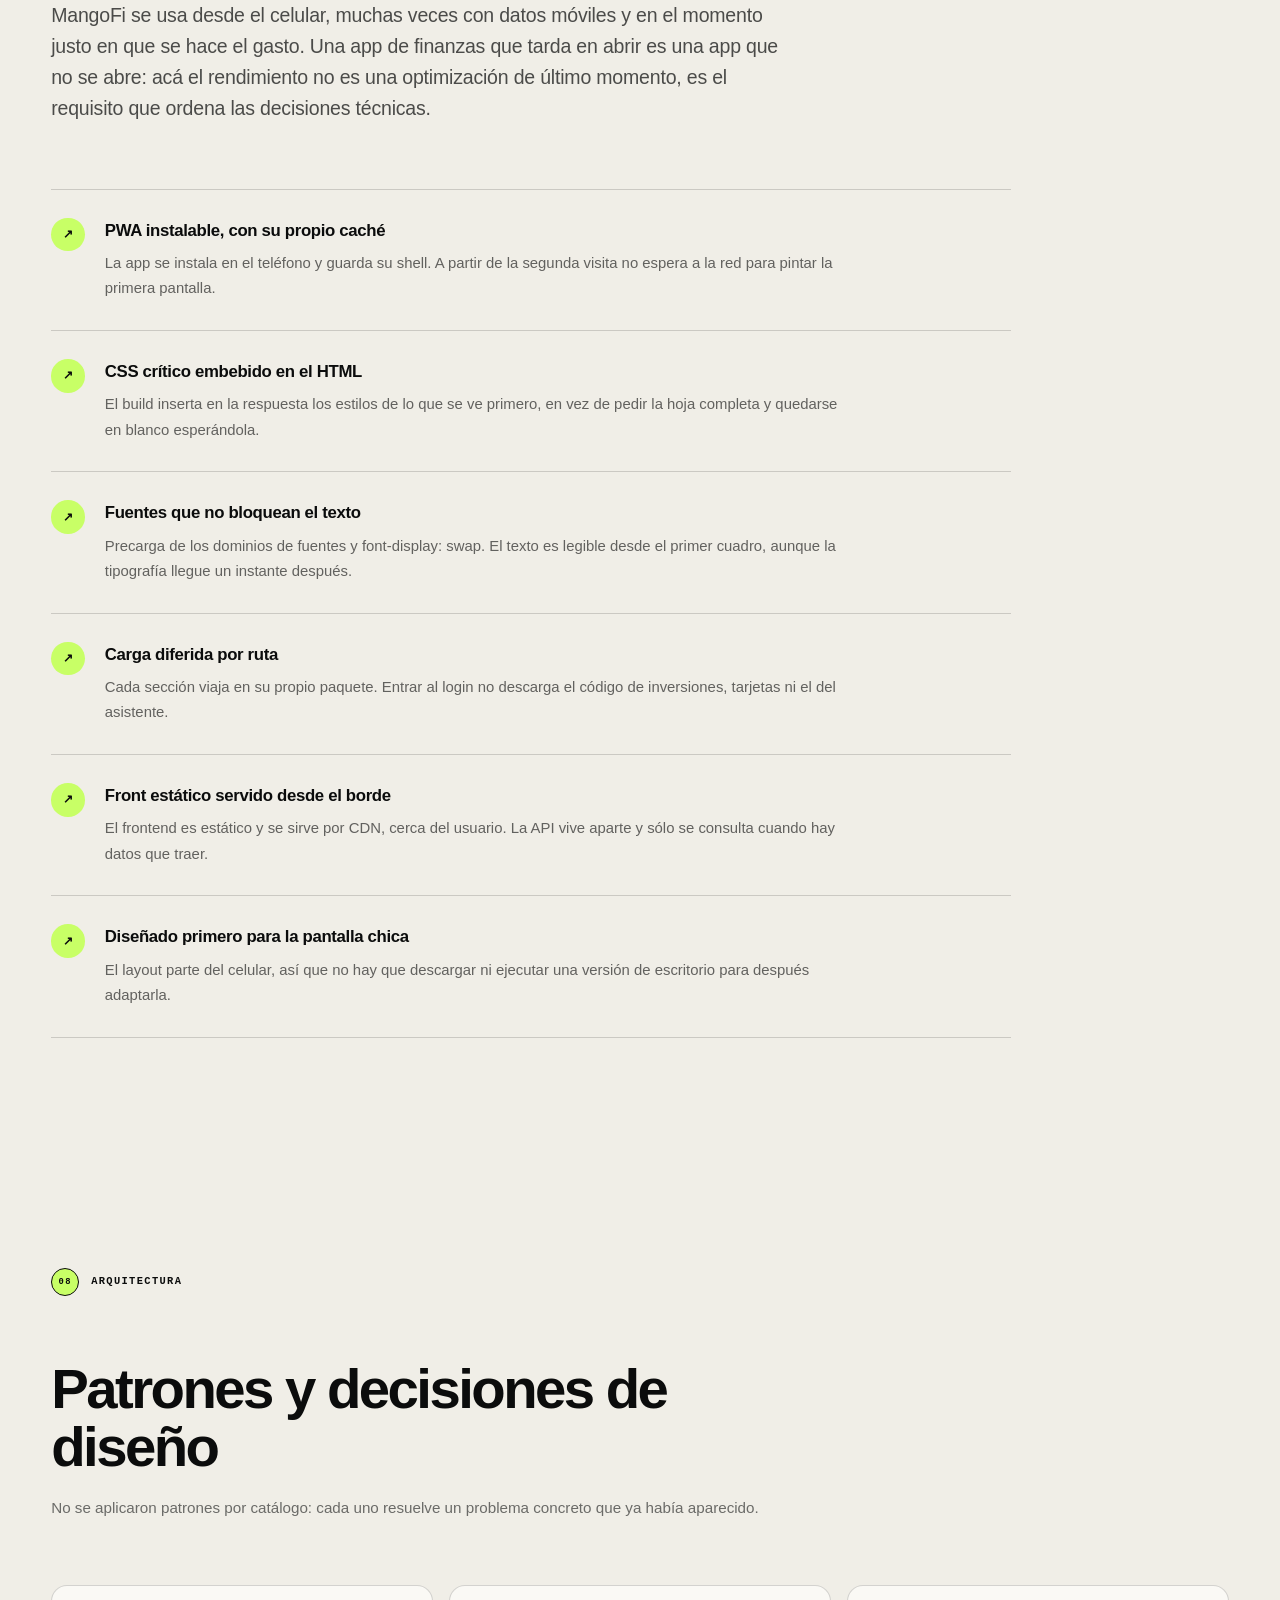
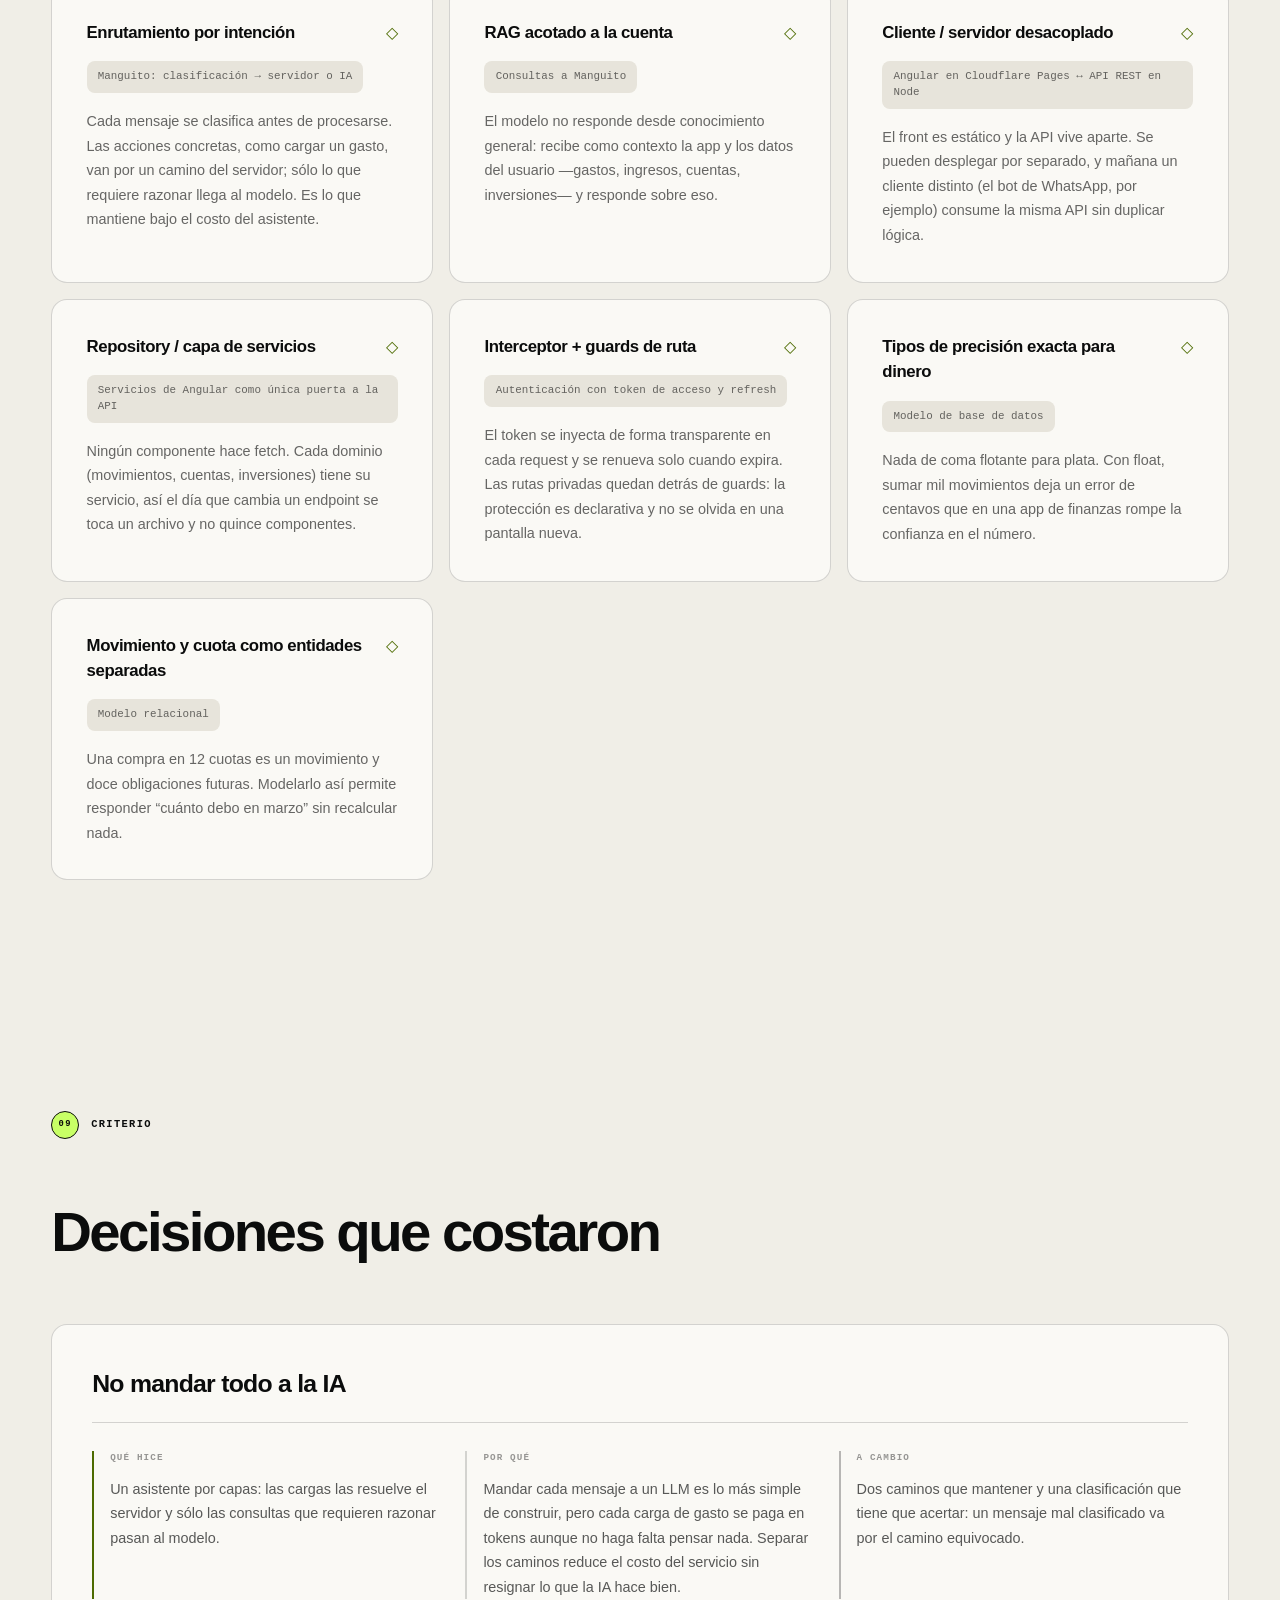
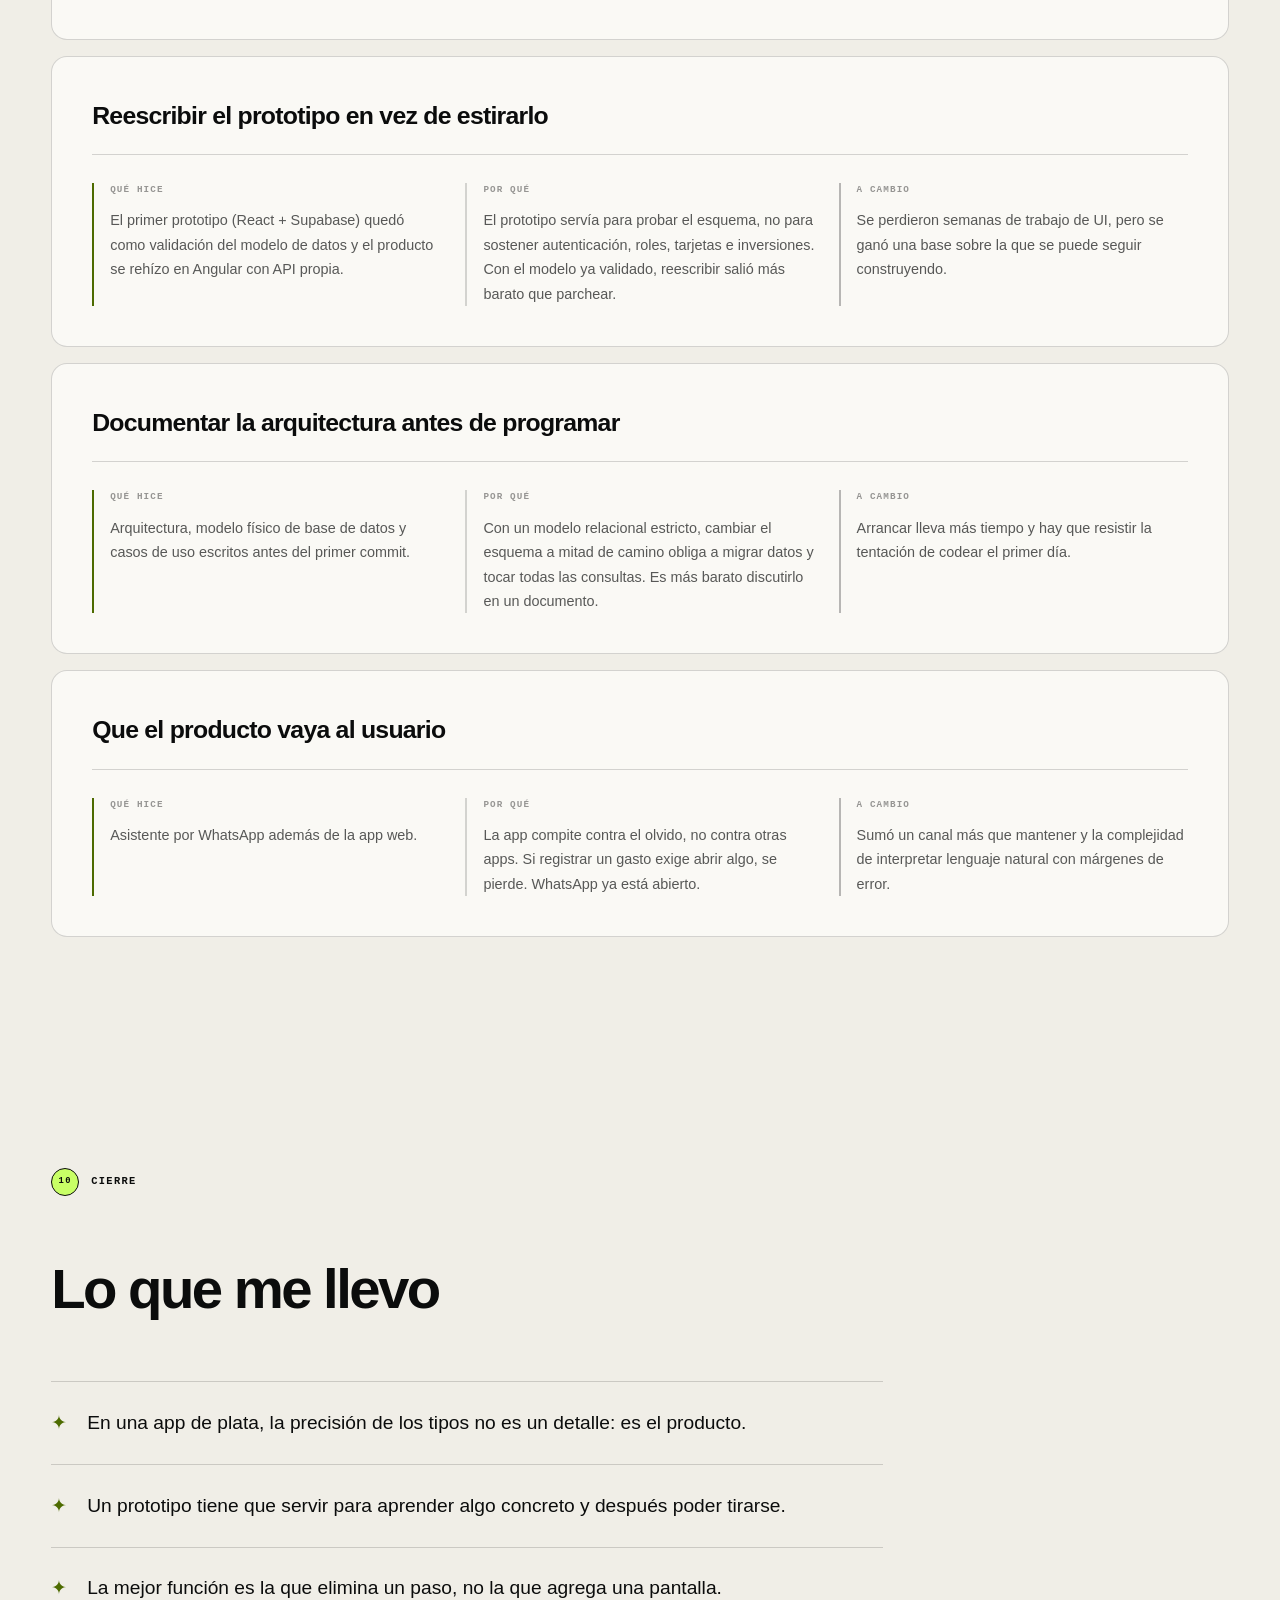
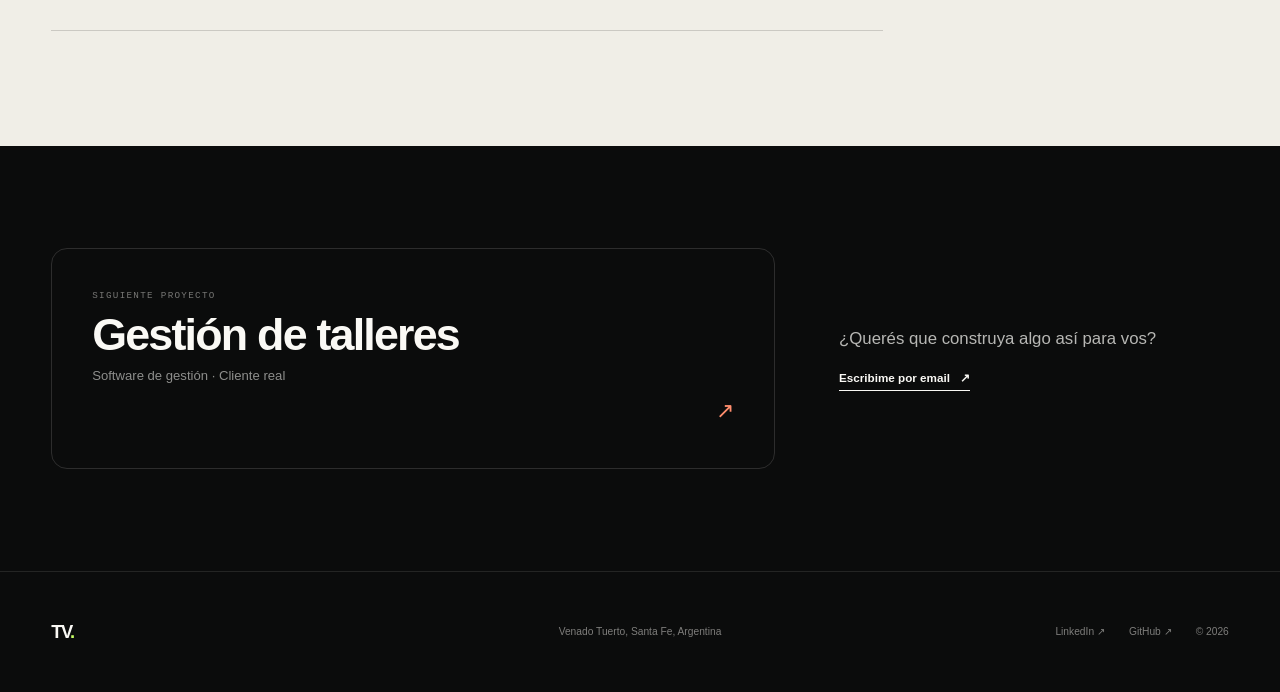
<file: proyectos/mangofi.html>
<!doctype html>
<html lang="es" class="no-js">
  <head>
    <meta charset="UTF-8" />
    <meta name="viewport" content="width=device-width, initial-scale=1.0" />
    <meta name="theme-color" content="#0b0c0c" />
    <meta name="description" content="Cómo construí MangoFi: un gestor financiero personal con carga de gastos por WhatsApp, lectura de comprobantes con IA e inversiones que se actualizan solas. Stack, patrones y decisiones." />
    <meta name="author" content="Tomás Vallejos" />
    <meta property="og:type" content="article" />
    <meta property="og:locale" content="es_AR" />
    <meta property="og:title" content="MangoFi — Proyecto de Tomás Vallejos" />
    <meta property="og:description" content="Cómo construí MangoFi: un gestor financiero personal con carga de gastos por WhatsApp, lectura de comprobantes con IA e inversiones que se actualizan solas. Stack, patrones y decisiones." />
    <meta property="og:image" content="https://tomasvallejos.tech/assets/proyectos/mangofi/og.png" />
    <meta property="og:url" content="https://tomasvallejos.tech/proyectos/mangofi.html" />
    <meta name="twitter:card" content="summary_large_image" />
    <meta name="twitter:title" content="MangoFi — Proyecto de Tomás Vallejos" />
    <meta name="twitter:description" content="Cómo construí MangoFi: un gestor financiero personal con carga de gastos por WhatsApp, lectura de comprobantes con IA e inversiones que se actualizan solas. Stack, patrones y decisiones." />
    <meta name="twitter:image" content="https://tomasvallejos.tech/assets/proyectos/mangofi/og.png" />
    <title>MangoFi — Caso de estudio · Tomás Vallejos</title>
    <link rel="canonical" href="https://tomasvallejos.tech/proyectos/mangofi.html" />
    <link rel="icon" href="../assets/favicon.svg" type="image/svg+xml" />
    <link rel="stylesheet" href="../styles.css?v=20260937" />
    <link rel="stylesheet" href="../proyecto.css?v=20260937" />
    <script>
      document.documentElement.classList.remove('no-js');
      document.documentElement.classList.add('js');
    </script>
    <script type="application/ld+json">
      {
        "@context": "https://schema.org",
        "@type": "SoftwareApplication",
        "name": "MangoFi",
        "applicationCategory": "FinanceApplication",
        "url": "https://mangofi.pages.dev/",
        "description": "Cómo construí MangoFi: un gestor financiero personal con carga de gastos por WhatsApp, lectura de comprobantes con IA e inversiones que se actualizan solas. Stack, patrones y decisiones.",
        "operatingSystem": "Web",
        "author": {
          "@type": "Person",
          "name": "Tomás Vallejos",
          "url": "https://www.linkedin.com/in/tomasvallejos123"
        }
      }
    </script>
  </head>
  <body data-project="mangofi">
    <a class="skip-link" href="#contenido">Saltar al contenido</a>
    <div class="page-noise" aria-hidden="true"></div>
    <div class="scroll-progress" aria-hidden="true"><span></span></div>
    <div class="pointer-glow" aria-hidden="true"></div>

    <header class="site-header" data-header>
      <div class="header-inner">
        <a class="brand" href="../index.html" aria-label="Tomás Vallejos, volver al inicio">
          <span>TV</span><i>.</i>
        </a>

        <nav class="desktop-nav" aria-label="Navegación principal">
          <a href="../index.html#proyectos"><span>01</span> Proyectos</a>
          <a href="../index.html#perfil"><span>02</span> Perfil</a>
          <a href="../index.html#trayectoria"><span>03</span> Trayectoria</a>
        </nav>

        <a class="header-cta magnetic" href="../index.html#contacto">
          Hablemos <span aria-hidden="true">↗</span>
        </a>

        <button
          class="menu-toggle"
          type="button"
          aria-expanded="false"
          aria-controls="mobile-menu"
          aria-label="Abrir menú"
        >
          <span></span><span></span>
        </button>
      </div>

      <div class="mobile-menu" id="mobile-menu" aria-hidden="true">
        <nav aria-label="Navegación móvil">
          <a href="../index.html#proyectos"><small>01</small> Proyectos</a>
          <a href="../index.html#perfil"><small>02</small> Perfil</a>
          <a href="../index.html#trayectoria"><small>03</small> Trayectoria</a>
          <a href="../index.html#contacto"><small>04</small> Contacto</a>
        </nav>
        <div class="mobile-menu-footer">
          <span>Sistemas · Full Stack · IA</span>
          <span>Portfolio / 2026</span>
        </div>
      </div>
    </header>

    <main id="contenido">
      <article id="case-root"></article>
    </main>

    <nav class="case-nav" id="case-nav" aria-label="Secciones de este caso"></nav>

    <footer class="site-footer">
      <div class="container footer-inner">
        <a class="brand footer-brand" href="../index.html" aria-label="Volver al inicio"><span>TV</span><i>.</i></a>
        <p data-person-text="location">Venado Tuerto, Santa Fe, Argentina</p>
        <div>
          <a href="https://www.linkedin.com/in/tomasvallejos123" target="_blank" rel="noreferrer" data-person-link="linkedin">LinkedIn ↗</a>
          <a href="https://github.com/tomasvallejos1" target="_blank" rel="noreferrer" data-person-link="github">GitHub ↗</a>
          <span>© <span id="current-year">2026</span></span>
        </div>
      </div>
    </footer>

    <noscript>
      <div class="noscript-message">
        Este caso de estudio se arma con JavaScript. Activalo para leerlo, o
        <a href="https://mangofi.pages.dev/">visitá MangoFi directamente</a>.
      </div>
    </noscript>

    <script src="../content.js?v=20260937" defer></script>
    <script src="../proyecto.js?v=20260937" defer></script>
    <script src="../ui.js?v=20260937" defer></script>
  </body>
</html>
</file>
<file: styles.css>
/* ------------------------------------------------------------
   Tomás Vallejos — Portfolio
   Visual system: editorial, technical, expressive.
------------------------------------------------------------- */

:root {
  --ink: #0b0c0c;
  --ink-soft: #131515;
  --paper: #f0eee7;
  --paper-soft: #e7e4db;
  --white: #faf9f5;
  --acid: #c8ff66;
  --acid-soft: #dfff9f;
  --violet: #9381ff;
  --muted: #9b9d96;
  --line: rgba(11, 12, 12, 0.16);
  --line-dark: rgba(250, 249, 245, 0.14);
  --container: 1280px;
  --gutter: clamp(1.25rem, 4vw, 4rem);
  --section-space: clamp(6.5rem, 12vw, 11rem);
  --ease-out: cubic-bezier(0.16, 1, 0.3, 1);
  --ease-smooth: cubic-bezier(0.76, 0, 0.24, 1);
}

* {
  box-sizing: border-box;
}

html {
  scroll-padding-top: 6rem;
  background: var(--ink);
}

@media (prefers-reduced-motion: no-preference) {
  html {
    scroll-behavior: smooth;
  }
}

body {
  margin: 0;
  overflow-x: hidden;
  background: var(--paper);
  color: var(--ink);
  font-family: Inter, "Segoe UI Variable", "Segoe UI", Helvetica, Arial, sans-serif;
  font-size: 1rem;
  line-height: 1.5;
  -webkit-font-smoothing: antialiased;
  text-rendering: optimizeLegibility;
}

body.menu-open {
  overflow: hidden;
}

::selection {
  background: var(--acid);
  color: var(--ink);
}

::-webkit-scrollbar {
  width: 10px;
}

::-webkit-scrollbar-track {
  background: var(--ink);
}

::-webkit-scrollbar-thumb {
  border: 3px solid var(--ink);
  border-radius: 100px;
  background: var(--acid);
}

img,
svg {
  display: block;
  max-width: 100%;
}

button,
a {
  color: inherit;
}

a {
  text-decoration: none;
}

button {
  border: 0;
  font: inherit;
}

h1,
h2,
h3,
p {
  margin: 0;
}

button,
a {
  -webkit-tap-highlight-color: transparent;
}

:focus-visible {
  outline: 2px solid var(--violet);
  outline-offset: 5px;
}

.container {
  width: min(100%, calc(var(--container) + var(--gutter) * 2));
  margin-inline: auto;
  padding-inline: var(--gutter);
}

.page-noise {
  position: fixed;
  z-index: 1000;
  inset: 0;
  opacity: 0.035;
  pointer-events: none;
  background-image: url("data:image/svg+xml,%3Csvg viewBox='0 0 180 180' xmlns='http://www.w3.org/2000/svg'%3E%3Cfilter id='n'%3E%3CfeTurbulence type='fractalNoise' baseFrequency='.9' numOctaves='3' stitchTiles='stitch'/%3E%3C/filter%3E%3Crect width='100%25' height='100%25' filter='url(%23n)' opacity='.8'/%3E%3C/svg%3E");
}

.pointer-glow {
  position: fixed;
  z-index: 2;
  top: 0;
  left: 0;
  width: 26rem;
  height: 26rem;
  border-radius: 50%;
  opacity: 0;
  pointer-events: none;
  background: radial-gradient(circle, rgba(200, 255, 102, 0.075), transparent 68%);
  transform: translate3d(calc(var(--pointer-x, -30rem) - 50%), calc(var(--pointer-y, -30rem) - 50%), 0);
  transition: opacity 0.4s ease;
}

body.pointer-active .pointer-glow {
  opacity: 1;
}

.skip-link {
  position: fixed;
  z-index: 2000;
  top: 1rem;
  left: 1rem;
  padding: 0.75rem 1rem;
  background: var(--acid);
  color: var(--ink);
  font-weight: 800;
  transform: translateY(-200%);
  transition: transform 0.2s;
}

.skip-link:focus {
  transform: translateY(0);
}

.scroll-progress {
  position: fixed;
  z-index: 1100;
  top: 0;
  left: 0;
  width: 100%;
  height: 3px;
  pointer-events: none;
}

.scroll-progress span {
  display: block;
  width: var(--scroll-progress, 0%);
  height: 100%;
  background: var(--acid);
}

/* Header */
.site-header {
  position: fixed;
  z-index: 100;
  top: 0;
  left: 0;
  width: 100%;
  color: var(--white);
  transition: background 0.4s ease, border-color 0.4s ease, transform 0.4s var(--ease-out);
}

.site-header.scrolled {
  border-bottom: 1px solid rgba(255, 255, 255, 0.08);
  background: rgba(11, 12, 12, 0.82);
  backdrop-filter: blur(18px);
  -webkit-backdrop-filter: blur(18px);
}

.header-inner {
  position: relative;
  z-index: 2;
  display: grid;
  grid-template-columns: 1fr auto 1fr;
  align-items: center;
  width: 100%;
  height: 5.5rem;
  padding-inline: var(--gutter);
}

.brand {
  justify-self: start;
  font-size: 1.15rem;
  font-weight: 900;
  letter-spacing: -0.08em;
}

.brand i {
  color: var(--acid);
  font-style: normal;
}

.desktop-nav {
  display: flex;
  gap: clamp(1.5rem, 3.5vw, 3.5rem);
  align-items: center;
}

.desktop-nav a {
  position: relative;
  color: rgba(250, 249, 245, 0.72);
  font-size: 0.78rem;
  font-weight: 650;
  letter-spacing: 0.02em;
  transition: color 0.25s;
}

.desktop-nav a::after {
  position: absolute;
  right: 0;
  bottom: -0.55rem;
  left: 0;
  height: 1px;
  background: var(--acid);
  content: "";
  transform: scaleX(0);
  transform-origin: right;
  transition: transform 0.45s var(--ease-out);
}

.desktop-nav a:hover,
.desktop-nav a.active {
  color: var(--white);
}

.desktop-nav a:hover::after,
.desktop-nav a.active::after {
  transform: scaleX(1);
  transform-origin: left;
}

.desktop-nav span {
  margin-right: 0.35rem;
  color: var(--acid);
  font-family: Consolas, monospace;
  font-size: 0.61rem;
}

.header-cta {
  display: inline-flex;
  justify-self: end;
  gap: 0.75rem;
  align-items: center;
  padding: 0.72rem 1rem 0.72rem 1.1rem;
  border: 1px solid rgba(250, 249, 245, 0.28);
  border-radius: 999px;
  font-size: 0.75rem;
  font-weight: 750;
  transition: color 0.3s, border-color 0.3s, background 0.3s;
}

.header-cta:hover {
  border-color: var(--acid);
  background: var(--acid);
  color: var(--ink);
}

.menu-toggle,
.mobile-menu {
  display: none;
}

/* Hero */
.hero {
  position: relative;
  display: flex;
  min-height: max(640px, 88svh);
  overflow: hidden;
  background: var(--ink);
  color: var(--white);
}

.hero-grid-lines,
.contact-grid {
  position: absolute;
  inset: 0;
  opacity: 0.06;
  pointer-events: none;
  background-image: linear-gradient(rgba(255, 255, 255, 0.6) 1px, transparent 1px),
    linear-gradient(90deg, rgba(255, 255, 255, 0.6) 1px, transparent 1px);
  background-size: 76px 76px;
  -webkit-mask-image: linear-gradient(to bottom, black, transparent 88%);
  mask-image: linear-gradient(to bottom, black, transparent 88%);
}

.hero-orb {
  position: absolute;
  border-radius: 50%;
  filter: blur(2px);
  pointer-events: none;
}

.hero-orb-one {
  top: -22rem;
  right: -17rem;
  width: 53rem;
  height: 53rem;
  border: 1px solid rgba(200, 255, 102, 0.2);
  background: radial-gradient(circle at 44% 45%, rgba(200, 255, 102, 0.12), transparent 65%);
}

.hero-orb-two {
  bottom: -18rem;
  left: 35%;
  width: 42rem;
  height: 42rem;
  background: radial-gradient(circle, rgba(147, 129, 255, 0.11), transparent 67%);
}

.hero-layout {
  position: relative;
  z-index: 3;
  display: grid;
  grid-template-columns: minmax(0, 1.35fr) minmax(300px, 0.65fr);
  gap: clamp(2rem, 5vw, 5rem);
  align-items: end;
  padding-top: 8.5rem;
  padding-bottom: 5.5rem;
}

.hero-copy {
  min-width: 0;
}

.hero h1 {
  max-width: 820px;
  font-size: clamp(3.4rem, 6.6vw, 7rem);
  font-weight: 760;
  letter-spacing: -0.075em;
  line-height: 0.82;
}

.title-line {
  display: block;
  overflow: hidden;
  padding: 0.06em 0.07em 0.06em 0;
}

.title-line > span {
  display: block;
  transform: translateY(115%);
  animation: title-in 1.2s var(--ease-out) forwards;
}

.title-line:nth-child(1) > span { animation-delay: 0.18s; }
.title-line:nth-child(2) > span { animation-delay: 0.28s; }
.title-line:nth-child(3) > span { animation-delay: 0.38s; }

.accent-line {
  padding-left: 0.5rem;
  color: var(--acid);
  font-family: Georgia, "Times New Roman", serif;
  font-style: italic;
  font-weight: 400;
  letter-spacing: -0.08em;
}

@keyframes title-in {
  to { transform: translateY(0); }
}

@keyframes fade-up {
  from { opacity: 0; transform: translateY(1rem); }
  to { opacity: 1; transform: translateY(0); }
}


.hero-intro {
  max-width: 34rem;
  margin-top: clamp(1.8rem, 4vh, 2.8rem);
  color: rgba(250, 249, 245, 0.66);
  font-size: clamp(0.98rem, 1.2vw, 1.12rem);
  line-height: 1.7;
  opacity: 0;
  animation: fade-up 0.9s 0.55s var(--ease-out) forwards;
}

.hero-intro strong {
  color: var(--white);
  font-weight: 650;
}

.hero-actions {
  display: flex;
  flex-wrap: wrap;
  gap: 1rem 2rem;
  align-items: center;
  margin-top: clamp(1.6rem, 3.5vh, 2.4rem);
  opacity: 0;
  animation: fade-up 0.9s 0.7s var(--ease-out) forwards;
}

.button {
  display: inline-flex;
  gap: 1.7rem;
  align-items: center;
  justify-content: space-between;
  min-width: 12.5rem;
  padding: 0.9rem 0.95rem 0.9rem 1.25rem;
  border-radius: 999px;
  font-size: 0.76rem;
  font-weight: 800;
}

.button-primary {
  background: var(--acid);
  color: var(--ink);
  transition: background 0.3s, transform 0.3s;
}

.button-primary:hover {
  background: var(--white);
}

.button-icon {
  display: grid;
  width: 2rem;
  height: 2rem;
  place-items: center;
  border-radius: 50%;
  background: var(--ink);
  color: var(--white);
  transition: transform 0.45s var(--ease-out);
}

.button:hover .button-icon {
  transform: rotate(-45deg);
}

.text-link,
.line-link {
  position: relative;
  display: inline-flex;
  gap: 0.65rem;
  align-items: center;
  padding-bottom: 0.3rem;
  font-size: 0.73rem;
  font-weight: 750;
}

.text-link::after,
.line-link::after {
  position: absolute;
  right: 0;
  bottom: 0;
  left: 0;
  height: 1px;
  background: currentColor;
  content: "";
  transform-origin: left;
  transition: transform 0.45s var(--ease-out);
}

.text-link:hover::after,
.line-link:hover::after {
  transform: scaleX(0.35);
}

/* Ticker */
.ticker {
  position: relative;
  z-index: 5;
  overflow: hidden;
  border-top: 1px solid rgba(200, 255, 102, 0.35);
  border-bottom: 1px solid rgba(200, 255, 102, 0.35);
  background: var(--acid);
  color: var(--ink);
  transform: rotate(-1deg) scale(1.02);
}

.ticker-track {
  display: flex;
  width: max-content;
  gap: 2.5rem;
  align-items: center;
  padding: 0.95rem 0;
  font-family: Consolas, monospace;
  font-size: 0.68rem;
  font-weight: 800;
  letter-spacing: 0.08em;
  animation: ticker-scroll 28s linear infinite;
}

.ticker-track i {
  font-style: normal;
}

@keyframes ticker-scroll {
  to { transform: translateX(-50%); }
}

/* General sections */
.section {
  position: relative;
  padding-block: var(--section-space);
}

.section-header {
  margin-bottom: clamp(3.5rem, 7vw, 6.5rem);
}

.section-kicker {
  display: flex;
  gap: 0.75rem;
  align-items: center;
  margin-bottom: clamp(2.5rem, 5vw, 4.5rem);
  font-family: Consolas, monospace;
  font-size: 0.65rem;
  font-weight: 700;
  letter-spacing: 0.13em;
  text-transform: uppercase;
}

.section-kicker span {
  display: grid;
  width: 1.75rem;
  height: 1.75rem;
  place-items: center;
  border: 1px solid currentColor;
  border-radius: 50%;
  font-size: 0.55rem;
}

.section-heading-row {
  display: grid;
  grid-template-columns: minmax(0, 1fr) minmax(230px, 330px);
  gap: 3rem;
  align-items: end;
}

.section-heading-row h2,
.profile-sticky h2,
.contact-inner h2 {
  font-size: clamp(3.25rem, 7vw, 7.4rem);
  font-weight: 760;
  letter-spacing: -0.072em;
  line-height: 0.89;
}

.section-heading-row h2 em,
.profile-sticky h2 em,
.contact-inner h2 em {
  font-family: Georgia, "Times New Roman", serif;
  font-weight: 400;
  letter-spacing: -0.075em;
}

.section-heading-row p {
  max-width: 30rem;
  padding-bottom: 0.55rem;
  color: rgba(11, 12, 12, 0.58);
  font-size: 0.92rem;
  line-height: 1.7;
}

.reveal {
  opacity: 0;
  transform: translateY(2.5rem);
  transition: opacity 0.9s var(--ease-out), transform 0.9s var(--ease-out);
}

.reveal.is-visible {
  opacity: 1;
  transform: translateY(0);
}

/* Projects */
.work-section {
  overflow: hidden;
  background: var(--paper);
}

.project-list {
  display: grid;
  gap: clamp(4rem, 8vw, 8rem);
}

.project-card {
  display: grid;
  grid-template-columns: minmax(0, 1.18fr) minmax(300px, 0.82fr);
  min-height: 570px;
  overflow: hidden;
  border: 1px solid var(--line);
  border-radius: 1rem;
  background: var(--white);
  box-shadow: 0 2rem 6rem rgba(11, 12, 12, 0.07);
}

.project-visual {
  position: relative;
  display: block;
  min-height: 570px;
  overflow: hidden;
  background: var(--project-color, var(--violet));
  isolation: isolate;
}

.project-visual::before {
  position: absolute;
  inset: 0;
  z-index: -1;
  opacity: 0.28;
  background-image: linear-gradient(rgba(11, 12, 12, 0.35) 1px, transparent 1px),
    linear-gradient(90deg, rgba(11, 12, 12, 0.35) 1px, transparent 1px);
  background-size: 44px 44px;
  content: "";
}

.project-visual::after {
  position: absolute;
  right: -20%;
  bottom: -35%;
  width: 80%;
  aspect-ratio: 1;
  border: 1px solid rgba(11, 12, 12, 0.4);
  border-radius: 50%;
  content: "";
}

.project-visual-label {
  position: absolute;
  z-index: 2;
  top: 1.5rem;
  left: 1.5rem;
  display: flex;
  gap: 0.5rem;
  align-items: center;
  padding: 0.55rem 0.75rem;
  border: 1px solid rgba(11, 12, 12, 0.28);
  border-radius: 999px;
  background: rgba(250, 249, 245, 0.25);
  font-family: Consolas, monospace;
  font-size: 0.55rem;
  font-weight: 700;
  letter-spacing: 0.1em;
  backdrop-filter: blur(8px);
}

.project-visual-label i {
  width: 0.35rem;
  height: 0.35rem;
  border-radius: 50%;
  background: var(--ink);
}

/* Captura real del proyecto, montada en una ventana de navegador. */
.project-shot {
  position: absolute;
  top: 50%;
  left: 50%;
  width: min(86%, 620px);
  overflow: hidden;
  border: 1px solid rgba(11, 12, 12, 0.78);
  border-radius: 0.85rem;
  background: var(--white);
  box-shadow: 1.2rem 1.2rem 0 rgba(11, 12, 12, 0.85);
  transform: translate(-52%, -50%) rotate(-2.6deg);
  transition: transform 0.8s var(--ease-out), box-shadow 0.8s var(--ease-out);
}

.project-card:hover .project-shot,
.project-card:focus-within .project-shot {
  box-shadow: 0.55rem 0.55rem 0 rgba(11, 12, 12, 0.85);
  transform: translate(-50%, -50%) rotate(0deg);
}

.shot-bar {
  display: flex;
  gap: 0.85rem;
  align-items: center;
  padding: 0.6rem 0.9rem;
  border-bottom: 1px solid var(--line);
  background: var(--paper);
}

.shot-dots {
  display: flex;
  gap: 0.3rem;
}

.shot-dots i {
  width: 0.5rem;
  height: 0.5rem;
  border-radius: 50%;
}

.shot-dots i:first-child { background: #ff6b5f; }
.shot-dots i:nth-child(2) { background: #f5c451; }
.shot-dots i:last-child { background: #65cb70; }

.shot-url {
  overflow: hidden;
  color: rgba(11, 12, 12, 0.48);
  font-family: Consolas, monospace;
  font-size: 0.58rem;
  letter-spacing: 0.06em;
  text-overflow: ellipsis;
  white-space: nowrap;
}

.shot-frame {
  aspect-ratio: 16 / 10;
  overflow: hidden;
  background: var(--paper-soft);
}

.shot-frame img {
  width: 100%;
  height: 100%;
  object-fit: cover;
  object-position: top center;
  transition: transform 1.2s var(--ease-out);
}

.project-card:hover .shot-frame img {
  transform: scale(1.03);
}

/* Captura de celular: el mockup ya trae su marco, así que flota sin
   ventana de navegador y la sombra sigue la silueta del teléfono. */
.project-phone {
  position: absolute;
  top: 50%;
  left: 50%;
  display: grid;
  place-items: center;
  transform: translate(-50%, -50%) rotate(-2.6deg);
  transition: transform 0.8s var(--ease-out);
}

/* `height: auto` pisa el atributo height de la imagen: sin esto, al
   limitar sólo el ancho el teléfono se estiraba a lo alto. */
.project-phone img {
  width: auto;
  height: auto;
  max-width: min(100%, 15rem);
  max-height: 27rem;
  filter: drop-shadow(0.95rem 0.95rem 0 rgba(11, 12, 12, 0.85));
  transition: filter 0.8s var(--ease-out);
}

.project-card:hover .project-phone,
.project-card:focus-within .project-phone {
  transform: translate(-50%, -50%) rotate(0deg) scale(1.02);
}

.project-card:hover .project-phone img,
.project-card:focus-within .project-phone img {
  filter: drop-shadow(0.4rem 0.4rem 0 rgba(11, 12, 12, 0.85));
}

.project-status {
  position: absolute;
  right: 1.5rem;
  bottom: 1.5rem;
  z-index: 2;
  padding: 0.5rem 0.85rem;
  border: 1px solid rgba(11, 12, 12, 0.28);
  border-radius: 999px;
  background: rgba(250, 249, 245, 0.55);
  color: rgba(11, 12, 12, 0.78);
  font-family: Consolas, monospace;
  font-size: 0.55rem;
  font-weight: 700;
  letter-spacing: 0.08em;
  text-transform: uppercase;
  backdrop-filter: blur(8px);
}

.project-content {
  display: flex;
  flex-direction: column;
  justify-content: space-between;
  padding: clamp(2rem, 4vw, 4.25rem);
}

.project-meta {
  display: flex;
  justify-content: space-between;
  padding-bottom: 1.5rem;
  border-bottom: 1px solid var(--line);
  color: rgba(11, 12, 12, 0.55);
  font-family: Consolas, monospace;
  font-size: 0.59rem;
  letter-spacing: 0.08em;
  text-transform: uppercase;
}

.project-copy h3 {
  max-width: 9ch;
  margin: clamp(2.5rem, 7vw, 5.5rem) 0 1.5rem;
  font-size: clamp(2.5rem, 4.4vw, 4.5rem);
  font-weight: 750;
  letter-spacing: -0.065em;
  line-height: 0.92;
}

.project-copy > p {
  max-width: 30rem;
  color: rgba(11, 12, 12, 0.61);
  font-size: 0.92rem;
  line-height: 1.72;
}

.project-tags {
  display: flex;
  flex-wrap: wrap;
  gap: 0.5rem;
  margin: 2rem 0;
}

.project-tags span {
  padding: 0.55rem 0.75rem;
  border: 1px solid var(--line);
  border-radius: 999px;
  font-size: 0.62rem;
  font-weight: 700;
}

.project-link {
  display: flex;
  justify-content: space-between;
  align-items: center;
  padding-top: 1.5rem;
  border-top: 1px solid var(--line);
  font-size: 0.74rem;
  font-weight: 800;
}

.project-link i {
  display: grid;
  width: 2.5rem;
  height: 2.5rem;
  place-items: center;
  border-radius: 50%;
  background: var(--ink);
  color: var(--white);
  font-style: normal;
  transition: background 0.3s, color 0.3s, transform 0.45s var(--ease-out);
}

.project-link:hover i {
  background: var(--project-color, var(--acid));
  color: var(--ink);
  transform: rotate(-45deg);
}

.project-title-link {
  display: inline-block;
}

.project-title-link::after {
  display: block;
  height: 3px;
  background: var(--project-color, var(--violet));
  content: "";
  transform: scaleX(0);
  transform-origin: left;
  transition: transform 0.55s var(--ease-out);
}

.project-card:hover .project-title-link::after,
.project-title-link:focus-visible::after {
  transform: scaleX(1);
}

.project-actions {
  display: grid;
  gap: 1.15rem;
}

.project-secondary-links {
  display: flex;
  flex-wrap: wrap;
  gap: 0.4rem 1.4rem;
}

.mini-link {
  display: inline-flex;
  gap: 0.35rem;
  align-items: center;
  padding-bottom: 2px;
  border-bottom: 1px solid transparent;
  color: rgba(11, 12, 12, 0.52);
  font-size: 0.68rem;
  font-weight: 700;
  transition: color 0.25s, border-color 0.25s;
}

.mini-link:hover {
  border-bottom-color: var(--ink);
  color: var(--ink);
}

.mini-link i {
  font-size: 0.8em;
  font-style: normal;
}

/* Profile */
.profile-section {
  overflow: hidden;
  background: var(--ink);
  color: var(--white);
}

.profile-section::before {
  position: absolute;
  top: 10%;
  right: -15rem;
  width: 35rem;
  height: 35rem;
  border: 1px solid rgba(200, 255, 102, 0.1);
  border-radius: 50%;
  content: "";
}

.profile-intro {
  display: grid;
  grid-template-columns: 1.08fr 0.92fr;
  gap: clamp(4rem, 11vw, 11rem);
  padding-bottom: clamp(6rem, 12vw, 11rem);
}

.profile-sticky .section-kicker {
  color: rgba(250, 249, 245, 0.58);
}

.profile-sticky h2 em {
  color: var(--acid);
}

.profile-copy {
  align-self: end;
  max-width: 34rem;
  padding-top: 7rem;
}

.profile-lead {
  margin-bottom: 2rem;
  color: var(--white) !important;
  font-size: clamp(1.5rem, 2.5vw, 2.2rem) !important;
  font-weight: 450;
  letter-spacing: -0.035em;
  line-height: 1.25 !important;
}

.profile-lead strong:first-child { color: var(--acid); }
.profile-lead strong:last-child { color: var(--violet); }

.profile-copy > p {
  color: rgba(250, 249, 245, 0.53);
  font-size: 0.95rem;
  line-height: 1.8;
}

.profile-copy .line-link {
  margin-top: 2.5rem;
  color: var(--white);
}

.principles-grid {
  display: grid;
  grid-template-columns: repeat(3, 1fr);
  border-top: 1px solid var(--line-dark);
  border-bottom: 1px solid var(--line-dark);
}

.principle-card {
  min-height: 320px;
  padding: clamp(1.6rem, 3.3vw, 3.2rem);
  border-right: 1px solid var(--line-dark);
  transition: background 0.45s var(--ease-out), color 0.45s var(--ease-out);
}

.principle-card:last-child {
  border-right: 0;
}

.principle-card:hover {
  background: var(--acid);
  color: var(--ink);
}

.principle-top {
  display: flex;
  justify-content: space-between;
  color: rgba(250, 249, 245, 0.4);
  font-family: Consolas, monospace;
  font-size: 0.6rem;
  transition: color 0.45s;
}

.principle-top i {
  font-family: Georgia, serif;
  font-size: 1.6rem;
  font-style: normal;
}

.principle-card h3 {
  margin: clamp(5rem, 10vw, 8rem) 0 1rem;
  font-size: clamp(1.45rem, 2.4vw, 2rem);
  font-weight: 650;
  letter-spacing: -0.04em;
}

.principle-card p {
  max-width: 20rem;
  color: rgba(250, 249, 245, 0.48);
  font-size: 0.78rem;
  line-height: 1.7;
  transition: color 0.45s;
}

.principle-card:hover .principle-top,
.principle-card:hover p {
  color: rgba(11, 12, 12, 0.66);
}

.craft-grid {
  display: grid;
  grid-template-columns: 1fr;
  gap: 1rem;
  margin-top: clamp(4rem, 7vw, 6rem);
}

.craft-card {
  position: relative;
  overflow: hidden;
  padding: clamp(1.5rem, 3vw, 2.5rem);
  border: 1px solid var(--line-dark);
  border-radius: 0.8rem;
  background: var(--ink-soft);
}

.card-label {
  color: rgba(250, 249, 245, 0.43);
  font-family: Consolas, monospace;
  font-size: 0.58rem;
  letter-spacing: 0.12em;
  text-transform: uppercase;
}

.tags-card {
  display: flex;
  flex-direction: column;
}

.tag-cloud {
  display: flex;
  flex-wrap: wrap;
  gap: 0.55rem;
  margin-top: 1.25rem;
}

.tag-cloud span {
  padding: 0.65rem 0.75rem;
  border: 1px solid var(--line-dark);
  border-radius: 999px;
  color: rgba(250, 249, 245, 0.7);
  font-size: 0.62rem;
}

.tag-cloud span:nth-child(2),
.tag-cloud span:nth-child(5) {
  border-color: var(--acid);
  color: var(--acid);
}

/* Journey */
.journey-section {
  background: var(--paper-soft);
}

.journey-heading h2 em {
  color: var(--violet);
}

.journey-grid {
  display: grid;
  grid-template-columns: 1fr 1fr;
  gap: clamp(2rem, 6vw, 6rem);
}

.journey-column-title {
  display: flex;
  justify-content: space-between;
  align-items: center;
  padding-bottom: 1rem;
  border-bottom: 2px solid var(--ink);
}

.journey-column-title h3 {
  font-size: clamp(1.3rem, 2vw, 1.7rem);
  font-weight: 700;
  letter-spacing: -0.04em;
}

.journey-column-title span {
  font-size: 1.3rem;
}

.journey-list {
  display: grid;
}

.journey-item,
.journey-empty {
  display: grid;
  grid-template-columns: 6rem 1fr;
  gap: 1rem;
  padding: 1.6rem 0;
  border-bottom: 1px solid var(--line);
}

.journey-item time,
.journey-empty > span {
  color: rgba(11, 12, 12, 0.48);
  font-family: Consolas, monospace;
  font-size: 0.62rem;
  letter-spacing: 0.05em;
}

.journey-item h4 {
  margin: 0 0 0.35rem;
  font-size: 0.92rem;
  font-weight: 700;
}

.journey-link {
  text-decoration: underline;
  text-decoration-color: rgba(11, 12, 12, 0.35);
  text-underline-offset: 0.22em;
  transition: text-decoration-color 180ms ease;
}

.journey-link::after {
  content: " ↗";
  font-size: 0.78em;
}

.journey-link:hover {
  text-decoration-color: currentColor;
}

.journey-item p,
.journey-empty p {
  color: rgba(11, 12, 12, 0.56);
  font-size: 0.75rem;
  line-height: 1.6;
}

.journey-progress {
  display: flex;
  gap: 0.6rem;
  align-items: center;
  margin-top: 0.75rem;
}

.journey-progress-track {
  flex: 1;
  height: 3px;
  overflow: hidden;
  border-radius: 999px;
  background: var(--line);
}

.journey-progress-fill {
  display: block;
  height: 100%;
  background: var(--violet);
  border-radius: inherit;
}

.journey-progress-label {
  color: rgba(11, 12, 12, 0.48);
  font-family: Consolas, monospace;
  font-size: 0.6rem;
  letter-spacing: 0.04em;
  white-space: nowrap;
}

.journey-empty {
  min-height: 8rem;
  align-items: start;
}

.journey-empty strong {
  display: block;
  margin-bottom: 0.4rem;
  font-size: 0.9rem;
}

.data-notice {
  display: flex;
  gap: 1rem;
  align-items: flex-start;
  max-width: 46rem;
  margin: 3rem auto 0;
  padding: 1rem 1.2rem;
  border: 1px dashed rgba(11, 12, 12, 0.25);
  border-radius: 0.6rem;
  color: rgba(11, 12, 12, 0.58);
  font-size: 0.68rem;
  line-height: 1.6;
}

.data-notice[hidden] {
  display: none;
}

.data-notice strong {
  color: var(--ink);
}

.data-notice-icon {
  display: grid;
  flex: 0 0 auto;
  width: 1.25rem;
  height: 1.25rem;
  place-items: center;
  border-radius: 50%;
  background: var(--ink);
  color: var(--white);
  font-family: Georgia, serif;
  font-size: 0.72rem;
  font-style: italic;
}

/* Contact */
.contact-section {
  position: relative;
  overflow: hidden;
  padding: clamp(6rem, 11vw, 9rem) 0;
  background: var(--ink);
  color: var(--white);
}

.contact-grid {
  opacity: 0.045;
  -webkit-mask-image: none;
  mask-image: none;
}

.contact-inner {
  position: relative;
  z-index: 2;
}

.contact-inner .section-kicker {
  color: rgba(250, 249, 245, 0.62);
}

.contact-head {
  display: grid;
  gap: 1.5rem 4rem;
  grid-template-columns: minmax(0, 1fr) minmax(240px, 360px);
  align-items: end;
  margin-bottom: clamp(2.5rem, 5vw, 4rem);
}

.contact-inner h2 {
  font-size: clamp(3.5rem, 8vw, 8rem);
}

.contact-inner h2 em {
  color: var(--acid);
}

.contact-lead {
  color: rgba(250, 249, 245, 0.62);
  font-size: 0.98rem;
  line-height: 1.7;
}

.contact-channels {
  display: grid;
  gap: 1rem;
  grid-template-columns: repeat(3, minmax(0, 1fr));
}

.contact-channel {
  display: grid;
  gap: 2.5rem;
  align-content: space-between;
  min-height: 15rem;
  padding: clamp(1.4rem, 2.5vw, 2rem);
  border: 1px solid var(--line-dark);
  border-radius: 0.9rem;
  background: rgba(250, 249, 245, 0.025);
  transition: background 0.35s, color 0.35s, border-color 0.35s, transform 0.5s var(--ease-out);
}

.contact-channel:hover,
.contact-channel:focus-visible {
  border-color: var(--acid);
  background: var(--acid);
  color: var(--ink);
  transform: translateY(-4px);
}

.channel-top {
  display: flex;
  justify-content: space-between;
  align-items: flex-start;
}

.channel-top svg {
  width: 1.9rem;
  height: 1.9rem;
}

.channel-top i {
  font-size: 1.2rem;
  font-style: normal;
  transition: transform 0.45s var(--ease-out);
}

.contact-channel:hover .channel-top i {
  transform: rotate(-45deg);
}

.channel-name {
  display: block;
  margin-bottom: 0.45rem;
  font-family: Consolas, monospace;
  font-size: 0.65rem;
  letter-spacing: 0.13em;
  opacity: 0.6;
  text-transform: uppercase;
}

.channel-value {
  display: block;
  font-size: clamp(1.05rem, 1.6vw, 1.35rem);
  font-weight: 700;
  letter-spacing: -0.02em;
  overflow-wrap: anywhere;
}

.site-footer {
  border-top: 1px solid rgba(250, 249, 245, 0.1);
  background: var(--ink);
  color: var(--white);
}

.footer-inner {
  display: grid;
  grid-template-columns: 1fr auto 1fr;
  gap: 2rem;
  align-items: center;
  min-height: 7.5rem;
  color: rgba(250, 249, 245, 0.48);
  font-size: 0.64rem;
}

.footer-brand {
  color: var(--white);
}

.footer-inner > p {
  text-align: center;
}

.footer-inner > div {
  display: flex;
  justify-content: flex-end;
  gap: 1.5rem;
}

.footer-inner a:hover {
  color: var(--acid);
}

.noscript-message {
  position: fixed;
  z-index: 2000;
  right: 1rem;
  bottom: 1rem;
  left: 1rem;
  padding: 1rem;
  border-radius: 0.5rem;
  background: var(--acid);
  color: var(--ink);
  font-size: 0.8rem;
  font-weight: 700;
  text-align: center;
}

.no-js .reveal {
  opacity: 1;
  transform: none;
}

/* Responsive */
@media (max-width: 1080px) {
  .hero h1 {
    font-size: clamp(3.6rem, 7.4vw, 6.2rem);
  }



  .project-card {
    grid-template-columns: 1fr 0.82fr;
  }

}

@media (max-width: 820px) {
  :root {
    --section-space: clamp(5.5rem, 16vw, 8rem);
  }

  .header-inner {
    grid-template-columns: 1fr auto;
    height: 4.75rem;
  }

  .desktop-nav,
  .header-cta {
    display: none;
  }

  .menu-toggle {
    position: relative;
    z-index: 3;
    display: grid;
    gap: 0.4rem;
    width: 2.8rem;
    height: 2.8rem;
    place-content: center;
    border: 1px solid rgba(250, 249, 245, 0.25);
    border-radius: 50%;
    background: transparent;
    color: var(--white);
    cursor: pointer;
  }

  .menu-toggle span {
    display: block;
    width: 1rem;
    height: 1px;
    background: currentColor;
    transition: transform 0.4s var(--ease-out);
  }

  .menu-open .menu-toggle span:first-child {
    transform: translateY(0.22rem) rotate(45deg);
  }

  .menu-open .menu-toggle span:last-child {
    transform: translateY(-0.22rem) rotate(-45deg);
  }

  .mobile-menu {
    position: fixed;
    z-index: 1;
    inset: 0;
    display: flex;
    flex-direction: column;
    justify-content: space-between;
    padding: 8rem var(--gutter) 2rem;
    background: var(--ink);
    visibility: hidden;
    opacity: 0;
    transform: translateY(-1.5rem);
    transition: opacity 0.45s, visibility 0.45s, transform 0.45s var(--ease-out);
  }

  .menu-open .mobile-menu {
    visibility: visible;
    opacity: 1;
    transform: translateY(0);
  }

  .mobile-menu nav {
    display: grid;
  }

  .mobile-menu nav a {
    display: flex;
    gap: 1rem;
    align-items: baseline;
    padding: 1rem 0;
    border-bottom: 1px solid var(--line-dark);
    font-size: clamp(2.5rem, 9vw, 4.5rem);
    font-weight: 700;
    letter-spacing: -0.06em;
  }

  .mobile-menu nav small {
    color: var(--acid);
    font-family: Consolas, monospace;
    font-size: 0.6rem;
    letter-spacing: 0;
  }

  .mobile-menu-footer {
    display: flex;
    justify-content: space-between;
    color: rgba(250, 249, 245, 0.42);
    font-family: Consolas, monospace;
    font-size: 0.55rem;
    text-transform: uppercase;
  }

  .hero {
    min-height: auto;
  }




  .section-heading-row {
    grid-template-columns: 1fr;
    gap: 1.5rem;
  }

  .section-heading-row p {
    padding-bottom: 0;
  }

  .project-card {
    grid-template-columns: 1fr;
  }

  .project-visual,
  .project-card {
    min-height: 500px;
  }

  .project-content {
    min-height: 0;
    gap: 2rem;
  }

  .profile-intro {
    grid-template-columns: 1fr;
    gap: 2rem;
  }

  .profile-copy {
    max-width: 42rem;
    padding-top: 0;
  }

  .principles-grid {
    grid-template-columns: 1fr;
  }

  .principle-card {
    min-height: auto;
    border-right: 0;
    border-bottom: 1px solid var(--line-dark);
  }

  .principle-card:last-child {
    border-bottom: 0;
  }

  .principle-card h3 {
    margin-top: 4rem;
  }

  .journey-grid {
    grid-template-columns: 1fr;
    gap: 4rem;
  }
}

@media (max-width: 580px) {
  :root {
    --gutter: 1.15rem;
    --section-space: 4.5rem;
  }

  .page-noise {
    display: none;
  }

  .hero-grid-lines,
  .contact-grid {
    background-size: 48px 48px;
  }


  .hero h1 {
    font-size: clamp(3.55rem, 17vw, 5.3rem);
    line-height: 0.84;
  }

  .accent-line {
    padding-left: 0.15rem;
  }



  .button {
    width: 100%;
  }

  /* El visual decorativo del hero empujaba los proyectos casi una
     pantalla más abajo: en celular el hero queda sólo con el mensaje. */

  .section-heading-row h2,
  .profile-sticky h2 {
    font-size: clamp(3.15rem, 16vw, 5rem);
  }

  .section-header {
    margin-bottom: 2.5rem;
  }

  .section-kicker {
    margin-bottom: 1.5rem;
  }

  /* Tarjetas de proyecto: en celular el contenido fluye en vez de
     repartirse en una altura mínima pensada para escritorio. */
  .project-list {
    gap: 2.5rem;
  }

  .project-card {
    min-height: 0;
  }

  .project-visual {
    display: flex;
    justify-content: center;
    align-items: flex-start;
    min-height: 0;
    padding: 4.25rem 1.1rem 1.6rem;
  }

  .project-visual-label {
    top: 1.1rem;
    left: 1.1rem;
  }

  .project-status {
    top: 1.1rem;
    right: 1.1rem;
    bottom: auto;
  }

  .project-shot,
  .project-card:hover .project-shot,
  .project-card:focus-within .project-shot {
    position: relative;
    top: auto;
    left: auto;
    width: 100%;
    box-shadow: 0.6rem 0.6rem 0 rgba(11, 12, 12, 0.85);
    transform: rotate(-1.5deg);
  }

  /* El teléfono asoma desde el borde inferior: se ve lo importante de la
     pantalla sin ocupar su alto completo. */
  .project-visual:has(.project-phone) {
    padding-bottom: 0;
  }

  .project-phone,
  .project-card:hover .project-phone,
  .project-card:focus-within .project-phone {
    position: relative;
    top: auto;
    left: auto;
    margin-bottom: -6.5rem;
    transform: rotate(-2.6deg);
  }

  .project-phone img {
    width: 13.5rem;
    max-width: 100%;
    max-height: none;
    filter: drop-shadow(0.6rem 0.6rem 0 rgba(11, 12, 12, 0.85));
  }

  .project-content {
    min-height: 0;
    padding: 1.5rem 1.25rem 1.6rem;
  }

  .project-meta {
    padding-bottom: 1rem;
  }

  .project-copy h3 {
    margin: 1.5rem 0 0.9rem;
    font-size: clamp(2.3rem, 11vw, 3rem);
  }

  .project-copy > p {
    font-size: 0.9rem;
    line-height: 1.65;
  }

  .project-tags {
    gap: 0.4rem;
    margin: 1.25rem 0 1.5rem;
  }

  .project-tags span {
    padding: 0.4rem 0.65rem;
    font-size: 0.6rem;
  }

  .project-link {
    padding-top: 1.1rem;
  }

  /* Perfil: tarjetas con la altura de su contenido. */
  .principle-card {
    padding: 1.5rem 0.25rem;
  }

  .principle-card h3 {
    margin-top: 1.25rem;
  }

  .craft-grid {
    grid-template-columns: 1fr;
    margin-top: 3rem;
  }

  .craft-card {
    min-height: 0;
    padding: 1.4rem;
  }

  .tag-cloud {
    margin-top: 1.25rem;
  }

  .journey-item,
  .journey-empty {
    grid-template-columns: 4.5rem 1fr;
  }

  .data-notice {
    font-size: 0.64rem;
  }


  .contact-inner h2 {
    font-size: clamp(3.2rem, 15vw, 5rem);
  }

  .footer-inner {
    grid-template-columns: 1fr 1fr;
    padding-block: 2rem;
  }

  .footer-inner > p {
    display: none;
  }

  .footer-inner > div {
    flex-direction: column;
    gap: 0.4rem;
    align-items: flex-end;
  }
}

@media (prefers-reduced-motion: reduce) {
  html {
    scroll-behavior: auto;
  }

  *,
  *::before,
  *::after {
    scroll-behavior: auto !important;
    animation-duration: 0.01ms !important;
    animation-iteration-count: 1 !important;
    transition-duration: 0.01ms !important;
  }

  .reveal {
    opacity: 1;
    transform: none;
  }
}

@media (hover: none), (pointer: coarse) {
  .pointer-glow {
    display: none;
  }
}


/* CV-driven additions */
.project-card:nth-child(even) {
  grid-template-columns: minmax(300px, 0.82fr) minmax(0, 1.18fr);
}

.project-card:nth-child(even) .project-visual {
  order: 2;
}

.project-card:nth-child(even) .project-content {
  order: 1;
}

.experience-block {
  display: grid;
  grid-template-columns: minmax(180px, 0.52fr) minmax(0, 1.48fr);
  gap: clamp(2rem, 6vw, 6rem);
  margin-bottom: clamp(4.5rem, 8vw, 7rem);
  padding: clamp(1.4rem, 3vw, 2.3rem);
  border: 1px solid var(--line);
  border-radius: 0.85rem;
  background: var(--ink);
  color: var(--white);
  box-shadow: 0 1.5rem 4rem rgba(11, 12, 12, 0.08);
}

.experience-heading {
  display: flex;
  flex-direction: column;
  justify-content: space-between;
  min-height: 12rem;
  padding-right: clamp(1rem, 3vw, 2.5rem);
  border-right: 1px solid var(--line-dark);
}

.experience-heading > span {
  font-family: Consolas, monospace;
  font-size: 0.65rem;
  font-weight: 700;
  letter-spacing: 0.13em;
  text-transform: uppercase;
}

.experience-heading > small {
  max-width: 11rem;
  color: rgba(250, 249, 245, 0.4);
  font-family: Consolas, monospace;
  font-size: 0.55rem;
  line-height: 1.6;
  text-transform: uppercase;
}

.experience-entries {
  display: grid;
  gap: 1.75rem;
  align-content: center;
}

.experience-entry {
  display: grid;
  grid-template-columns: 5rem minmax(0, 1fr) auto;
  gap: clamp(1rem, 3vw, 2.5rem);
  align-items: start;
}

/* Con más de una entrada, cada una salvo la primera se separa con una
   línea en vez de amontonarse contra la anterior. */
.experience-entry + .experience-entry {
  padding-top: 1.75rem;
  border-top: 1px solid var(--line-dark);
}

/* Algunas entradas enlazan al caso de estudio del proyecto: el ícono ya
   parece un link, así que se lo hace uno de verdad cuando corresponde. */
a.experience-entry {
  transition: opacity 0.25s;
}

a.experience-entry:hover {
  opacity: 0.85;
}

a.experience-entry:hover > i {
  transform: rotate(-45deg);
}

.experience-entry > i {
  transition: transform 0.35s var(--ease-out);
}

.experience-period {
  color: var(--acid);
  font-family: Consolas, monospace;
  font-size: 0.62rem;
  letter-spacing: 0.06em;
  text-transform: uppercase;
}

.experience-entry h3 {
  margin: 0 0 0.8rem;
  font-size: clamp(1.55rem, 3vw, 2.6rem);
  font-weight: 650;
  letter-spacing: -0.05em;
  line-height: 1;
}

.experience-entry p {
  max-width: 38rem;
  color: rgba(250, 249, 245, 0.5);
  font-size: 0.78rem;
  line-height: 1.75;
}

.experience-entry > i {
  display: grid;
  width: 2.7rem;
  height: 2.7rem;
  place-items: center;
  border-radius: 50%;
  background: var(--acid);
  color: var(--ink);
  font-size: 1rem;
  font-style: normal;
}

@media (max-width: 820px) {
  .project-card:nth-child(even) {
    grid-template-columns: 1fr;
  }

  .project-card:nth-child(even) .project-visual,
  .project-card:nth-child(even) .project-content {
    order: initial;
  }

  .experience-block {
    grid-template-columns: 1fr;
    gap: 2rem;
  }

  .experience-heading {
    min-height: auto;
    padding: 0 0 1.2rem;
    border-right: 0;
    border-bottom: 1px solid var(--line-dark);
  }

  .experience-heading > small {
    margin-top: 0.6rem;
  }
}

@media (max-width: 580px) {
  .experience-entry {
    grid-template-columns: 1fr auto;
  }

  .experience-period {
    grid-column: 1 / -1;
  }

  .experience-entry > i {
    width: 2.35rem;
    height: 2.35rem;
  }
}

@media (max-width: 820px) {
  .contact-head {
    grid-template-columns: 1fr;
  }

  .contact-channels {
    grid-template-columns: 1fr;
  }

  .contact-channel {
    min-height: 0;
    gap: 1.75rem;
  }
}


/* Hero: panel con lo que estoy haciendo hoy */
.hero-now {
  display: grid;
  gap: 0;
  align-self: end;
  border: 1px solid var(--line-dark);
  border-radius: 0.9rem;
  background: rgba(250, 249, 245, 0.03);
  opacity: 0;
  animation: fade-up 1s 0.6s var(--ease-out) forwards;
}

.now-item {
  position: relative;
  display: grid;
  gap: 0.3rem;
  padding: 1.15rem 3rem 1.15rem 1.3rem;
  border-bottom: 1px solid var(--line-dark);
  transition: background 0.3s;
}

.now-item:last-child {
  border-bottom: 0;
}

a.now-item:hover {
  background: rgba(200, 255, 102, 0.07);
}

.now-item strong {
  font-size: 1rem;
  font-weight: 700;
  letter-spacing: -0.02em;
  line-height: 1.25;
}

.now-meta {
  color: var(--acid);
  font-family: Consolas, monospace;
  font-size: 0.58rem;
  letter-spacing: 0.1em;
  text-transform: uppercase;
}

.now-note {
  color: rgba(250, 249, 245, 0.55);
  font-size: 0.8rem;
}

.now-item > i {
  position: absolute;
  top: 1.15rem;
  right: 1.3rem;
  color: rgba(250, 249, 245, 0.5);
  font-style: normal;
  transition: transform 0.4s var(--ease-out), color 0.3s;
}

a.now-item:hover > i {
  color: var(--acid);
  transform: rotate(-45deg);
}

.now-progress {
  display: block;
  height: 3px;
  margin-top: 0.3rem;
  overflow: hidden;
  border-radius: 999px;
  background: var(--line-dark);
}

.now-progress span {
  display: block;
  height: 100%;
  border-radius: inherit;
  background: var(--acid);
}

@media (max-width: 1080px) {
  .hero-layout {
    grid-template-columns: minmax(0, 1.2fr) minmax(280px, 0.8fr);
    gap: 2rem;
  }
}

@media (max-width: 820px) {
  .hero {
    min-height: 0;
  }

  .hero-now {
    display: none;
  }

  .hero-actions {
    justify-content: center;
  }

  .hero-layout {
    grid-template-columns: minmax(0, 1fr);
    gap: 2.5rem;
    padding-top: 7.5rem;
    padding-bottom: 4rem;
  }
}

@media (max-width: 580px) {
  .hero-layout {
    padding-top: 6.5rem;
    padding-bottom: 3rem;
  }

  .hero-actions .button {
    width: 100%;
  }

  .now-item {
    padding: 1rem 2.6rem 1rem 1.1rem;
  }
}

.now-item.now-study {
  padding-right: 1.3rem;
}


/* Otros proyectos: carrusel compacto */
.more-projects {
  margin-top: clamp(3rem, 6vw, 5rem);
}

.more-head {
  display: flex;
  justify-content: space-between;
  align-items: center;
  margin-bottom: 1rem;
  padding-bottom: 0.9rem;
  border-bottom: 1px solid var(--line);
}

.more-head h3 {
  font-family: Consolas, monospace;
  font-size: 0.68rem;
  font-weight: 700;
  letter-spacing: 0.13em;
  text-transform: uppercase;
}

.more-arrows {
  display: none;
  gap: 0.4rem;
}

.more-projects.is-scrollable .more-arrows {
  display: flex;
}

.more-arrow {
  display: grid;
  width: 2.1rem;
  height: 2.1rem;
  place-items: center;
  border: 1px solid var(--line);
  border-radius: 50%;
  background: transparent;
  cursor: pointer;
  transition: background 0.25s, color 0.25s, opacity 0.25s;
}

.more-arrow:hover:not(:disabled) {
  background: var(--ink);
  color: var(--white);
}

.more-arrow:disabled {
  cursor: default;
  opacity: 0.35;
}

.more-track {
  display: flex;
  gap: 0.8rem;
  padding-bottom: 0.4rem;
  overflow-x: auto;
  overscroll-behavior-x: contain;
  scroll-snap-type: x proximity;
  scrollbar-width: none;
}

.more-track::-webkit-scrollbar {
  display: none;
}

.more-card {
  position: relative;
  display: flex;
  flex: 0 0 clamp(15rem, 30%, 20rem);
  gap: 0.9rem;
  align-items: center;
  padding: 0.7rem 2.4rem 0.7rem 0.7rem;
  border: 1px solid var(--line);
  border-radius: 0.8rem;
  background: var(--white);
  scroll-snap-align: start;
  transition: border-color 0.3s, transform 0.45s var(--ease-out);
}

a.more-card:hover {
  border-color: var(--ink);
  transform: translateY(-2px);
}

.more-thumb {
  flex: none;
  width: 5.4rem;
  height: 4rem;
  overflow: hidden;
  border-radius: 0.5rem;
  background: var(--project-color, var(--paper-soft));
}

.more-thumb img {
  width: 100%;
  height: 100%;
  object-fit: cover;
  object-position: top center;
}

.more-text {
  display: grid;
  gap: 0.2rem;
  min-width: 0;
}

.more-text strong {
  font-size: 0.95rem;
  font-weight: 700;
  letter-spacing: -0.02em;
  line-height: 1.2;
}

.more-meta {
  color: rgba(11, 12, 12, 0.5);
  font-family: Consolas, monospace;
  font-size: 0.56rem;
  letter-spacing: 0.06em;
  text-transform: uppercase;
}

.more-card > i {
  position: absolute;
  top: 0.75rem;
  right: 0.85rem;
  color: rgba(11, 12, 12, 0.45);
  font-size: 0.85rem;
  font-style: normal;
  transition: transform 0.4s var(--ease-out);
}

a.more-card:hover > i {
  color: var(--ink);
  transform: rotate(-45deg);
}

.more-card.is-soon {
  border-style: dashed;
  background: transparent;
}

.more-card.is-soon .more-thumb {
  border: 1px dashed var(--line);
  background: transparent;
}

.more-card.is-soon strong {
  color: rgba(11, 12, 12, 0.7);
}

@media (max-width: 580px) {
  .more-track {
    margin-inline: calc(var(--gutter) * -1);
    padding-inline: var(--gutter);
    scroll-padding-inline: var(--gutter);
  }

  .more-card {
    flex-basis: 78%;
  }
}
</file>
<file: proyecto.css>
/* ------------------------------------------------------------
   Página de caso de estudio.
   Extiende el sistema visual de styles.css: mismo tipo de kicker
   monoespaciado, mismos contrastes papel / tinta, acento por proyecto.
------------------------------------------------------------- */

body {
  background: var(--paper);
}

.case-missing {
  display: grid;
  gap: 1.5rem;
  place-items: start;
  padding-top: 12rem;
  padding-bottom: 8rem;
}

/* ---------------------------------------------------------- Portada */

.case-hero {
  position: relative;
  overflow: hidden;
  padding: clamp(9rem, 16vw, 13rem) 0 clamp(4rem, 8vw, 7rem);
  background: var(--ink);
  color: var(--white);
  isolation: isolate;
}

.case-hero-grid {
  position: absolute;
  z-index: -1;
  inset: 0;
  opacity: 0.5;
  background-image: linear-gradient(var(--line-dark) 1px, transparent 1px),
    linear-gradient(90deg, var(--line-dark) 1px, transparent 1px);
  background-size: 88px 88px;
  mask-image: radial-gradient(120% 90% at 70% 0%, #000 20%, transparent 78%);
}

.case-hero::after {
  position: absolute;
  z-index: -1;
  top: -30%;
  right: -12%;
  width: 46rem;
  height: 46rem;
  border-radius: 50%;
  opacity: 0.14;
  background: radial-gradient(circle, var(--project-color, var(--acid)), transparent 62%);
  content: "";
}

.case-hero-inner {
  display: grid;
  justify-items: start;
}

.case-back {
  display: inline-flex;
  gap: 0.6rem;
  align-items: center;
  margin-bottom: clamp(2.5rem, 5vw, 4rem);
  color: rgba(250, 249, 245, 0.62);
  font-size: 0.74rem;
  font-weight: 700;
  letter-spacing: 0.02em;
  transition: color 0.25s, gap 0.35s var(--ease-out);
}

.case-back:hover {
  gap: 1rem;
  color: var(--project-color, var(--acid));
}

.case-back i {
  font-style: normal;
}

.case-eyebrow {
  display: flex;
  flex-wrap: wrap;
  gap: 0.55rem;
  align-items: center;
  margin-bottom: 1.75rem;
  color: rgba(250, 249, 245, 0.6);
  font-family: Consolas, monospace;
  font-size: 0.62rem;
  letter-spacing: 0.16em;
  text-transform: uppercase;
}

.case-eyebrow i {
  color: rgba(250, 249, 245, 0.3);
  font-style: normal;
}

.case-number {
  padding: 0.25rem 0.55rem;
  border-radius: 999px;
  background: var(--project-color, var(--acid));
  color: var(--ink);
  font-weight: 700;
}

.case-title {
  max-width: 14ch;
  margin: 0 0 1.75rem;
  font-size: clamp(3.4rem, 10vw, 8rem);
  font-weight: 750;
  letter-spacing: -0.055em;
  line-height: 0.9;
}

.case-tagline {
  max-width: 46rem;
  margin-bottom: clamp(2.5rem, 5vw, 3.5rem);
  color: rgba(250, 249, 245, 0.72);
  font-size: clamp(1.05rem, 1.8vw, 1.35rem);
  line-height: 1.6;
}

.case-actions {
  display: flex;
  flex-wrap: wrap;
  gap: 0.9rem;
  margin-bottom: clamp(3rem, 6vw, 4.5rem);
}

.case-actions .button {
  gap: 0.6rem;
}

.case-actions .button i {
  font-style: normal;
}

/* El botón principal toma el color del proyecto, no el acento global. */
.case-actions .button-primary {
  background: var(--project-color, var(--acid));
}

.button-ghost {
  display: inline-flex;
  gap: 0.6rem;
  align-items: center;
  padding: 1rem 1.6rem;
  border: 1px solid var(--line-dark);
  border-radius: 999px;
  color: var(--white);
  font-size: 0.78rem;
  font-weight: 700;
  transition: border-color 0.3s, background 0.3s;
}

.button-ghost:hover {
  border-color: rgba(250, 249, 245, 0.5);
  background: rgba(250, 249, 245, 0.06);
}

.case-facts {
  display: grid;
  width: 100%;
  margin: 0 0 2.5rem;
  padding-top: 2.25rem;
  border-top: 1px solid var(--line-dark);
  gap: 1.75rem clamp(1.5rem, 4vw, 4rem);
  grid-template-columns: repeat(auto-fit, minmax(150px, 1fr));
}

.case-fact dt {
  margin-bottom: 0.5rem;
  color: rgba(250, 249, 245, 0.45);
  font-family: Consolas, monospace;
  font-size: 0.58rem;
  letter-spacing: 0.12em;
  text-transform: uppercase;
}

.case-fact dd {
  margin: 0;
  font-size: 0.95rem;
  font-weight: 650;
}

.case-tags {
  display: flex;
  flex-wrap: wrap;
  gap: 0.5rem;
}

.case-tags span {
  padding: 0.5rem 0.8rem;
  border: 1px solid var(--line-dark);
  border-radius: 999px;
  color: rgba(250, 249, 245, 0.78);
  font-size: 0.62rem;
  font-weight: 700;
}

/* --------------------------------------------------------- Secciones */

.case-body {
  background: var(--paper);
}

/* Una sola columna del ancho del contenedor: los bloques con medida más
   angosta (listas, línea de tiempo) quedan alineados a la izquierda con
   el título en vez de centrarse por su cuenta. */
.case-section {
  display: grid;
  justify-content: center;
  grid-template-columns: minmax(0, var(--container));
  padding: clamp(4.5rem, 9vw, 8rem) var(--gutter);
}

/* El bloque ocupa el ancho del contenedor para quedar alineado con el
   resto de la sección; sólo el texto tiene medida limitada. */
.case-section-head {
  margin-bottom: clamp(2.5rem, 5vw, 4rem);
}

.case-section-head > * {
  max-width: 46rem;
}

.case-section-head h2 {
  margin: 0;
  font-size: clamp(2.1rem, 4.4vw, 3.6rem);
  font-weight: 700;
  letter-spacing: -0.045em;
  line-height: 1.02;
}

.case-section-note {
  margin-top: 1.25rem;
  color: rgba(11, 12, 12, 0.58);
  font-size: 0.95rem;
  line-height: 1.7;
}

.case-section .section-kicker span {
  background: var(--project-color, var(--acid));
  color: var(--ink);
}

/* ---------------------------------------------------------- Pantallas */

.screen-gallery {
  display: grid;
  gap: clamp(1.5rem, 3vw, 2.5rem);
  grid-template-columns: repeat(auto-fit, minmax(min(100%, 380px), 1fr));
  align-items: start;
}

.screen-card {
  display: flex;
  flex-direction: column;
  margin: 0;
  overflow: hidden;
  border: 1px solid var(--line);
  border-radius: 1rem;
  background: var(--white);
  box-shadow: 0 1.5rem 4rem rgba(11, 12, 12, 0.06);
}

.screen-card.screen-mobile {
  background: linear-gradient(160deg, var(--project-color, var(--violet)) 0%, var(--paper-soft) 62%);
}

.screen-shot {
  position: relative;
  display: block;
  overflow: hidden;
  background: var(--paper-soft);
  cursor: zoom-in;
}

.screen-card.screen-mobile .screen-shot {
  display: grid;
  padding: clamp(1.5rem, 4vw, 2.75rem);
  place-items: center;
  background: transparent;
}

.screen-shot img {
  width: 100%;
  transition: transform 1s var(--ease-out);
}

.screen-card.screen-mobile .screen-shot img {
  width: auto;
  max-width: 100%;
  max-height: 20rem;
  border: 1px solid rgba(11, 12, 12, 0.5);
  border-radius: 1.35rem;
  box-shadow: 0 1.5rem 3rem rgba(11, 12, 12, 0.28);
}

/* La captura ya trae el chasis del teléfono: sin marco extra, y la
   sombra sigue la silueta en vez del rectángulo de la imagen. */
.screen-card.screen-framed .screen-shot img {
  border: 0;
  border-radius: 0;
  box-shadow: none;
  filter: drop-shadow(0 1.1rem 2.2rem rgba(11, 12, 12, 0.3));
}

/* Tira de celulares: un solo panel con el color del proyecto y las
   capturas en fila, sin una tarjeta por teléfono (el chasis ya enmarca).
   En el celular se vuelve un carrusel deslizable; ver el bloque de abajo. */
.screen-gallery.is-phones {
  grid-template-columns: repeat(auto-fit, minmax(10.5rem, 1fr));
  gap: clamp(1rem, 2.5vw, 2rem);
  padding: clamp(1.5rem, 3.5vw, 2.75rem);
  border-radius: 1.25rem;
  background: linear-gradient(160deg, var(--project-color, var(--violet)) 0%, var(--paper-soft) 72%);
}

.screen-gallery.is-phones .screen-card {
  overflow: visible;
  border: 0;
  border-radius: 0;
  background: transparent;
  box-shadow: none;
}

.screen-gallery.is-phones .screen-shot {
  display: block;
  padding: 0;
  overflow: visible;
  background: transparent;
}

.screen-gallery.is-phones .screen-shot img {
  width: 100%;
  max-height: none;
}

.screen-gallery.is-phones .screen-caption {
  gap: 0.35rem;
  padding: 1.1rem 0.2rem 0;
  border-top: 0;
}

.screen-gallery.is-phones .screen-caption p {
  font-size: 0.84rem;
  line-height: 1.55;
}

.screen-swipe-hint {
  display: none;
  gap: 0.5rem;
  align-items: center;
  margin-top: 1rem;
  color: rgba(11, 12, 12, 0.5);
  font-family: Consolas, monospace;
  font-size: 0.62rem;
  letter-spacing: 0.1em;
  text-transform: uppercase;
}

.screen-swipe-hint i {
  color: var(--project-ink, var(--violet));
  font-style: normal;
}

.screen-shot:hover img {
  transform: scale(1.02);
}

.screen-zoom {
  position: absolute;
  right: 0.85rem;
  bottom: 0.85rem;
  display: grid;
  width: 2.1rem;
  height: 2.1rem;
  place-items: center;
  border-radius: 50%;
  opacity: 0;
  background: var(--ink);
  color: var(--white);
  font-size: 0.8rem;
  transition: opacity 0.3s;
}

.screen-shot:hover .screen-zoom,
.screen-shot:focus-visible .screen-zoom {
  opacity: 1;
}

.screen-caption {
  display: grid;
  gap: 0.5rem;
  padding: 1.4rem 1.5rem 1.6rem;
  border-top: 1px solid var(--line);
}

.screen-caption strong {
  font-size: 0.68rem;
  font-weight: 800;
  letter-spacing: 0.12em;
  text-transform: uppercase;
}

.screen-caption p {
  color: rgba(11, 12, 12, 0.6);
  font-size: 0.9rem;
  line-height: 1.65;
}

/* ----------------------------------------------------------- Asistente */

.assistant-layout {
  display: grid;
  gap: clamp(1.5rem, 4vw, 3rem);
  grid-template-columns: minmax(0, 0.95fr) minmax(0, 1.05fr);
  align-items: start;
}

.assistant-demos {
  display: grid;
  gap: clamp(1rem, 2.5vw, 1.75rem);
  grid-template-columns: repeat(2, minmax(0, 1fr));
  padding: clamp(1.25rem, 3vw, 2.25rem);
  border-radius: 1.25rem;
  background: linear-gradient(160deg, var(--project-color, var(--violet)) 0%, var(--paper-soft) 72%);
}

.assistant-demo {
  display: grid;
  gap: 1rem;
  align-content: start;
  margin: 0;
}

/* La grabación trae el chasis del teléfono: el radio recorta las esquinas
   grises que quedan fuera del marco (el video no tiene transparencia). */
.assistant-video {
  display: block;
  width: 100%;
  height: auto;
  aspect-ratio: 400 / 826;
  border-radius: 13% / 6.3%;
  background: var(--paper-soft);
  box-shadow: 0 1.1rem 2.4rem rgba(11, 12, 12, 0.28);
  object-fit: cover;
}

.assistant-demo-caption {
  display: grid;
  gap: 0.35rem;
}

.assistant-demo-caption strong {
  font-size: 0.68rem;
  font-weight: 800;
  letter-spacing: 0.12em;
  text-transform: uppercase;
}

.assistant-demo-caption p {
  color: rgba(11, 12, 12, 0.66);
  font-size: 0.84rem;
  line-height: 1.55;
}

/* Recorrido del mensaje: un riel vertical con un punto por capa. */
.assistant-flow {
  position: relative;
  display: grid;
  gap: 0.85rem;
  margin: 0;
  padding: 0 0 0 1.6rem;
  list-style: none;
}

.assistant-flow::before {
  position: absolute;
  top: 0.9rem;
  bottom: 0.9rem;
  left: 0.42rem;
  width: 2px;
  border-radius: 2px;
  background: linear-gradient(var(--project-ink, var(--violet)), rgba(11, 12, 12, 0.14));
  content: "";
}

.assistant-flow > li {
  position: relative;
}

.assistant-flow > li::before {
  position: absolute;
  top: 1.15rem;
  left: -1.6rem;
  width: 0.95rem;
  height: 0.95rem;
  border: 2px solid var(--project-ink, var(--violet));
  border-radius: 50%;
  background: var(--paper);
  content: "";
}

.flow-node {
  display: grid;
  gap: 0.4rem;
  padding: 1rem 1.15rem;
  border: 1px solid var(--line);
  border-radius: 0.9rem;
  background: var(--white);
}

.flow-node.is-router {
  border: 2px solid var(--project-ink, var(--violet));
}

.flow-node h3,
.flow-branch h3 {
  font-size: 1rem;
  font-weight: 750;
  letter-spacing: -0.02em;
}

.flow-node p,
.flow-branch p {
  color: rgba(11, 12, 12, 0.64);
  font-size: 0.86rem;
  line-height: 1.6;
}

.flow-step {
  color: var(--project-ink, var(--violet));
  font-family: Consolas, monospace;
  font-size: 0.6rem;
  font-weight: 700;
  letter-spacing: 0.12em;
  text-transform: uppercase;
}

.flow-chips {
  display: flex;
  flex-wrap: wrap;
  gap: 0.35rem;
  margin-top: 0.2rem;
}

.flow-chips span {
  padding: 0.3rem 0.6rem;
  border: 1px solid var(--line);
  border-radius: 999px;
  font-size: 0.66rem;
  font-weight: 700;
}

.flow-branches {
  display: grid;
  gap: 0.5rem;
  padding-top: 0.85rem;
}

.flow-branches::before {
  top: 0.85rem !important;
}

.flow-branch-grid {
  display: grid;
  gap: 0.6rem;
  grid-template-columns: repeat(2, minmax(0, 1fr));
}

.flow-branch {
  display: grid;
  gap: 0.45rem;
  align-content: start;
  padding: 1rem 1.1rem;
  border: 1px solid var(--line);
  border-radius: 0.9rem;
}

.flow-branch.is-server {
  background: color-mix(in srgb, var(--project-color, var(--acid)) 26%, var(--white));
}

.flow-branch.is-ai {
  background: color-mix(in srgb, var(--violet) 16%, var(--white));
}

.flow-branch-head {
  display: flex;
  flex-wrap: wrap;
  gap: 0.4rem 0.6rem;
  align-items: center;
  justify-content: space-between;
}

.flow-tag {
  padding: 0.25rem 0.6rem;
  border-radius: 999px;
  background: var(--ink);
  color: var(--white);
  font-size: 0.62rem;
  font-weight: 800;
  letter-spacing: 0.04em;
}

.flow-meta {
  color: rgba(11, 12, 12, 0.55);
  font-family: Consolas, monospace;
  font-size: 0.58rem;
  letter-spacing: 0.06em;
  text-transform: uppercase;
}

.assistant-points {
  display: grid;
  gap: 0.75rem;
  margin-top: clamp(1.5rem, 3vw, 2.5rem);
  grid-template-columns: repeat(auto-fit, minmax(min(100%, 220px), 1fr));
}

.assistant-point {
  display: grid;
  gap: 0.45rem;
  align-content: start;
  padding: 1.15rem 1.25rem;
  border-top: 3px solid var(--project-ink, var(--violet));
  border-radius: 0.2rem 0.2rem 0.9rem 0.9rem;
  background: var(--white);
}

.assistant-point h3 {
  font-size: 0.98rem;
  font-weight: 750;
  letter-spacing: -0.02em;
}

.assistant-point p {
  color: rgba(11, 12, 12, 0.62);
  font-size: 0.86rem;
  line-height: 1.6;
}

@media (max-width: 980px) {
  .assistant-layout {
    grid-template-columns: 1fr;
  }

  .assistant-demos {
    max-width: 36rem;
  }
}

@media (max-width: 640px) {
  /* Dos teléfonos lado a lado no se leen en un celular: carrusel. */
  .assistant-demos {
    grid-template-columns: none;
    grid-auto-columns: 70%;
    grid-auto-flow: column;
    max-width: none;
    margin-inline: calc(var(--gutter) * -1);
    padding: 1.5rem var(--gutter);
    overflow-x: auto;
    border-radius: 0;
    scroll-padding-inline: var(--gutter);
    scroll-snap-type: x mandatory;
    scrollbar-width: none;
  }

  .assistant-demos::-webkit-scrollbar {
    display: none;
  }

  .assistant-demo {
    scroll-snap-align: start;
  }

  .flow-branch-grid {
    grid-template-columns: 1fr;
  }

  .flow-node,
  .flow-branch {
    padding: 0.9rem 1rem;
  }

  .assistant-point {
    padding: 1rem 1.1rem;
  }
}

/* ------------------------------------------------------------ Problema */

.case-split {
  display: grid;
  gap: clamp(2rem, 5vw, 4.5rem);
  grid-template-columns: minmax(0, 1.4fr) minmax(0, 0.85fr);
  align-items: start;
}

.case-prose {
  display: grid;
  gap: 1.5rem;
  max-width: 40rem;
}

.case-prose p {
  color: rgba(11, 12, 12, 0.66);
  font-size: 1rem;
  line-height: 1.8;
}

.case-lead {
  color: var(--ink) !important;
  font-size: clamp(1.15rem, 2vw, 1.5rem) !important;
  font-weight: 650;
  letter-spacing: -0.02em;
  line-height: 1.45 !important;
}

.case-checklist {
  padding: clamp(1.5rem, 3vw, 2.25rem);
  border: 1px solid var(--line);
  border-radius: 1rem;
  background: var(--white);
}

.case-checklist .card-label {
  color: rgba(11, 12, 12, 0.5);
}

.case-checklist ul {
  display: grid;
  gap: 1rem;
  margin: 1.25rem 0 0;
  padding: 0;
  list-style: none;
}

.case-checklist li {
  display: grid;
  gap: 0.75rem;
  align-items: start;
  grid-template-columns: auto 1fr;
  color: rgba(11, 12, 12, 0.72);
  font-size: 0.9rem;
  line-height: 1.6;
}

.case-checklist li i {
  color: var(--project-ink, var(--violet));
  font-style: normal;
  font-weight: 700;
}

/* -------------------------------------------------------------- Origen */

.case-timeline {
  display: grid;
  gap: 0;
  max-width: 52rem;
}

.timeline-step {
  display: grid;
  gap: 1.5rem;
  padding: 2rem 0;
  border-top: 1px solid var(--line);
  grid-template-columns: auto minmax(0, 1fr);
}

.timeline-step:last-child {
  border-bottom: 1px solid var(--line);
}

.timeline-marker {
  display: grid;
  width: 2.6rem;
  height: 2.6rem;
  place-items: center;
  border: 1px solid var(--line);
  border-radius: 50%;
  font-family: Consolas, monospace;
  font-size: 0.68rem;
  font-weight: 700;
}

.timeline-step p {
  color: rgba(11, 12, 12, 0.68);
  font-size: 1rem;
  line-height: 1.8;
}

/* ------------------------------------------------------------ Qué hace */

.feature-grid {
  display: grid;
  gap: 1rem;
  grid-template-columns: repeat(auto-fit, minmax(min(100%, 270px), 1fr));
}

.feature-card {
  display: grid;
  gap: 0.75rem;
  align-content: start;
  padding: clamp(1.5rem, 3vw, 2rem);
  border: 1px solid var(--line);
  border-radius: 1rem;
  background: var(--white);
  transition: transform 0.5s var(--ease-out), border-color 0.35s;
}

.feature-card:hover {
  border-color: var(--project-ink, var(--violet));
  transform: translateY(-4px);
}

.feature-number {
  color: var(--project-ink, var(--violet));
  font-family: Consolas, monospace;
  font-size: 0.62rem;
  font-weight: 700;
  letter-spacing: 0.1em;
}

.feature-card h3 {
  font-size: 1.05rem;
  font-weight: 700;
  letter-spacing: -0.02em;
}

.feature-card p {
  color: rgba(11, 12, 12, 0.6);
  font-size: 0.9rem;
  line-height: 1.65;
}

/* --------------------------------------------------------------- Stack */

.case-section-dark {
  background: var(--ink);
  color: var(--white);
}

.case-section-dark .case-section-head h2 {
  color: var(--white);
}

.case-section-dark .case-section-note {
  color: rgba(250, 249, 245, 0.6);
}

.case-section-dark .section-kicker {
  color: rgba(250, 249, 245, 0.6);
}

.stack-groups {
  display: grid;
  gap: 0;
}

.stack-group {
  display: grid;
  gap: clamp(1.25rem, 4vw, 3.5rem);
  padding: clamp(2rem, 4vw, 2.75rem) 0;
  border-top: 1px solid var(--line-dark);
  grid-template-columns: minmax(160px, 0.4fr) minmax(0, 1.6fr);
}

.stack-group:last-child {
  border-bottom: 1px solid var(--line-dark);
}

.stack-group-title {
  color: var(--project-color, var(--acid));
  font-family: Consolas, monospace;
  font-size: 0.68rem;
  font-weight: 700;
  letter-spacing: 0.14em;
  text-transform: uppercase;
}

.stack-items {
  display: grid;
  gap: 1.75rem;
}

.stack-item h4 {
  margin: 0 0 0.6rem;
  font-size: 1.1rem;
  font-weight: 700;
  letter-spacing: -0.02em;
}

.stack-item p {
  max-width: 46rem;
  color: rgba(250, 249, 245, 0.62);
  font-size: 0.94rem;
  line-height: 1.75;
}

/* --------------------------------------------------------- Rendimiento */

.perf-lead {
  margin-top: 1.5rem;
  max-width: 46rem;
  color: rgba(11, 12, 12, 0.72) !important;
  font-size: clamp(1.02rem, 1.7vw, 1.22rem) !important;
  font-weight: 500;
  letter-spacing: -0.01em;
  line-height: 1.6 !important;
}

.perf-list {
  display: grid;
  gap: 0;
  max-width: 60rem;
}

.perf-item {
  display: grid;
  gap: 1.25rem;
  align-items: start;
  padding: 1.75rem 0;
  border-top: 1px solid var(--line);
  grid-template-columns: auto minmax(0, 1fr);
}

.perf-item:last-child {
  border-bottom: 1px solid var(--line);
}

.perf-bullet {
  display: grid;
  width: 2.1rem;
  height: 2.1rem;
  place-items: center;
  border-radius: 50%;
  background: var(--project-color, var(--violet));
  color: var(--ink);
  font-size: 0.78rem;
  font-style: normal;
  font-weight: 700;
}

.perf-item h3 {
  margin-bottom: 0.5rem;
  font-size: 1.05rem;
  font-weight: 700;
  letter-spacing: -0.02em;
}

.perf-item p {
  max-width: 46rem;
  color: rgba(11, 12, 12, 0.62);
  font-size: 0.93rem;
  line-height: 1.72;
}

/* ----------------------------------------------------------- Impacto */

.impact-grid {
  display: grid;
  gap: 1rem;
  grid-template-columns: repeat(auto-fit, minmax(min(100%, 11rem), 1fr));
}

.impact-stat {
  display: grid;
  gap: 0.5rem;
  padding: clamp(1.5rem, 3vw, 2rem) 1.25rem;
  border: 1px solid var(--line);
  border-radius: 1rem;
  background: var(--white);
  text-align: center;
  transition: transform 0.5s var(--ease-out), border-color 0.35s;
}

.impact-stat:hover {
  border-color: var(--project-ink, var(--violet));
  transform: translateY(-4px);
}

.impact-stat strong {
  color: var(--project-ink, var(--violet));
  font-size: clamp(2.1rem, 4.5vw, 3rem);
  font-weight: 800;
  letter-spacing: -0.02em;
  line-height: 1;
}

.impact-stat span {
  color: rgba(11, 12, 12, 0.6);
  font-size: 0.85rem;
  line-height: 1.5;
}

/* ------------------------------------------------------------ Patrones */

.pattern-grid {
  display: grid;
  gap: 1rem;
  grid-template-columns: repeat(auto-fit, minmax(min(100%, 320px), 1fr));
}

.pattern-card {
  display: grid;
  gap: 1rem;
  align-content: start;
  padding: clamp(1.6rem, 3vw, 2.15rem);
  border: 1px solid var(--line);
  border-radius: 1rem;
  background: var(--white);
  transition: border-color 0.35s, box-shadow 0.5s var(--ease-out);
}

.pattern-card:hover {
  border-color: var(--project-ink, var(--violet));
  box-shadow: 0 1.25rem 3rem rgba(11, 12, 12, 0.07);
}

.pattern-head {
  display: flex;
  gap: 1rem;
  justify-content: space-between;
  align-items: baseline;
}

.pattern-head h3 {
  font-size: 1.05rem;
  font-weight: 750;
  letter-spacing: -0.025em;
}

.pattern-head i {
  color: var(--project-ink, var(--violet));
  font-style: normal;
}

.pattern-where {
  padding: 0.5rem 0.7rem;
  border-radius: 0.5rem;
  background: var(--paper-soft);
  color: rgba(11, 12, 12, 0.6);
  font-family: Consolas, monospace;
  font-size: 0.68rem;
  line-height: 1.45;
  justify-self: start;
}

.pattern-card p {
  color: rgba(11, 12, 12, 0.62);
  font-size: 0.9rem;
  line-height: 1.7;
}

/* ---------------------------------------------------------- Decisiones */

.decision-list {
  display: grid;
  gap: 1rem;
}

.decision-card {
  padding: clamp(1.75rem, 3.5vw, 2.5rem);
  border: 1px solid var(--line);
  border-radius: 1rem;
  background: var(--white);
}

.decision-card h3 {
  margin-bottom: 1.75rem;
  padding-bottom: 1.25rem;
  border-bottom: 1px solid var(--line);
  font-size: clamp(1.15rem, 2.2vw, 1.55rem);
  font-weight: 700;
  letter-spacing: -0.03em;
}

.decision-rows {
  display: grid;
  gap: 1.5rem;
  grid-template-columns: repeat(auto-fit, minmax(min(100%, 240px), 1fr));
}

.decision-row {
  display: grid;
  gap: 0.7rem;
  align-content: start;
  padding-left: 1rem;
  border-left: 2px solid var(--line);
}

.decision-row.is-choice {
  border-left-color: var(--project-ink, var(--violet));
}

.decision-row.is-tradeoff {
  border-left-color: rgba(11, 12, 12, 0.28);
}

.decision-label {
  color: rgba(11, 12, 12, 0.42);
  font-family: Consolas, monospace;
  font-size: 0.58rem;
  font-weight: 700;
  letter-spacing: 0.12em;
  text-transform: uppercase;
}

.decision-row p {
  color: rgba(11, 12, 12, 0.68);
  font-size: 0.9rem;
  line-height: 1.7;
}

/* -------------------------------------------------------- Aprendizajes */

.learned-list {
  display: grid;
  gap: 0;
  max-width: 52rem;
  margin: 0;
  padding: 0;
  list-style: none;
}

.learned-list li {
  display: grid;
  gap: 1.25rem;
  align-items: start;
  padding: 1.6rem 0;
  border-top: 1px solid var(--line);
  grid-template-columns: auto minmax(0, 1fr);
  font-size: clamp(1rem, 1.8vw, 1.2rem);
  line-height: 1.6;
}

.learned-list li:last-child {
  border-bottom: 1px solid var(--line);
}

.learned-list i {
  color: var(--project-ink, var(--violet));
  font-style: normal;
}

/* ------------------------------------------------- Siguiente proyecto */

.case-next {
  padding: clamp(4rem, 8vw, 7rem) 0;
  background: var(--ink);
  color: var(--white);
}

.case-next-inner {
  display: grid;
  gap: clamp(2rem, 5vw, 4rem);
  grid-template-columns: minmax(0, 1.3fr) minmax(0, 0.7fr);
  align-items: center;
}

.case-next-link {
  display: grid;
  gap: 0.5rem;
  padding: clamp(1.75rem, 4vw, 2.5rem);
  border: 1px solid var(--line-dark);
  border-radius: 1rem;
  transition: border-color 0.35s, background 0.35s, transform 0.5s var(--ease-out);
}

.case-next-link:hover {
  border-color: var(--project-color, var(--acid));
  background: rgba(250, 249, 245, 0.04);
  transform: translateY(-4px);
}

.case-next-label {
  color: rgba(250, 249, 245, 0.45);
  font-family: Consolas, monospace;
  font-size: 0.58rem;
  letter-spacing: 0.14em;
  text-transform: uppercase;
}

.case-next-link strong {
  font-size: clamp(1.8rem, 4vw, 2.8rem);
  font-weight: 700;
  letter-spacing: -0.04em;
  line-height: 1.05;
}

.case-next-meta {
  color: rgba(250, 249, 245, 0.55);
  font-size: 0.82rem;
}

.case-next-link i {
  color: var(--project-color, var(--acid));
  font-size: 1.4rem;
  font-style: normal;
  justify-self: end;
}

.case-next-contact {
  display: grid;
  gap: 1rem;
  justify-items: start;
}

.case-next-contact p {
  color: rgba(250, 249, 245, 0.72);
  font-size: 1.05rem;
  line-height: 1.6;
}

.case-next-contact .line-link {
  color: var(--white);
}

/* --------------------------------------------------------- Índice fijo */

.case-nav {
  position: fixed;
  z-index: 30;
  top: 50%;
  left: clamp(1rem, 2vw, 2rem);
  display: none;
  flex-direction: column;
  gap: 0.55rem;
  max-width: 12rem;
  transform: translateY(-50%);
}

.case-nav a {
  padding-left: 0.9rem;
  border-left: 2px solid var(--line);
  color: rgba(11, 12, 12, 0.4);
  font-size: 0.68rem;
  font-weight: 700;
  line-height: 1.3;
  transition: color 0.25s, border-color 0.25s;
}

.case-nav a:hover,
.case-nav a.active {
  border-left-color: var(--project-ink, var(--violet));
  color: var(--ink);
}

@media (min-width: 1500px) {
  .case-nav {
    display: flex;
  }
}

/* ------------------------------------------------------------ Lightbox */

body.lightbox-open {
  overflow: hidden;
}

.lightbox {
  position: fixed;
  z-index: 1200;
  display: grid;
  padding: clamp(1.5rem, 5vw, 4rem);
  inset: 0;
  place-items: center;
  background: rgba(11, 12, 12, 0.92);
  backdrop-filter: blur(6px);
}

.lightbox[hidden] {
  display: none;
}

.lightbox-figure {
  display: grid;
  gap: 1.25rem;
  max-width: min(100%, 1200px);
  margin: 0;
}

.lightbox-image {
  max-height: 76vh;
  border: 1px solid var(--line-dark);
  border-radius: 0.75rem;
  object-fit: contain;
}

.lightbox-image.is-framed {
  border: 0;
  border-radius: 0;
}

.lightbox-caption {
  color: rgba(250, 249, 245, 0.72);
  font-size: 0.88rem;
  line-height: 1.6;
  text-align: center;
}

.lightbox-close {
  position: absolute;
  top: clamp(1rem, 3vw, 2rem);
  right: clamp(1rem, 3vw, 2rem);
  display: grid;
  width: 2.75rem;
  height: 2.75rem;
  place-items: center;
  border-radius: 50%;
  background: rgba(250, 249, 245, 0.1);
  color: var(--white);
  cursor: pointer;
  transition: background 0.25s;
}

.lightbox-close:hover {
  background: rgba(250, 249, 245, 0.22);
}

/* --------------------------------------------------------- Responsive */

@media (max-width: 980px) {
  .case-split,
  .case-next-inner {
    grid-template-columns: 1fr;
  }

  .stack-group {
    grid-template-columns: 1fr;
    gap: 1.25rem;
  }
}

/* Celular: mismo contenido con menos aire. Los rellenos y márgenes de
   escritorio sumaban casi una pantalla de vacío entre sección y sección. */
@media (max-width: 640px) {
  /* Portada */
  .case-hero {
    padding: 6.75rem 0 3rem;
  }

  .case-back {
    margin-bottom: 1.75rem;
  }

  .case-eyebrow {
    margin-bottom: 1.1rem;
  }

  .case-title {
    margin-bottom: 1rem;
  }

  .case-tagline {
    margin-bottom: 1.75rem;
  }

  .case-actions {
    gap: 0.6rem;
    margin-bottom: 2.25rem;
  }

  .case-actions .button,
  .case-actions .button-ghost {
    width: 100%;
    justify-content: space-between;
  }

  .case-facts {
    grid-template-columns: repeat(2, minmax(0, 1fr));
    gap: 1.1rem 1rem;
    margin-bottom: 1.75rem;
    padding-top: 1.5rem;
  }

  .case-fact dt {
    margin-bottom: 0.3rem;
  }

  .case-fact dd {
    font-size: 0.88rem;
  }

  .case-tags {
    gap: 0.4rem;
  }

  .case-tags span {
    padding: 0.4rem 0.65rem;
    font-size: 0.6rem;
  }

  /* Secciones */
  .case-section {
    padding-block: 3.5rem;
  }

  .case-section-head {
    margin-bottom: 1.75rem;
  }

  .case-section .section-kicker {
    margin-bottom: 1.1rem;
  }

  .case-section-head h2 {
    font-size: clamp(1.9rem, 8.5vw, 2.4rem);
  }

  .case-section-note {
    margin-top: 0.8rem;
    font-size: 0.9rem;
  }

  /* Tira de celulares como carrusel: ocupa una fila en vez de apilar
     las capturas, y cada teléfono queda lo bastante grande para leerse. */
  .screen-gallery.is-phones {
    grid-template-columns: none;
    grid-auto-columns: 62%;
    grid-auto-flow: column;
    gap: 1rem;
    margin-inline: calc(var(--gutter) * -1);
    padding: 1.75rem var(--gutter) 1.5rem;
    overflow-x: auto;
    overscroll-behavior-x: contain;
    border-radius: 0;
    scroll-padding-inline: var(--gutter);
    scroll-snap-type: x mandatory;
    scrollbar-width: none;
  }

  .screen-gallery.is-phones::-webkit-scrollbar {
    display: none;
  }

  .screen-gallery.is-phones .screen-card {
    scroll-snap-align: start;
  }

  .screen-swipe-hint {
    display: flex;
  }

  /* Contexto y origen */
  .case-prose {
    gap: 1.1rem;
  }

  .case-prose p,
  .timeline-step p {
    font-size: 0.95rem;
    line-height: 1.72;
  }

  .case-checklist {
    padding: 1.25rem;
  }

  .timeline-step {
    gap: 1rem;
    padding: 1.4rem 0;
  }

  .timeline-marker {
    width: 2.1rem;
    height: 2.1rem;
    font-size: 0.6rem;
  }

  /* Tarjetas y listas */
  .feature-grid,
  .pattern-grid,
  .decision-list {
    gap: 0.6rem;
  }

  .feature-card {
    gap: 0.4rem;
    padding: 1.15rem 1.25rem;
  }

  .impact-grid {
    gap: 0.6rem;
    grid-template-columns: repeat(2, 1fr);
  }

  .impact-stat {
    padding: 1.15rem 0.75rem;
  }

  .stack-group {
    gap: 0.9rem;
    padding: 1.5rem 0;
  }

  .stack-items {
    gap: 1.25rem;
  }

  .stack-item p {
    font-size: 0.9rem;
  }

  .perf-item {
    gap: 0.9rem;
    padding: 1.25rem 0;
  }

  .perf-bullet {
    width: 1.8rem;
    height: 1.8rem;
  }

  .pattern-card {
    gap: 0.75rem;
    padding: 1.25rem;
  }

  .decision-card {
    padding: 1.25rem;
  }

  .decision-card h3 {
    margin-bottom: 1.1rem;
    padding-bottom: 0.9rem;
  }

  .decision-rows {
    gap: 1.1rem;
  }

  .learned-list li {
    gap: 0.9rem;
    padding: 1.1rem 0;
    font-size: 0.98rem;
  }

  /* Cierre */
  .case-next {
    padding: 3rem 0;
  }

  .case-next-inner {
    gap: 1.75rem;
  }

  .case-next-link {
    padding: 1.4rem;
  }
}

/* ----------------------------------------------- Beta de MangoFi (demo) */
.demo-hero {
  position: relative;
  min-height: 100svh;
  overflow: hidden;
  padding: clamp(7.5rem, 14vw, 10rem) 0 clamp(4rem, 8vw, 6rem);
  background: var(--ink);
  color: var(--white);
}

.demo-hero::before {
  position: absolute;
  top: -30%;
  right: -12%;
  width: 46rem;
  height: 46rem;
  border-radius: 50%;
  opacity: 0.14;
  background: radial-gradient(circle, var(--acid), transparent 62%);
  content: "";
  pointer-events: none;
}

.demo-inner {
  position: relative;
  display: grid;
  justify-items: start;
}

.demo-inner > * {
  max-width: 44rem;
}

.demo-kicker span {
  padding: 0.3rem 0.7rem;
  border-radius: 999px;
  background: var(--acid);
  color: var(--ink);
  font-family: Consolas, monospace;
  font-size: 0.6rem;
  font-weight: 700;
  letter-spacing: 0.12em;
  text-transform: uppercase;
}

.demo-hero h1 {
  margin: 1.25rem 0 1.5rem;
  font-size: clamp(3rem, 8vw, 6rem);
  font-weight: 760;
  letter-spacing: -0.06em;
  line-height: 0.9;
}

.demo-hero h1 em {
  color: var(--acid);
  font-family: Georgia, "Times New Roman", serif;
  font-weight: 400;
  letter-spacing: -0.05em;
}

.demo-lead {
  max-width: 36rem;
  color: rgba(250, 249, 245, 0.72);
  font-size: 1.05rem;
  line-height: 1.7;
}

.demo-lead strong {
  color: var(--white);
}

.demo-card {
  display: grid;
  gap: 0.9rem;
  width: min(100%, 30rem);
  margin-top: 2rem;
  padding: clamp(1.25rem, 3vw, 1.75rem);
  border: 1px solid var(--line-dark);
  border-radius: 1rem;
  background: rgba(250, 249, 245, 0.05);
}

.demo-card h2 {
  color: rgba(250, 249, 245, 0.62);
  font-family: Consolas, monospace;
  font-size: 0.65rem;
  font-weight: 700;
  letter-spacing: 0.13em;
  text-transform: uppercase;
}

.demo-field {
  display: grid;
  gap: 0.35rem 1rem;
  grid-template-columns: minmax(0, 1fr) auto;
  align-items: center;
  padding: 0.85rem 1rem;
  border-radius: 0.7rem;
  background: rgba(11, 12, 12, 0.6);
}

.demo-label {
  grid-column: 1 / -1;
  color: rgba(250, 249, 245, 0.5);
  font-size: 0.7rem;
}

.demo-field code {
  overflow-wrap: anywhere;
  font-family: Consolas, monospace;
  font-size: 1.05rem;
  font-weight: 700;
}

.demo-copy {
  padding: 0.45rem 0.8rem;
  border: 1px solid var(--line-dark);
  border-radius: 999px;
  background: transparent;
  color: var(--white);
  font-size: 0.7rem;
  font-weight: 700;
  cursor: pointer;
  transition: background 0.25s, color 0.25s, border-color 0.25s;
}

.demo-copy:hover,
.demo-copy.is-done {
  border-color: var(--acid);
  background: var(--acid);
  color: var(--ink);
}

.demo-go {
  width: 100%;
  margin-top: 0.4rem;
}

.demo-note {
  color: rgba(250, 249, 245, 0.5);
  font-size: 0.78rem;
  line-height: 1.6;
}

.demo-list {
  display: grid;
  gap: 0.6rem;
  max-width: 34rem;
  margin: 2rem 0 0;
  padding: 0;
  color: rgba(250, 249, 245, 0.7);
  font-size: 0.9rem;
  line-height: 1.55;
  list-style: none;
}

.demo-list li {
  position: relative;
  padding-left: 1.3rem;
}

.demo-list li::before {
  position: absolute;
  left: 0;
  color: var(--acid);
  content: "✦";
  font-size: 0.7rem;
  top: 0.15rem;
}

@media (min-width: 981px) {
  .demo-inner {
    gap: 0 clamp(3rem, 6vw, 6rem);
    grid-template-columns: minmax(0, 1.1fr) minmax(24rem, 0.9fr);
    grid-template-rows: repeat(5, auto) 1fr;
  }

  .demo-inner > * {
    grid-column: 1;
    max-width: 38rem;
  }

  .demo-hero h1 {
    font-size: clamp(3rem, 5.2vw, 4.8rem);
  }

  .demo-inner > .demo-card {
    grid-column: 2;
    grid-row: 2 / span 4;
    align-self: start;
    width: 100%;
    margin-top: 0.5rem;
  }
}
</file>
